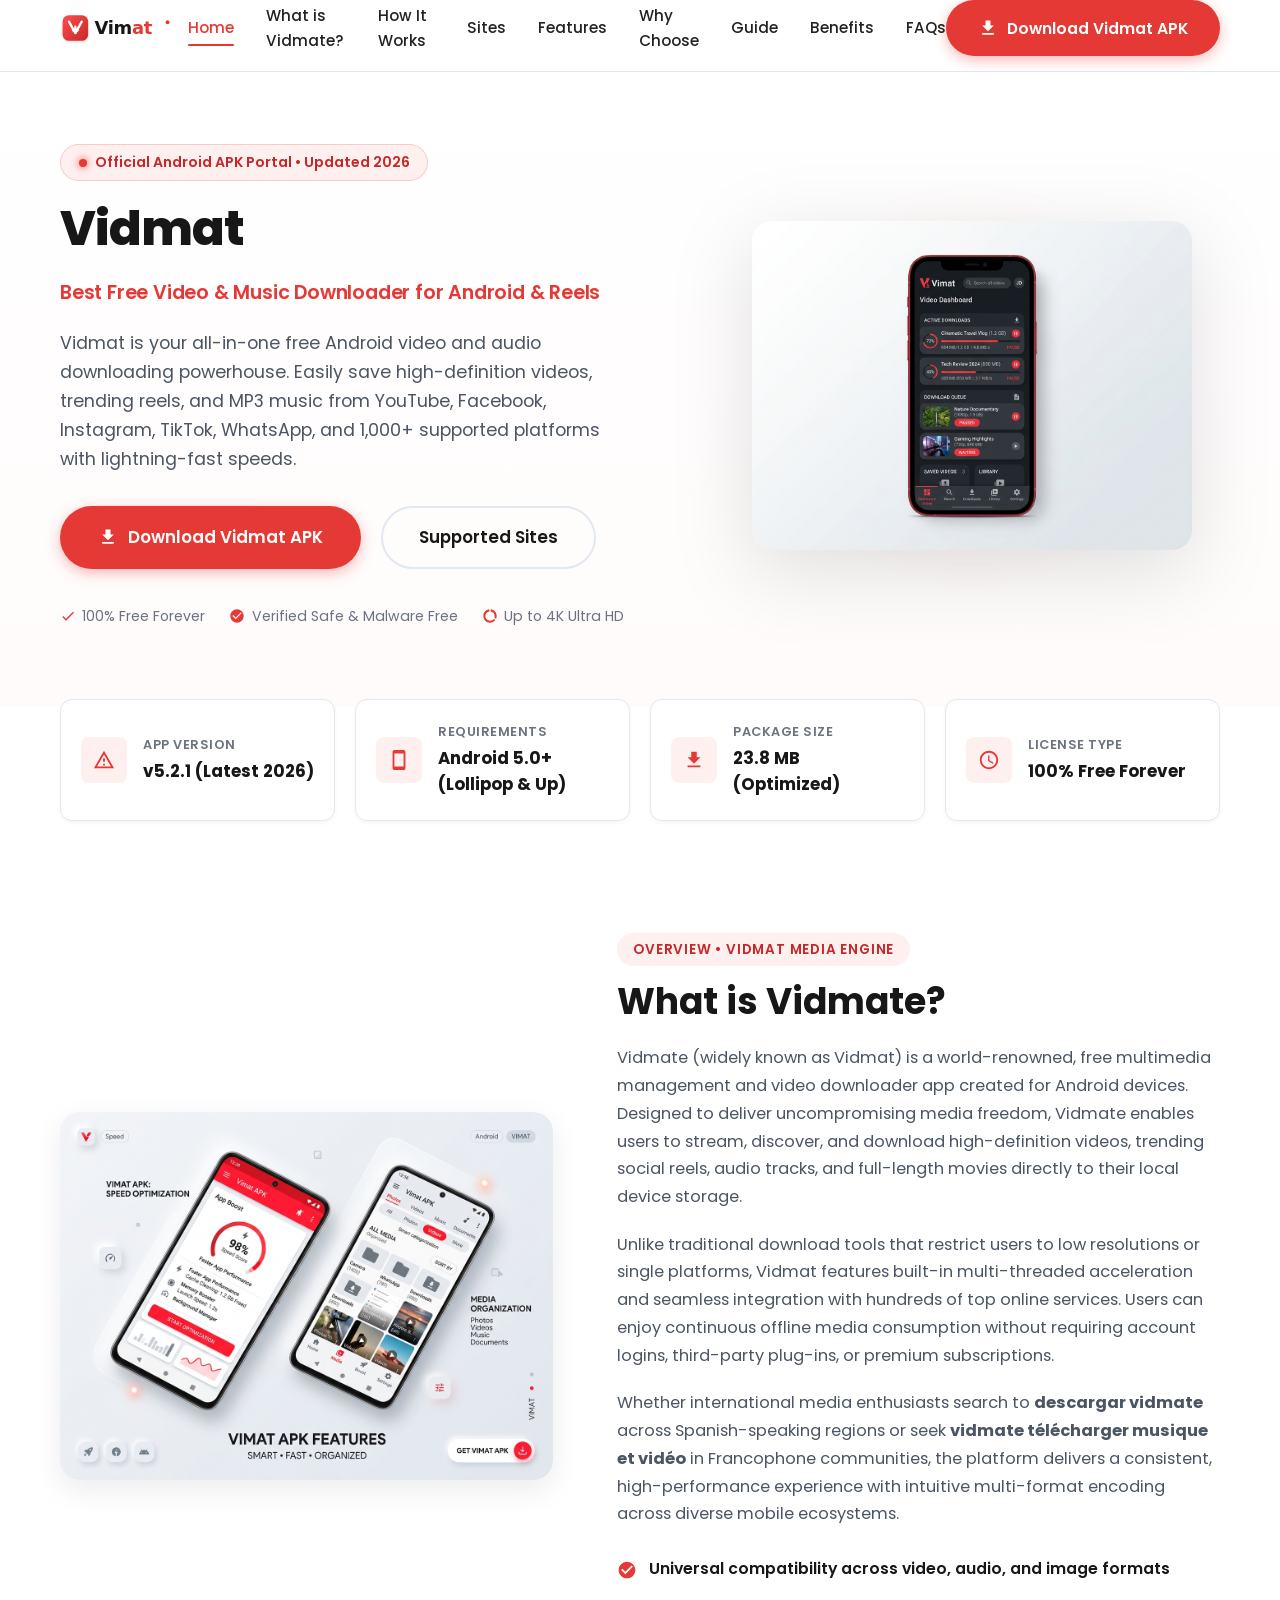
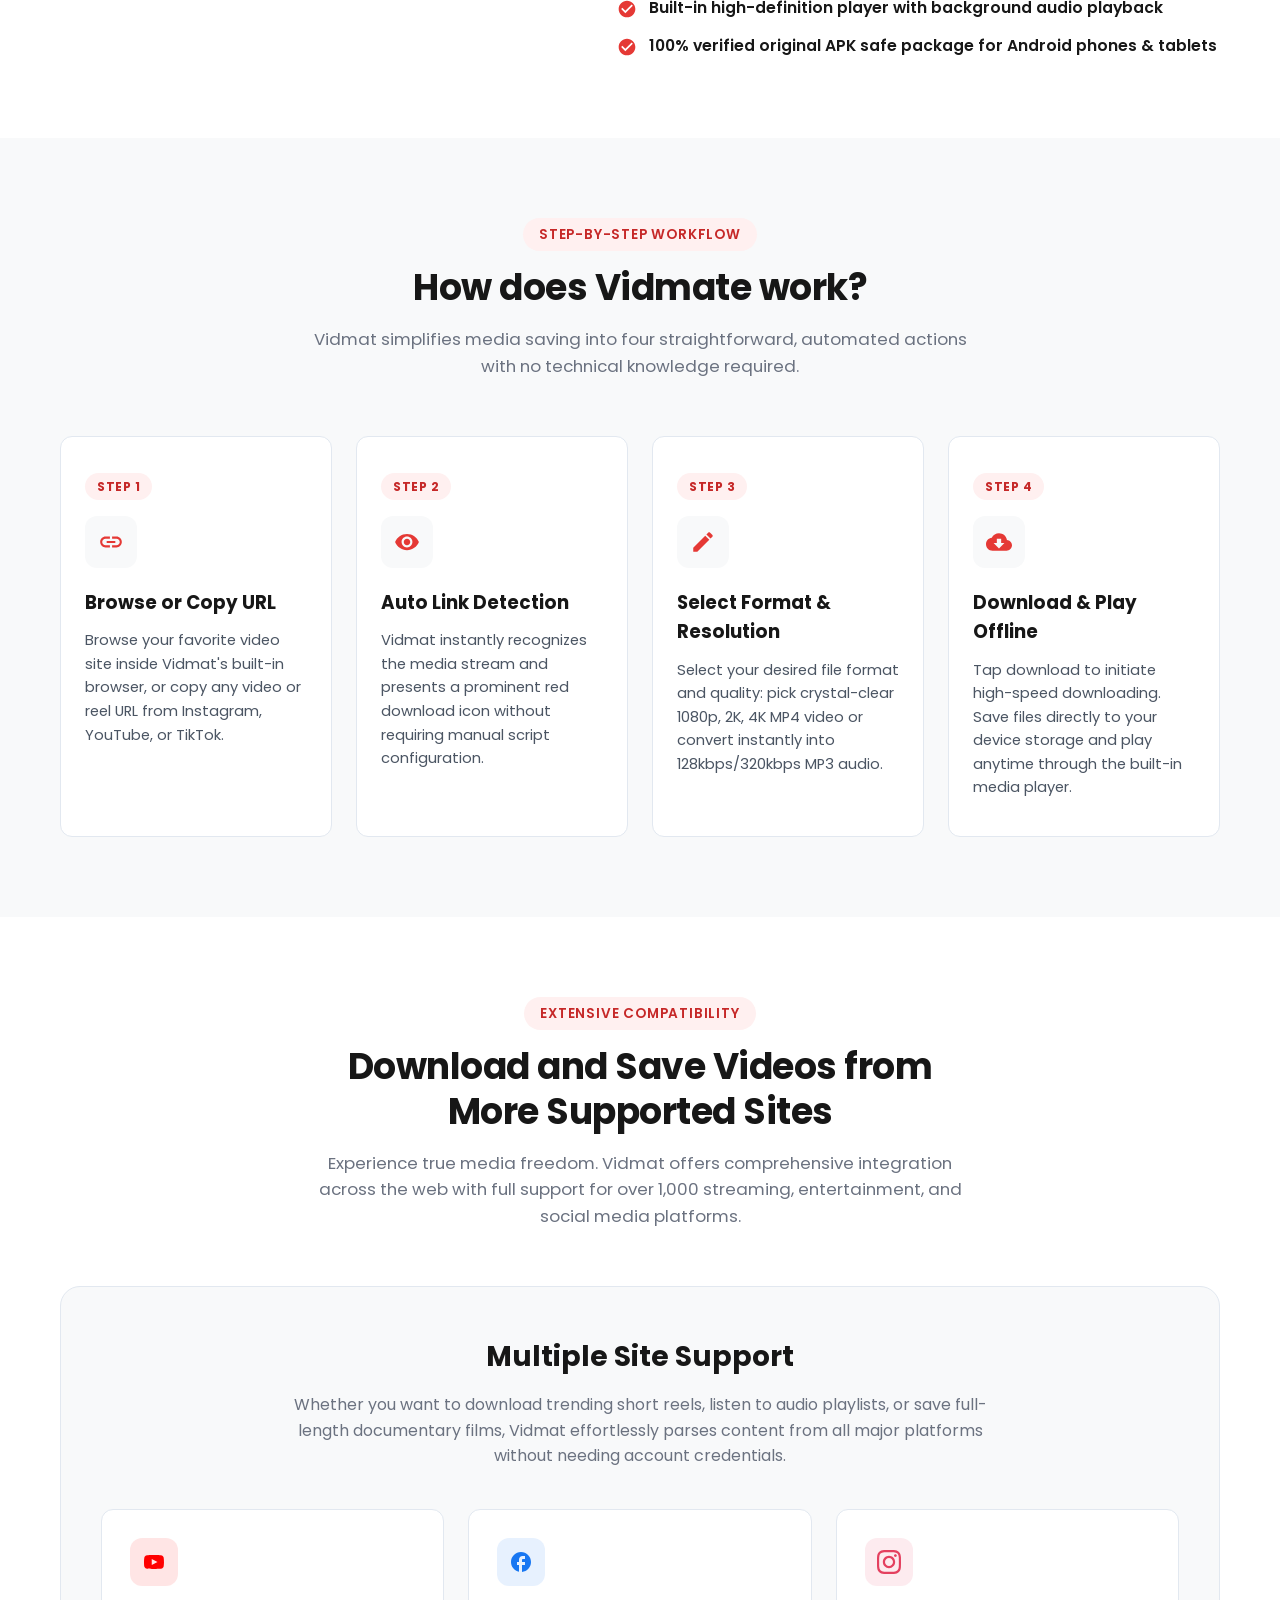
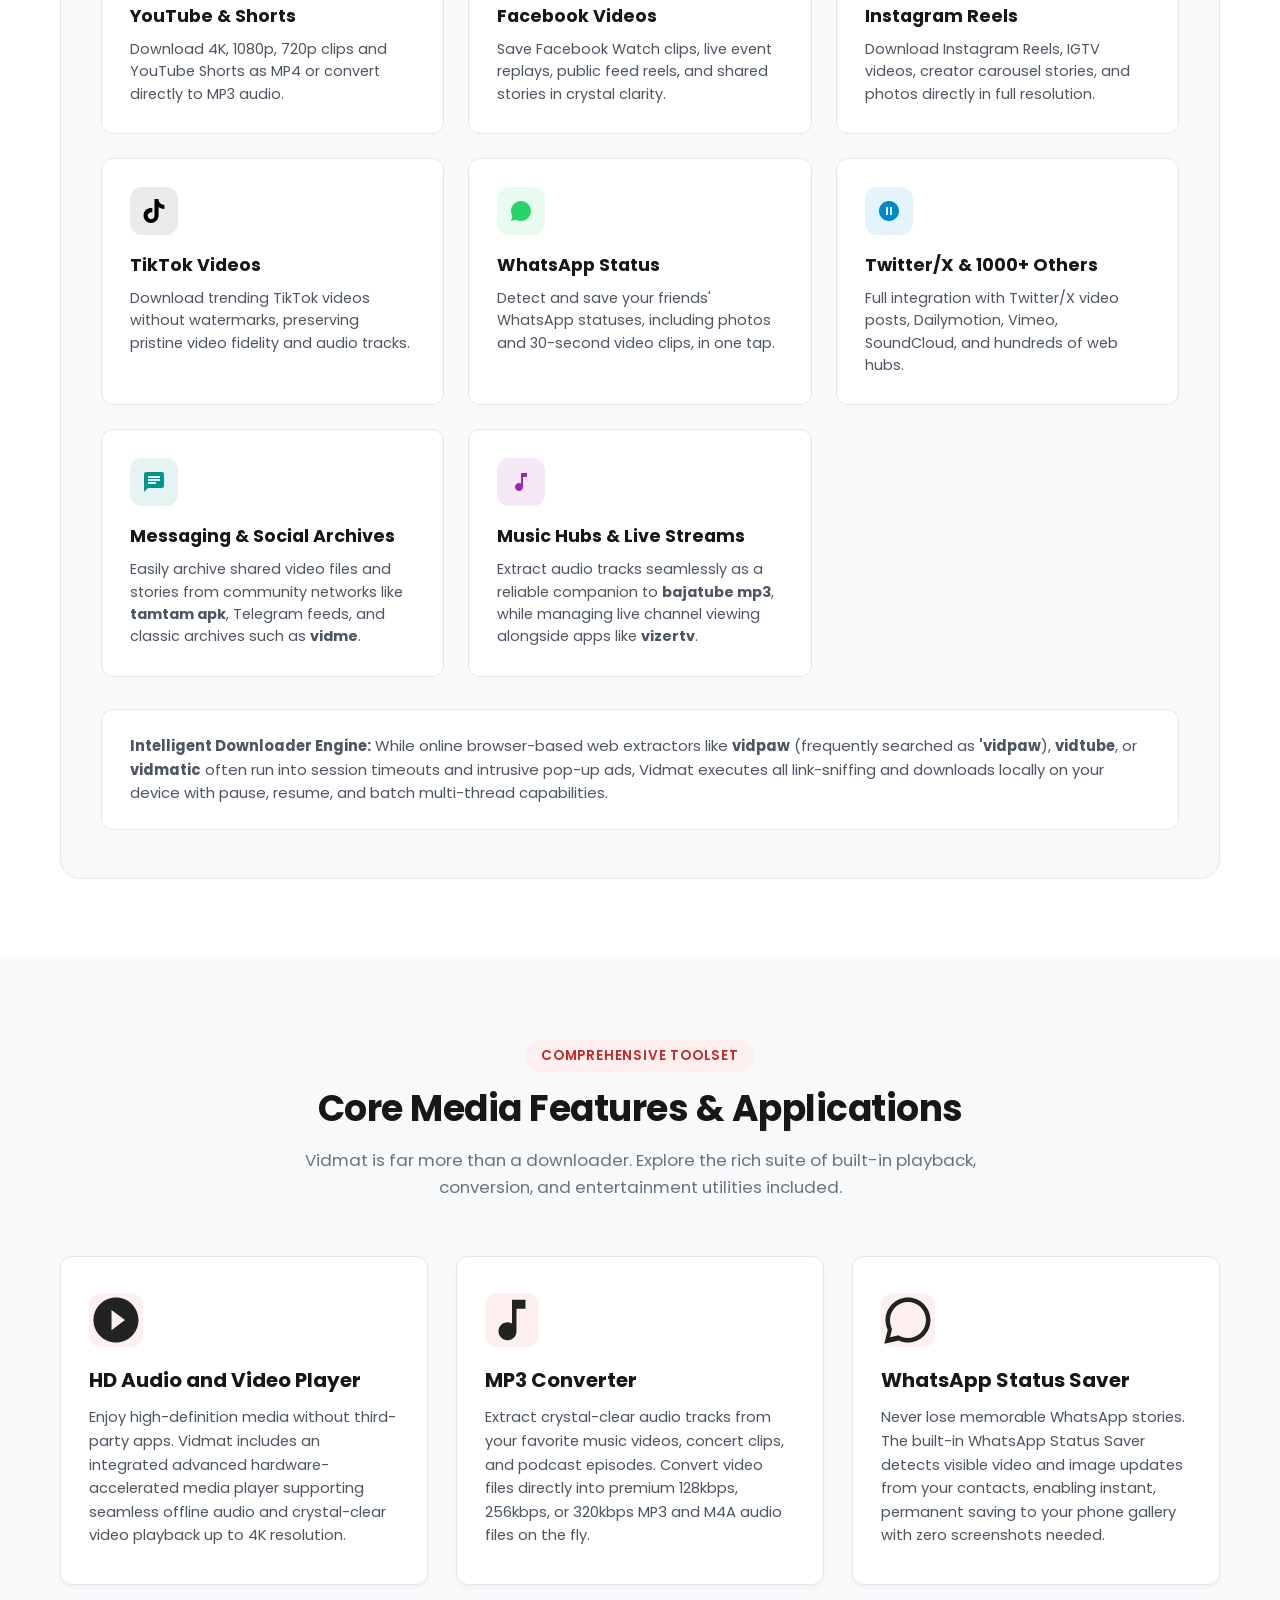
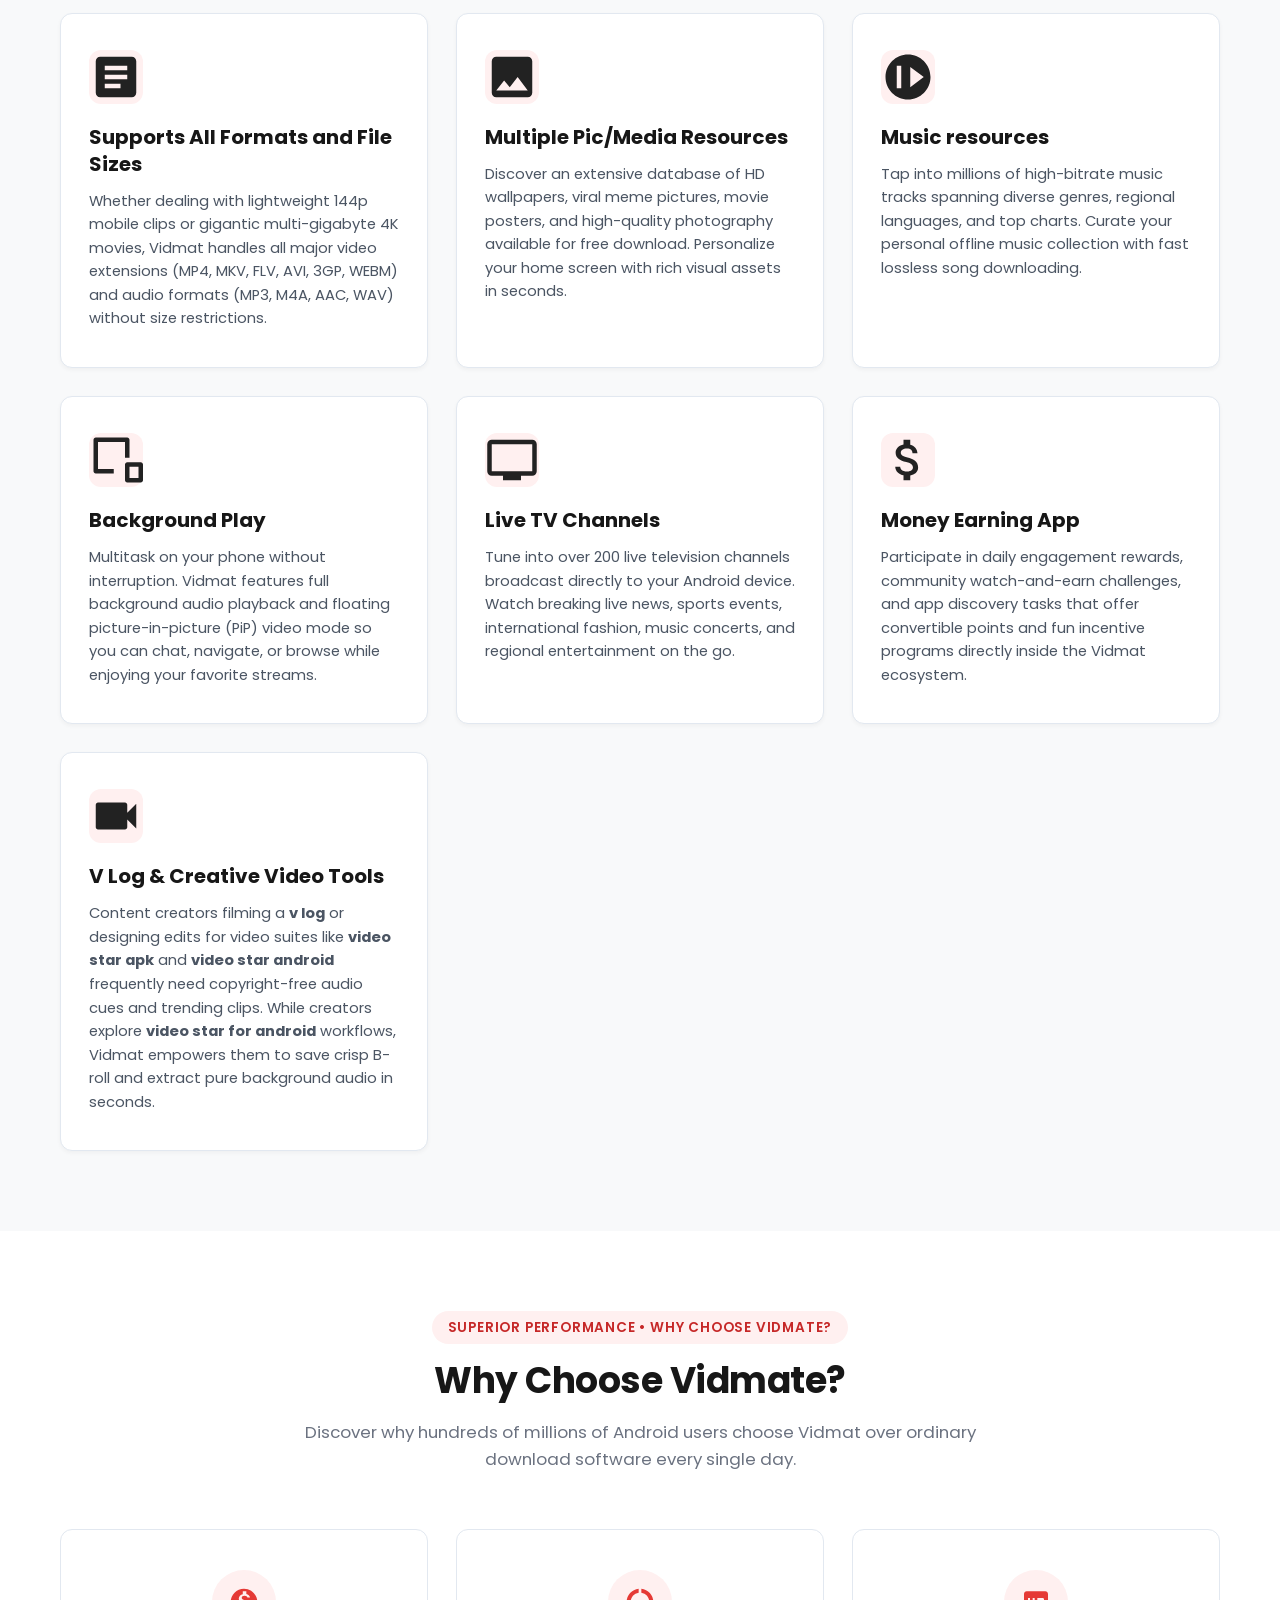
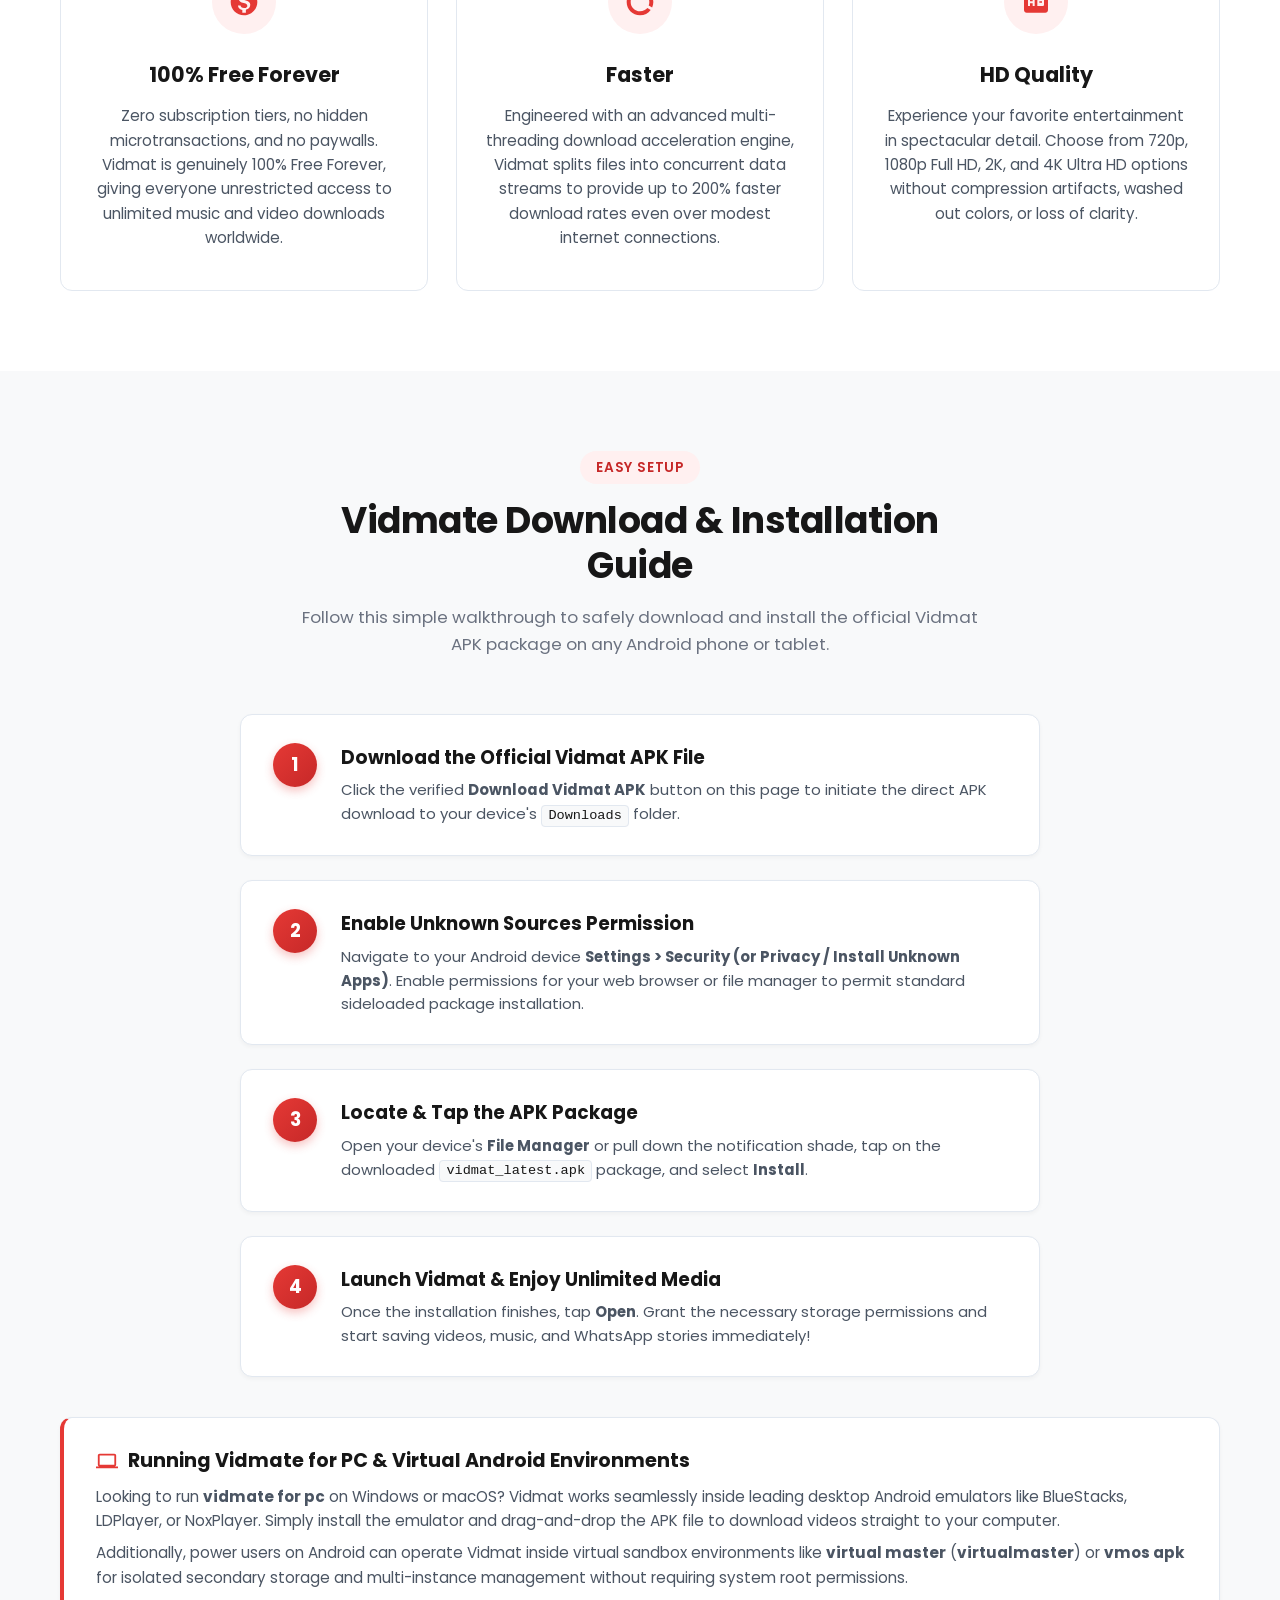
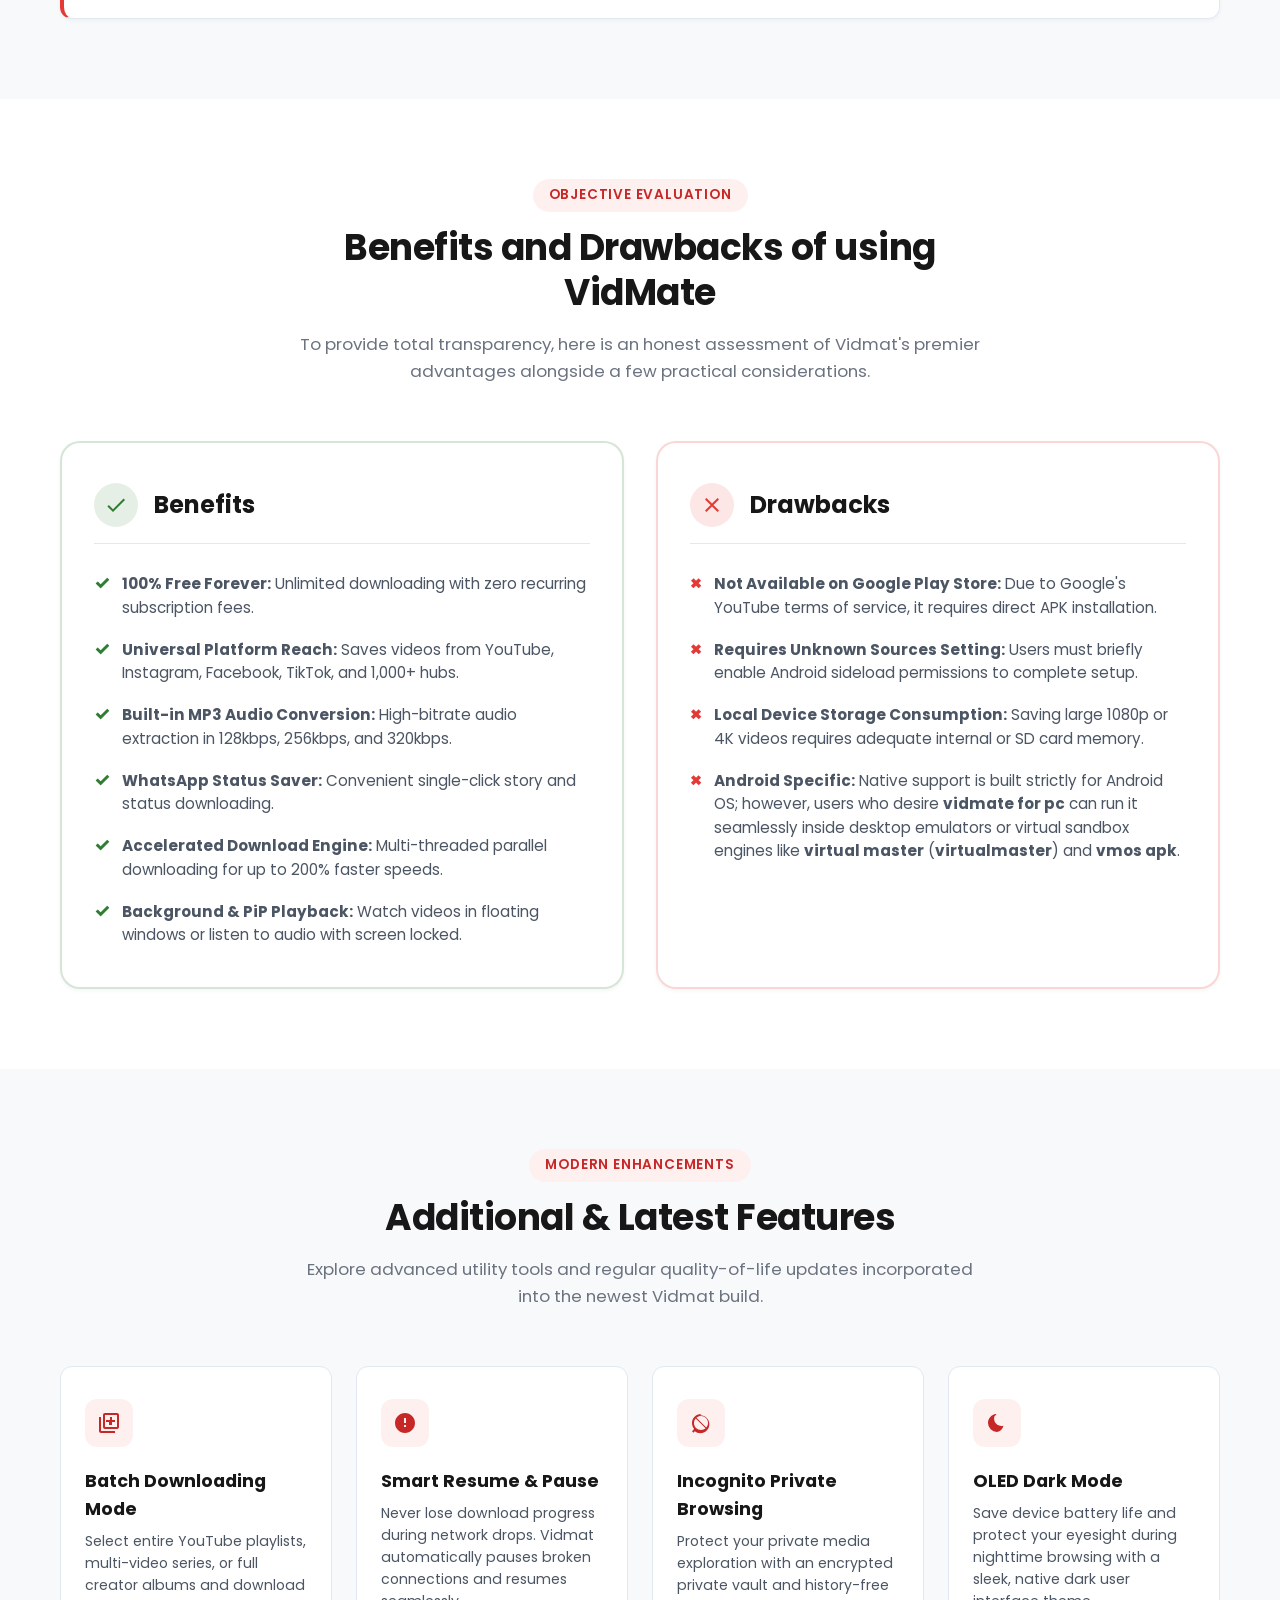
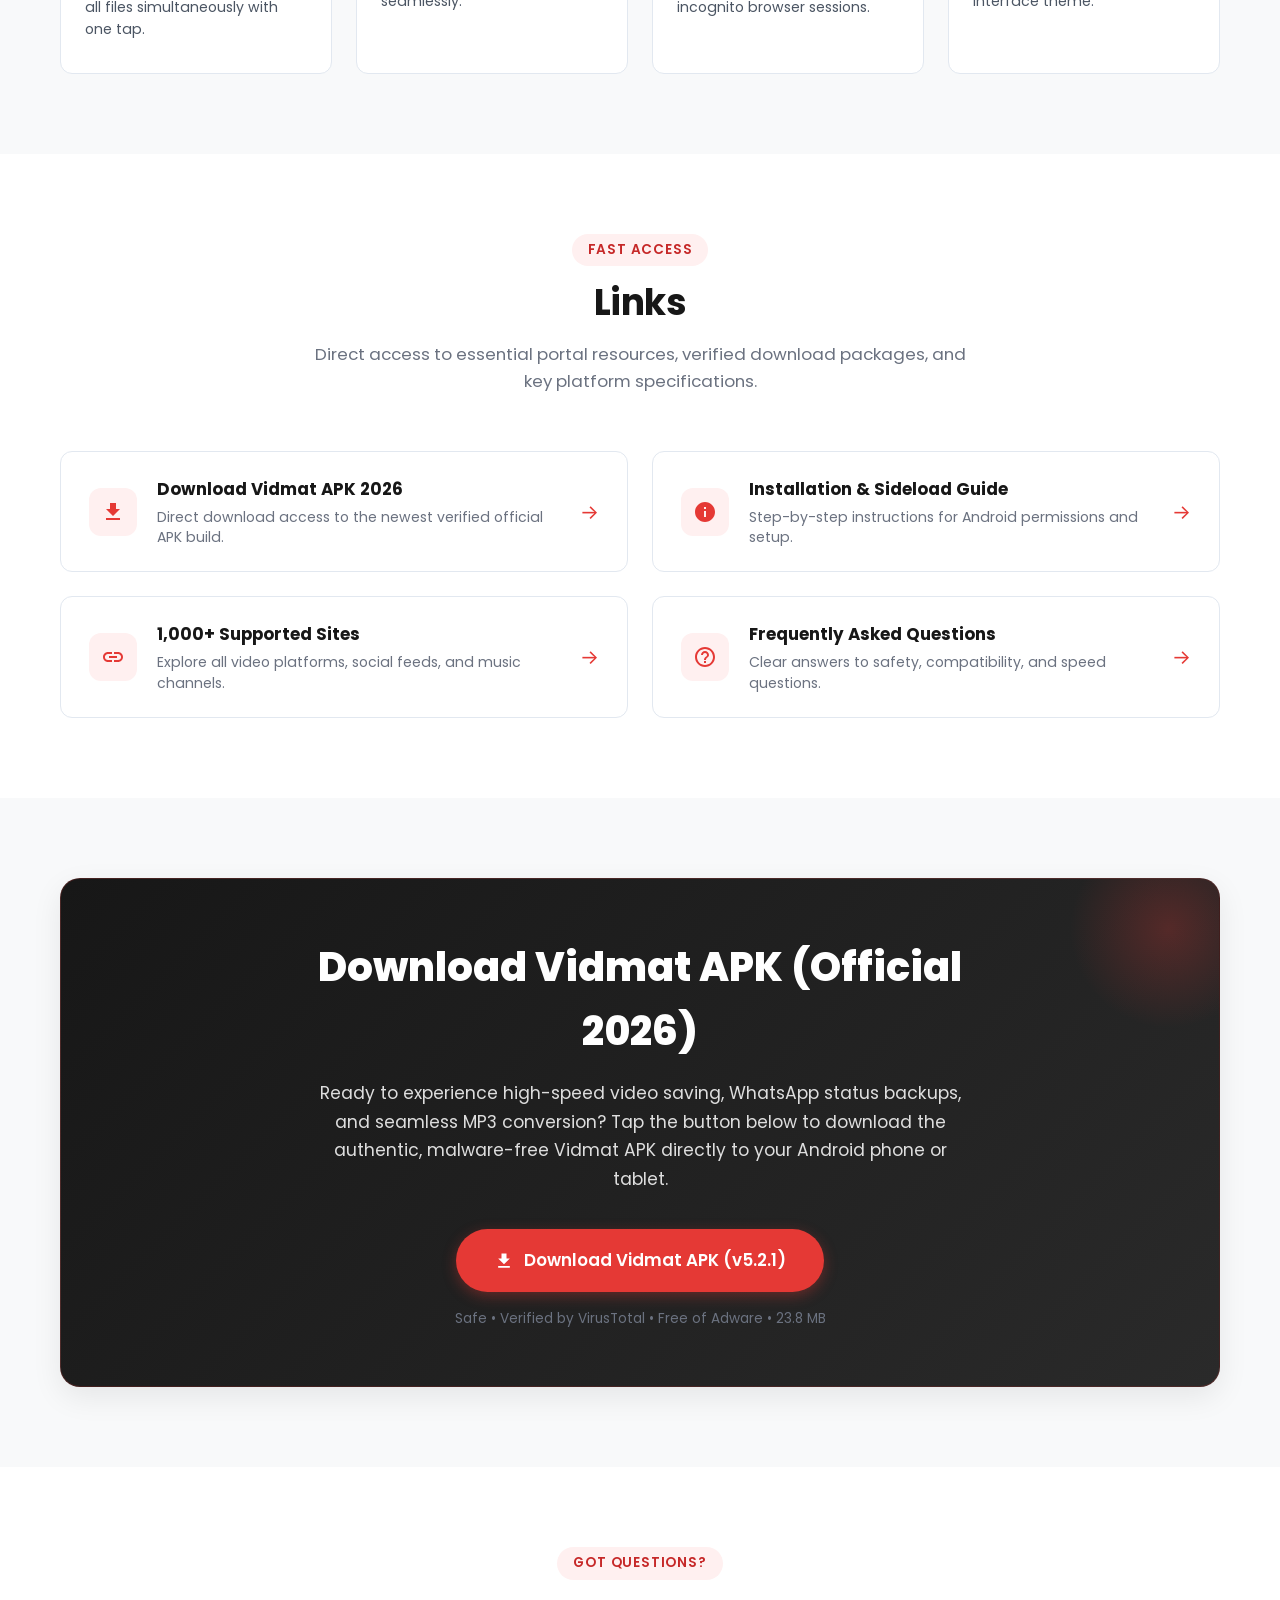
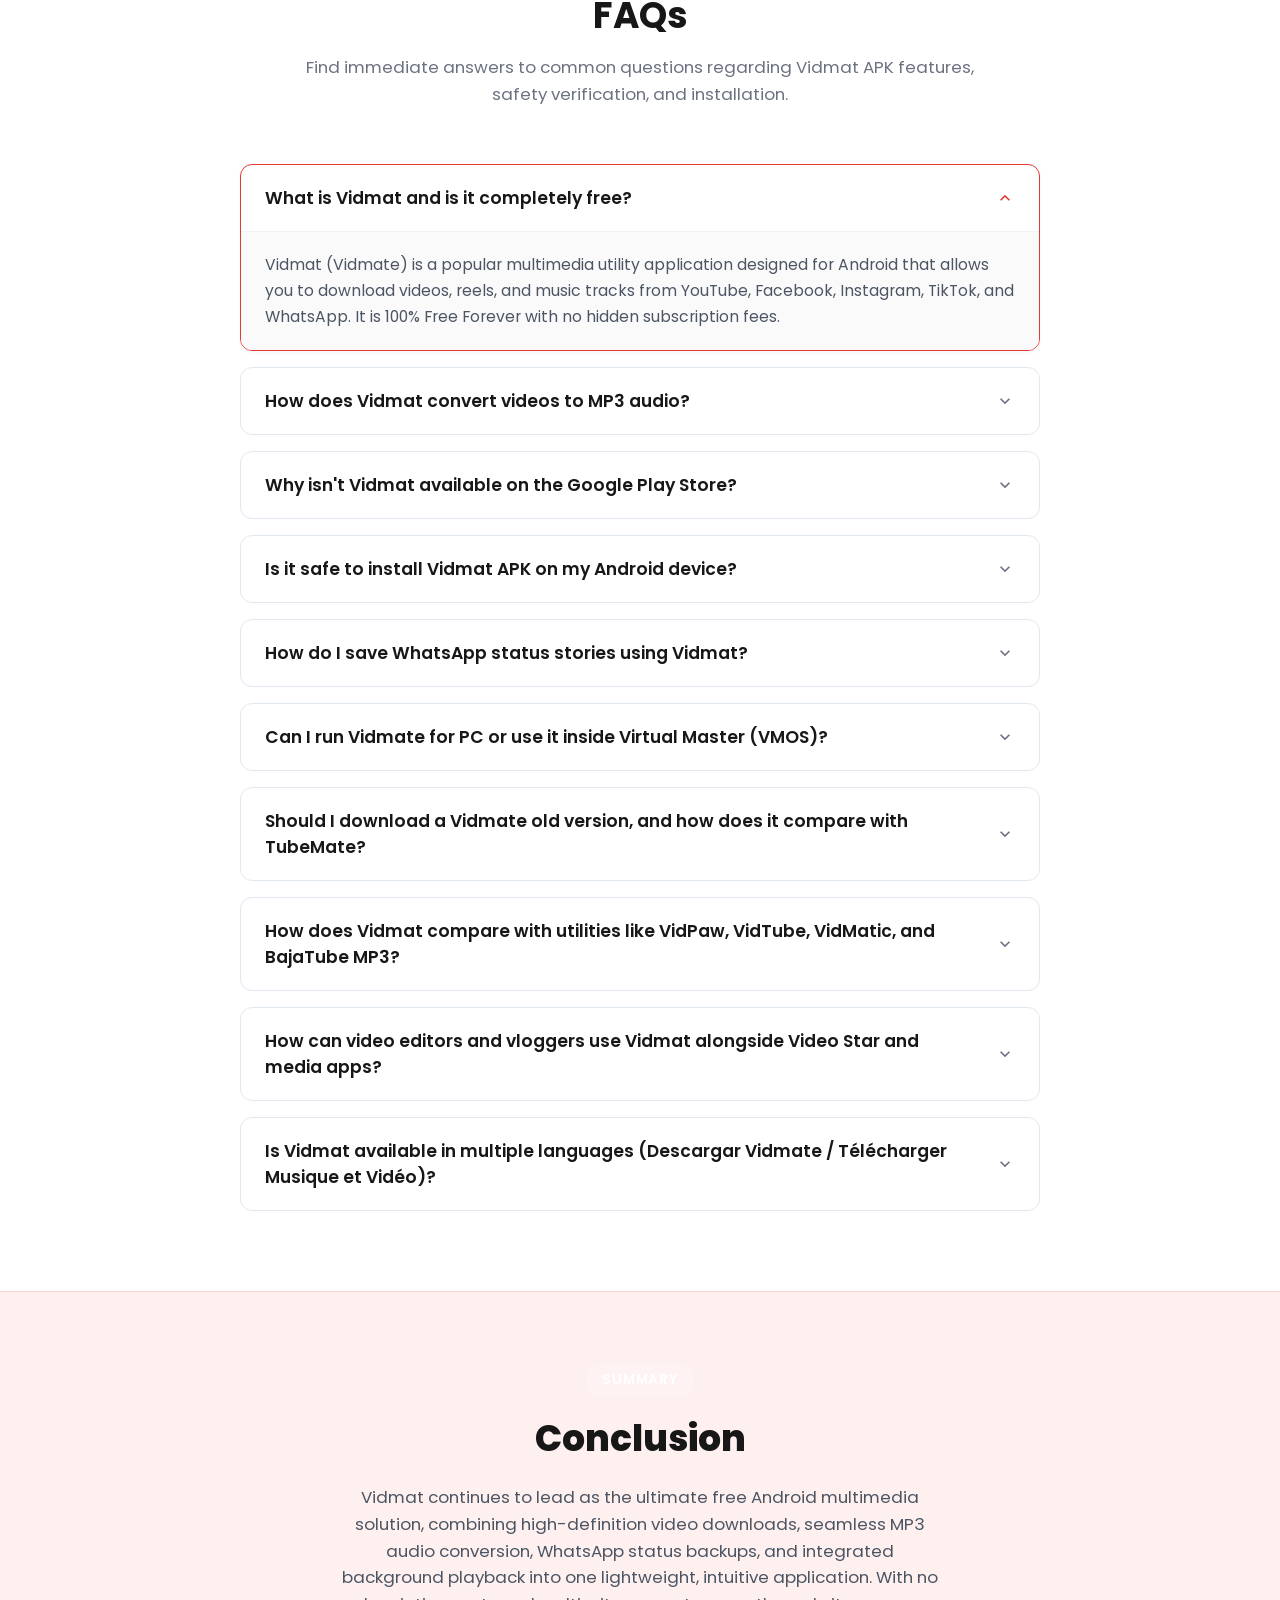
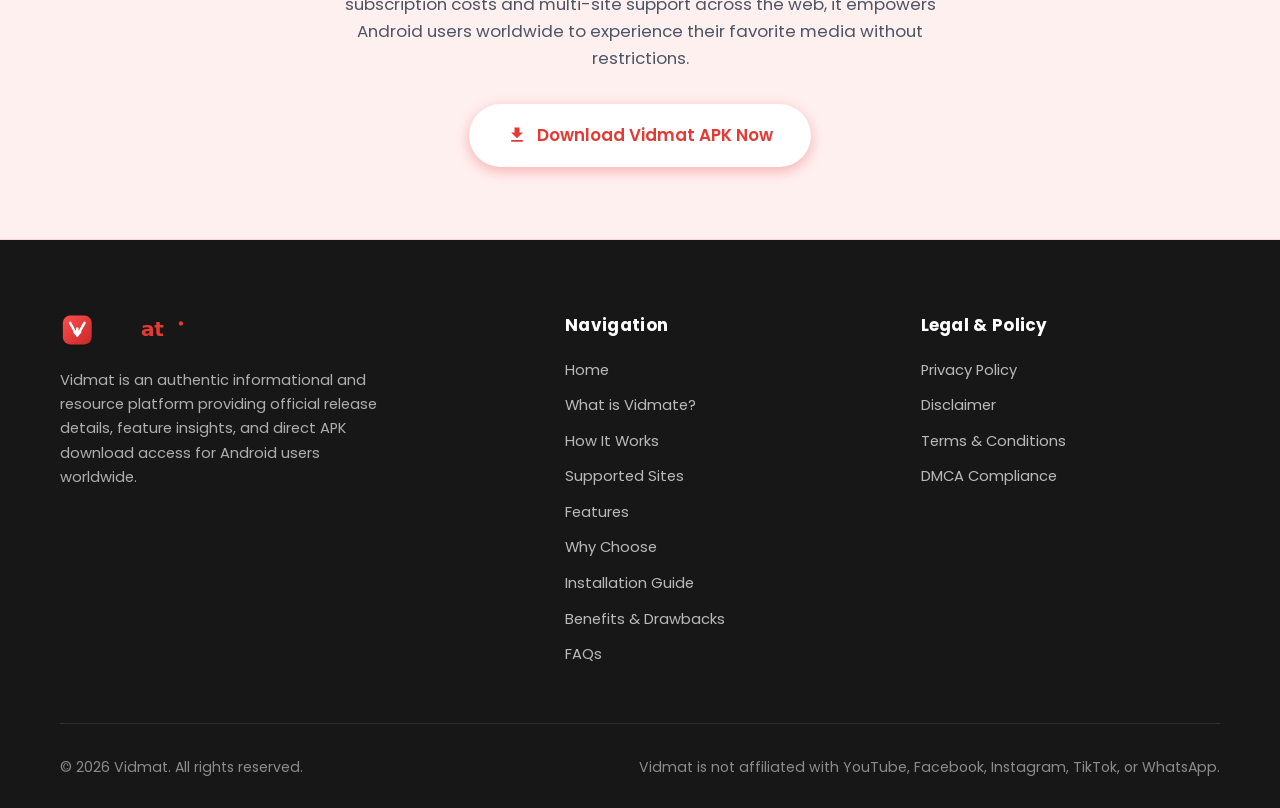
<file: index.html>
<!DOCTYPE html>
<html lang="en">

<head>
  <meta charset="UTF-8">
  <meta name="viewport" content="width=device-width, initial-scale=1.0">
  <meta http-equiv="X-UA-Compatible" content="ie=edge">

  <!-- Primary SEO Meta Tags -->
  <title>Vidmat APK Download - Free HD Video & Music Downloader App</title>
  <meta name="title" content="Vidmat APK Download - Free HD Video & Music Downloader App">
  <meta name="description"
    content="Vidmat provides fast HD video and music downloads for Android. Discover how to descargar Vidmat, run Vidmate for PC, convert to MP3, and explore the official safe APK!">
  <meta name="keywords"
    content="Vidmat, Vidmat APK, download Vidmat, Vidmate APK download, descargar vidmate, vidmate télécharger musique et vidéo, vidmate for pc, vidmate old version, virtualmaster, video star apk, vidpaw, bajatube mp3, free video downloader, MP3 converter">
  <meta name="robots" content="index, follow">
  <meta name="google-site-verification" content="gTkA-B6f3U-gZTK85P83LOPx6sU4QbuiREYMwpMC9Og">

  <!-- Canonical URL -->
  <link rel="canonical" href="https://vidmat-ipg4.vercel.app/">

  <!-- Favicon -->
  <link rel="icon" type="image/svg+xml" href="assets/icons/favicon.svg">
  <link rel="apple-touch-icon" href="assets/icons/favicon.svg">

  <!-- Open Graph / Facebook -->
  <meta property="og:type" content="website">
  <meta property="og:url" content="https://vidmat-ipg4.vercel.app/">
  <meta property="og:title" content="Vidmat APK Download - Free HD Video &amp; Music Downloader App">
  <meta property="og:description"
    content="Vidmat provides fast HD video and music download services for Android devices worldwide from top media platforms. Download the safe official APK file today!">
  <meta property="og:image" content="assets/images/hero-mockup.jpg">

  <!-- Twitter -->
  <meta property="twitter:card" content="summary_large_image">
  <meta property="twitter:url" content="https://vidmat-ipg4.vercel.app/">
  <meta property="twitter:title" content="Vidmat APK Download - Free HD Video &amp; Music Downloader App">
  <meta property="twitter:description"
    content="Vidmat provides fast HD video and music download services for Android devices worldwide from top media platforms. Download the safe official APK file today!">
  <meta property="twitter:image" content="assets/images/hero-mockup.jpg">

  <!-- Google Fonts -->
  <link rel="preconnect" href="https://fonts.googleapis.com">
  <link rel="preconnect" href="https://fonts.gstatic.com" crossorigin>
  <link
    href="https://fonts.googleapis.com/css2?family=Inter:wght@400;500;600;700&family=Poppins:wght@500;600;700;800&display=swap"
    rel="stylesheet">

  <!-- Main Stylesheet -->
  <link rel="stylesheet" href="css/style.css">
</head>

<body>

  <!-- =========================================================================
       HEADER / STICKY NAVBAR
       ========================================================================= -->
  <header class="header" id="header">
    <div class="container">
      <nav class="navbar" aria-label="Main Navigation">
        <!-- Logo -->
        <a href="#hero" class="nav-brand" aria-label="Vidmat Home Page">
          <img src="assets/logo/vimat-logo.svg" alt="Vidmat Logo" class="logo-img" width="160" height="40">
        </a>

        <!-- Desktop Links -->
        <ul class="nav-menu">
          <li><a href="#hero" class="nav-link active">Home</a></li>
          <li><a href="#about" class="nav-link">What is Vidmate?</a></li>
          <li><a href="#workflow" class="nav-link">How It Works</a></li>
          <li><a href="#supported-sites" class="nav-link">Sites</a></li>
          <li><a href="#features" class="nav-link">Features</a></li>
          <li><a href="#why-choose" class="nav-link">Why Choose</a></li>
          <li><a href="#guide" class="nav-link">Guide</a></li>
          <li><a href="#pros-cons" class="nav-link">Benefits</a></li>
          <li><a href="#faq" class="nav-link">FAQs</a></li>
        </ul>

        <!-- Right Side CTA -->
        <div class="nav-cta">
          <a href="#download" class="btn btn-primary">
            <svg class="btn-icon" viewBox="0 0 24 24" fill="currentColor">
              <path d="M19 9h-4V3H9v6H5l7 7 7-7zM5 18v2h14v-2H5z" />
            </svg>
            Download Vidmat APK
          </a>
        </div>

        <!-- Mobile Hamburger Button -->
        <button class="hamburger" aria-label="Toggle navigation menu" aria-expanded="false" aria-controls="nav-menu">
          <span class="hamburger-icon">
            <span class="hamburger-line"></span>
            <span class="hamburger-line"></span>
            <span class="hamburger-line"></span>
          </span>
        </button>
      </nav>
    </div>
  </header>

  <main>
    <!-- =========================================================================
         1. HERO SECTION
         ========================================================================= -->
    <section class="hero" id="hero">
      <div class="container">
        <div class="hero-grid">
          <!-- Hero Left Content -->
          <div class="hero-content">
            <div class="hero-badge">
              <span class="hero-badge-icon"></span>
              Official Android APK Portal &bull; Updated 2026
            </div>

            <!-- H1 HEADING AS PROVIDED -->
            <h1 class="hero-title">Vidmat</h1>
            <p class="hero-tagline">Best Free Video &amp; Music Downloader for Android &amp; Reels</p>

            <p class="hero-description">
              Vidmat is your all-in-one free Android video and audio downloading powerhouse. Easily save high-definition
              videos, trending reels, and MP3 music from YouTube, Facebook, Instagram, TikTok, WhatsApp, and 1,000+
              supported platforms with lightning-fast speeds.
            </p>

            <div class="hero-actions">
              <a href="#download" class="btn btn-primary btn-lg">
                <svg class="btn-icon" viewBox="0 0 24 24" fill="currentColor">
                  <path d="M19 9h-4V3H9v6H5l7 7 7-7zM5 18v2h14v-2H5z" />
                </svg>
                Download Vidmat APK
              </a>
              <a href="#supported-sites" class="btn btn-secondary btn-lg">
                Supported Sites
              </a>
            </div>

            <div class="hero-meta">
              <div class="hero-meta-item">
                <svg class="hero-meta-icon" viewBox="0 0 24 24">
                  <path d="M9 16.17L4.83 12l-1.42 1.41L9 19 21 7l-1.41-1.41z" />
                </svg>
                <span>100% Free Forever</span>
              </div>
              <div class="hero-meta-item">
                <svg class="hero-meta-icon" viewBox="0 0 24 24">
                  <path
                    d="M12 2C6.48 2 2 6.48 2 12s4.48 10 10 10 10-4.48 10-10S17.52 2 12 2zm-2 15l-5-5 1.41-1.41L10 14.17l7.59-7.59L19 8l-9 9z" />
                </svg>
                <span>Verified Safe &amp; Malware Free</span>
              </div>
              <div class="hero-meta-item">
                <svg class="hero-meta-icon" viewBox="0 0 24 24">
                  <path
                    d="M13 2.05v3.03c3.39.49 6 3.39 6 6.92 0 .9-.18 1.75-.48 2.54l2.6 1.53c.56-1.24.88-2.62.88-4.07 0-5.18-3.95-9.45-9-9.95zM12 19c-3.87 0-7-3.13-7-7 0-3.53 2.61-6.43 6-6.92V2.05c-5.05.5-9 4.76-9 9.95 0 5.52 4.47 10 9.99 10 3.31 0 6.24-1.61 8.01-4.09l-2.45-1.45C16.32 17.81 14.3 19 12 19z" />
                </svg>
                <span>Up to 4K Ultra HD</span>
              </div>
            </div>
          </div>

          <!-- Hero Right Visual -->
          <div class="hero-visual">
            <div class="hero-bg-shape"></div>
            <div class="hero-image-wrapper">
              <img src="assets/images/hero-mockup.jpg" alt="Vidmat APK interface for Android devices" class="hero-image"
                width="440" height="330" loading="eager">
            </div>
          </div>
        </div>
      </div>
    </section>

    <!-- =========================================================================
         2. QUICK APP INFORMATION BAR
         ========================================================================= -->
    <section class="quick-info-section" id="quick-info">
      <div class="container">
        <div class="quick-info-grid">
          <!-- Card 1: Version -->
          <div class="info-card">
            <div class="info-icon-wrapper">
              <svg class="info-icon" viewBox="0 0 24 24">
                <path d="M12 2L1 21h22L12 2zm0 3.99L19.53 19H4.47L12 5.99zM11 16h2v2h-2zm0-6h2v4h-2z" />
              </svg>
            </div>
            <div class="info-details">
              <span class="info-label">App Version</span>
              <span class="info-value">v5.2.1 (Latest 2026)</span>
            </div>
          </div>

          <!-- Card 2: Android Support -->
          <div class="info-card">
            <div class="info-icon-wrapper">
              <svg class="info-icon" viewBox="0 0 24 24">
                <path
                  d="M17 1.01L7 1c-1.1 0-2 .9-2 2v18c0 1.1.9 2 2 2h10c1.1 0 2-.9 2-2V3c0-1.1-.9-1.99-2-1.99zM17 19H7V5h10v14z" />
              </svg>
            </div>
            <div class="info-details">
              <span class="info-label">Requirements</span>
              <span class="info-value">Android 5.0+ (Lollipop &amp; Up)</span>
            </div>
          </div>

          <!-- Card 3: App Size -->
          <div class="info-card">
            <div class="info-icon-wrapper">
              <svg class="info-icon" viewBox="0 0 24 24">
                <path d="M19 9h-4V3H9v6H5l7 7 7-7zM5 18v2h14v-2H5z" />
              </svg>
            </div>
            <div class="info-details">
              <span class="info-label">Package Size</span>
              <span class="info-value">23.8 MB (Optimized)</span>
            </div>
          </div>

          <!-- Card 4: Price & License -->
          <div class="info-card">
            <div class="info-icon-wrapper">
              <svg class="info-icon" viewBox="0 0 24 24">
                <path
                  d="M11.99 2C6.47 2 2 6.48 2 12s4.47 10 9.99 10C17.52 22 22 17.52 22 12S17.52 2 11.99 2zM12 20c-4.42 0-8-3.58-8-8s3.58-8 8-8 8 3.58 8 8-3.58 8-8 8zm.5-13H11v6l5.25 3.15.75-1.23-4.5-2.67z" />
              </svg>
            </div>
            <div class="info-details">
              <span class="info-label">License Type</span>
              <span class="info-value">100% Free Forever</span>
            </div>
          </div>
        </div>
      </div>
    </section>

    <!-- =========================================================================
         3. WHAT IS VIDMATE?
         ========================================================================= -->
    <section class="section" id="about">
      <div class="container">
        <div class="about-grid">
          <!-- Left Visual -->
          <div class="about-visual">
            <img src="assets/images/about-preview.jpg" alt="What is Vidmate Android app interface preview"
              class="about-image" width="500" height="375" loading="lazy">
          </div>

          <!-- Right Content -->
          <div class="about-content">
            <span class="section-tag">Overview &bull; Vidmat Media Engine</span>
            <h2>What is Vidmate?</h2>

            <p>
              Vidmate (widely known as Vidmat) is a world-renowned, free multimedia management and video downloader app
              created for Android devices. Designed to deliver uncompromising media freedom, Vidmate enables users to
              stream, discover, and download high-definition videos, trending social reels, audio tracks, and
              full-length movies directly to their local device storage.
            </p>

            <p>
              Unlike traditional download tools that restrict users to low resolutions or single platforms, Vidmat
              features built-in multi-threaded acceleration and seamless integration with hundreds of top online
              services. Users can enjoy continuous offline media consumption without requiring account logins,
              third-party plug-ins, or premium subscriptions.
            </p>

            <p>
              Whether international media enthusiasts search to <strong>descargar vidmate</strong> across Spanish-speaking regions or seek <strong>vidmate télécharger musique et vidéo</strong> in Francophone communities, the platform delivers a consistent, high-performance experience with intuitive multi-format encoding across diverse mobile ecosystems.
            </p>

            <div class="about-bullets">
              <div class="bullet-item">
                <svg class="bullet-icon" viewBox="0 0 24 24">
                  <path
                    d="M12 2C6.48 2 2 6.48 2 12s4.48 10 10 10 10-4.48 10-10S17.52 2 12 2zm-2 15l-5-5 1.41-1.41L10 14.17l7.59-7.59L19 8l-9 9z" />
                </svg>
                <span class="bullet-text">Universal compatibility across video, audio, and image formats</span>
              </div>
              <div class="bullet-item">
                <svg class="bullet-icon" viewBox="0 0 24 24">
                  <path
                    d="M12 2C6.48 2 2 6.48 2 12s4.48 10 10 10 10-4.48 10-10S17.52 2 12 2zm-2 15l-5-5 1.41-1.41L10 14.17l7.59-7.59L19 8l-9 9z" />
                </svg>
                <span class="bullet-text">Built-in high-definition player with background audio playback</span>
              </div>
              <div class="bullet-item">
                <svg class="bullet-icon" viewBox="0 0 24 24">
                  <path
                    d="M12 2C6.48 2 2 6.48 2 12s4.48 10 10 10 10-4.48 10-10S17.52 2 12 2zm-2 15l-5-5 1.41-1.41L10 14.17l7.59-7.59L19 8l-9 9z" />
                </svg>
                <span class="bullet-text">100% verified original APK safe package for Android phones &amp;
                  tablets</span>
              </div>
            </div>
          </div>
        </div>
      </div>
    </section>

    <!-- =========================================================================
         4. HOW DOES VIDMATE WORK?
         ========================================================================= -->
    <section class="section section-light" id="workflow">
      <div class="container">
        <div class="section-header">
          <span class="section-tag">Step-by-Step Workflow</span>
          <h2 class="section-title">How does Vidmate work?</h2>
          <p class="section-subtitle">
            Vidmat simplifies media saving into four straightforward, automated actions with no technical knowledge
            required.
          </p>
        </div>

        <div class="workflow-steps-grid">
          <!-- Step 1 -->
          <div class="workflow-card">
            <div class="workflow-step-badge">Step 1</div>
            <div class="workflow-icon-box">
              <svg viewBox="0 0 24 24" fill="currentColor">
                <path
                  d="M3.9 12c0-1.71 1.39-3.1 3.1-3.1h4V7H7c-2.76 0-5 2.24-5 5s2.24 5 5 5h4v-1.9H7c-1.71 0-3.1-1.39-3.1-3.1zM8 13h8v-2H8v2zm9-6h-4v1.9h4c1.71 0 3.1 1.39 3.1 3.1s-1.39 3.1-3.1 3.1h-4V17h4c2.76 0 5-2.24 5-5s-2.24-5-5-5z" />
              </svg>
            </div>
            <h3 class="workflow-title">Browse or Copy URL</h3>
            <p class="workflow-desc">
              Browse your favorite video site inside Vidmat's built-in browser, or copy any video or reel URL from
              Instagram, YouTube, or TikTok.
            </p>
          </div>

          <!-- Step 2 -->
          <div class="workflow-card">
            <div class="workflow-step-badge">Step 2</div>
            <div class="workflow-icon-box">
              <svg viewBox="0 0 24 24" fill="currentColor">
                <path
                  d="M12 4.5C7 4.5 2.73 7.61 1 12c1.73 4.39 6 7.5 11 7.5s9.27-3.11 11-7.5c-1.73-4.39-6-7.5-11-7.5zM12 17c-2.76 0-5-2.24-5-5s2.24-5 5-5 5 2.24 5 5-2.24 5-5 5zm0-8c-1.66 0-3 1.34-3 3s1.34 3 3 3 3-1.34 3-3-1.34-3-3-3z" />
              </svg>
            </div>
            <h3 class="workflow-title">Auto Link Detection</h3>
            <p class="workflow-desc">
              Vidmat instantly recognizes the media stream and presents a prominent red download icon without requiring
              manual script configuration.
            </p>
          </div>

          <!-- Step 3 -->
          <div class="workflow-card">
            <div class="workflow-step-badge">Step 3</div>
            <div class="workflow-icon-box">
              <svg viewBox="0 0 24 24" fill="currentColor">
                <path
                  d="M3 17.25V21h3.75L17.81 9.94l-3.75-3.75L3 17.25zM20.71 7.04c.39-.39.39-1.02 0-1.41l-2.34-2.34c-.39-.39-1.02-.39-1.41 0l-1.83 1.83 3.75 3.75 1.83-1.83z" />
              </svg>
            </div>
            <h3 class="workflow-title">Select Format &amp; Resolution</h3>
            <p class="workflow-desc">
              Select your desired file format and quality: pick crystal-clear 1080p, 2K, 4K MP4 video or convert
              instantly into 128kbps/320kbps MP3 audio.
            </p>
          </div>

          <!-- Step 4 -->
          <div class="workflow-card">
            <div class="workflow-step-badge">Step 4</div>
            <div class="workflow-icon-box">
              <svg viewBox="0 0 24 24" fill="currentColor">
                <path
                  d="M19.35 10.04C18.67 6.59 15.64 4 12 4 9.11 4 6.6 5.64 5.35 8.04 2.34 8.36 0 10.91 0 14c0 3.31 2.69 6 6 6h13c2.76 0 5-2.24 5-5 0-2.64-2.05-4.78-4.65-4.96zM17 13l-5 5-5-5h3V9h4v4h3z" />
              </svg>
            </div>
            <h3 class="workflow-title">Download &amp; Play Offline</h3>
            <p class="workflow-desc">
              Tap download to initiate high-speed downloading. Save files directly to your device storage and play
              anytime through the built-in media player.
            </p>
          </div>
        </div>
      </div>
    </section>

    <!-- =========================================================================
         5. SUPPORTED SITES & MULTIPLE SITE SUPPORT
         ========================================================================= -->
    <section class="section" id="supported-sites">
      <div class="container">
        <div class="section-header">
          <span class="section-tag">Extensive Compatibility</span>
          <h2 class="section-title">Download and Save Videos from More Supported Sites</h2>
          <p class="section-subtitle">
            Experience true media freedom. Vidmat offers comprehensive integration across the web with full support for
            over 1,000 streaming, entertainment, and social media platforms.
          </p>
        </div>

        <div class="multi-support-highlight">
          <div class="multi-support-header">
            <h2>Multiple Site Support</h2>
            <p>
              Whether you want to download trending short reels, listen to audio playlists, or save full-length
              documentary films, Vidmat effortlessly parses content from all major platforms without needing account
              credentials.
            </p>
          </div>

          <div class="sites-grid">
            <!-- Platform 1 -->
            <div class="site-card">
              <div class="site-icon-box yt-badge">
                <svg viewBox="0 0 24 24" fill="currentColor">
                  <path
                    d="M21.58 7.19c-.23-.86-.91-1.54-1.77-1.77C18.25 5 12 5 12 5s-6.25 0-7.81.42c-.86.23-1.54.91-1.77 1.77C2 8.75 2 12 2 12s0 3.25.42 4.81c.23.86.91 1.54 1.77 1.77C5.75 19 12 19 12 19s6.25 0 7.81-.42c.86-.23 1.54-.91 1.77-1.77C22 15.25 22 12 22 12s0-3.25-.42-4.81zM9.75 15.02V8.98L15.5 12l-5.75 3.02z" />
                </svg>
              </div>
              <h3 class="site-name">YouTube &amp; Shorts</h3>
              <p class="site-detail">Download 4K, 1080p, 720p clips and YouTube Shorts as MP4 or convert directly to MP3
                audio.</p>
            </div>

            <!-- Platform 2 -->
            <div class="site-card">
              <div class="site-icon-box fb-badge">
                <svg viewBox="0 0 24 24" fill="currentColor">
                  <path
                    d="M22 12c0-5.52-4.48-10-10-10S2 6.48 2 12c0 4.84 3.44 8.87 8 9.8V15H8v-3h2V9.5C10 7.57 11.57 6 13.5 6H16v3h-2c-.55 0-1 .45-1 1v2h3v3h-3v6.95C18.05 21.45 22 17.19 22 12z" />
                </svg>
              </div>
              <h3 class="site-name">Facebook Videos</h3>
              <p class="site-detail">Save Facebook Watch clips, live event replays, public feed reels, and shared
                stories in crystal clarity.</p>
            </div>

            <!-- Platform 3 -->
            <div class="site-card">
              <div class="site-icon-box ig-badge">
                <svg viewBox="0 0 24 24" fill="currentColor">
                  <path
                    d="M12 2.163c3.204 0 3.584.012 4.85.07 3.252.148 4.771 1.691 4.919 4.919.058 1.265.069 1.645.069 4.849 0 3.205-.012 3.584-.069 4.849-.149 3.225-1.664 4.771-4.919 4.919-1.266.058-1.644.07-4.85.07-3.204 0-3.584-.012-4.849-.07-3.26-.149-4.771-1.699-4.919-4.92-.058-1.265-.07-1.644-.07-4.849 0-3.204.013-3.583.07-4.849.149-3.227 1.664-4.771 4.919-4.919 1.266-.057 1.645-.069 4.849-.069zm0-2.163c-3.259 0-3.667.014-4.947.072-4.358.2-6.78 2.618-6.98 6.98-.059 1.281-.073 1.689-.073 4.948 0 3.259.014 3.668.072 4.948.2 4.358 2.618 6.78 6.98 6.98 1.281.058 1.689.072 4.948.072 3.259 0 3.668-.014 4.948-.072 4.354-.2 6.782-2.618 6.979-6.98.059-1.28.073-1.689.073-4.948 0-3.259-.014-3.667-.072-4.947-.196-4.354-2.617-6.78-6.979-6.98-1.281-.059-1.69-.073-4.949-.073zm0 5.838c-3.403 0-6.162 2.759-6.162 6.162s2.759 6.163 6.162 6.163 6.162-2.759 6.162-6.163c0-3.403-2.759-6.162-6.162-6.162zm0 10.162c-2.209 0-4-1.79-4-4 0-2.209 1.791-4 4-4s4 1.791 4 4c0 2.21-1.791 4-4 4zm6.406-11.845c-.796 0-1.441.645-1.441 1.44s.645 1.44 1.441 1.44c.795 0 1.439-.645 1.439-1.44s-.644-1.44-1.439-1.44z" />
                </svg>
              </div>
              <h3 class="site-name">Instagram Reels</h3>
              <p class="site-detail">Download Instagram Reels, IGTV videos, creator carousel stories, and photos
                directly in full resolution.</p>
            </div>

            <!-- Platform 4 -->
            <div class="site-card">
              <div class="site-icon-box tt-badge">
                <svg viewBox="0 0 24 24" fill="currentColor">
                  <path
                    d="M12.525.02c1.31-.02 2.61-.01 3.91-.02.08 1.53.63 3.09 1.75 4.17 1.12 1.11 2.7 1.62 4.24 1.79v4.03c-1.44-.05-2.89-.35-4.2-.97-.57-.26-1.1-.59-1.62-.93-.01 2.92.01 5.84-.02 8.75-.08 1.4-.54 2.79-1.35 3.94-1.31 1.92-3.58 3.17-5.91 3.21-1.43.08-2.86-.31-4.08-1.03-2.02-1.19-3.44-3.37-3.65-5.71-.02-.5-.03-1-.01-1.49.18-1.9 1.12-3.72 2.58-4.96 1.66-1.44 3.98-2.13 6.15-1.72.02 1.48-.04 2.96-.04 4.44-.99-.32-2.15-.23-3.02.37-.63.41-1.11 1.04-1.36 1.75-.21.51-.24 1.07-.14 1.61.24 1.64 1.82 3.02 3.5 2.87 1.12-.01 2.19-.66 2.77-1.61.19-.33.4-.67.41-1.06.1-1.79.06-3.57.07-5.36.01-4.03-.01-8.05.02-12.07z" />
                </svg>
              </div>
              <h3 class="site-name">TikTok Videos</h3>
              <p class="site-detail">Download trending TikTok videos without watermarks, preserving pristine video
                fidelity and audio tracks.</p>
            </div>

            <!-- Platform 5 -->
            <div class="site-card">
              <div class="site-icon-box wa-badge">
                <svg viewBox="0 0 24 24" fill="currentColor">
                  <path
                    d="M16.75 13.96c.25.13.41.2.46.3.06.11.04.61-.21 1.18-.2.56-1.24 1.1-1.7 1.12-.46.02-.47.36-2.96-.73-2.49-1.09-3.99-3.75-4.11-3.92-.12-.17-.99-1.38-.99-2.63 0-1.25.61-1.88.85-2.14.24-.26.54-.33.72-.33.19 0 .36 0 .53.02.17.01.41-.07.64.48.23.56.78 1.9.85 2.04.07.14.12.31.02.51-.1.2-.15.33-.3.51-.15.18-.32.4-.46.54-.15.15-.31.32-.13.63.17.31.78 1.29 1.68 2.09 1.15 1.03 2.12 1.35 2.43 1.5.31.15.49.13.67-.08.18-.21.78-.91.99-1.22.21-.31.42-.26.7-.16zM12 2a10 10 0 0 1 10 10c0 5.52-4.48 10-10 10-1.77 0-3.44-.46-4.9-1.26L2 22l1.3-4.96A9.97 9.97 0 0 1 2 12C2 6.48 6.48 2 12 2z" />
                </svg>
              </div>
              <h3 class="site-name">WhatsApp Status</h3>
              <p class="site-detail">Detect and save your friends' WhatsApp statuses, including photos and 30-second
                video clips, in one tap.</p>
            </div>

            <!-- Platform 6 -->
            <div class="site-card">
              <div class="site-icon-box dm-badge">
                <svg viewBox="0 0 24 24" fill="currentColor">
                  <path
                    d="M12 2C6.48 2 2 6.48 2 12s4.48 10 10 10 10-4.48 10-10S17.52 2 12 2zm-1 14H9V8h2v8zm4 0h-2V8h2v8z" />
                </svg>
              </div>
              <h3 class="site-name">Twitter/X &amp; 1000+ Others</h3>
              <p class="site-detail">Full integration with Twitter/X video posts, Dailymotion, Vimeo, SoundCloud, and
                hundreds of web hubs.</p>
            </div>

            <!-- Platform 7 -->
            <div class="site-card">
              <div class="site-icon-box" style="background-color: rgba(0, 150, 136, 0.1); color: #009688;">
                <svg viewBox="0 0 24 24" fill="currentColor">
                  <path d="M20 2H4c-1.1 0-1.99.9-1.99 2L2 22l4-4h14c1.1 0 2-.9 2-2V4c0-1.1-.9-2-2-2zM6 9h12v2H6V9zm8 5H6v-2h8v2zm4-6H6V6h12v2z"/>
                </svg>
              </div>
              <h3 class="site-name">Messaging &amp; Social Archives</h3>
              <p class="site-detail">Easily archive shared video files and stories from community networks like <strong>tamtam apk</strong>, Telegram feeds, and classic archives such as <strong>vidme</strong>.</p>
            </div>

            <!-- Platform 8 -->
            <div class="site-card">
              <div class="site-icon-box" style="background-color: rgba(156, 39, 176, 0.1); color: #9c27b0;">
                <svg viewBox="0 0 24 24" fill="currentColor">
                  <path d="M12 3v10.55c-.59-.34-1.27-.55-2-.55-2.21 0-4 1.79-4 4s1.79 4 4 4 4-1.79 4-4V7h4V3h-6z"/>
                </svg>
              </div>
              <h3 class="site-name">Music Hubs &amp; Live Streams</h3>
              <p class="site-detail">Extract audio tracks seamlessly as a reliable companion to <strong>bajatube mp3</strong>, while managing live channel viewing alongside apps like <strong>vizertv</strong>.</p>
            </div>
          </div>

          <div class="multi-support-ecosystem" style="margin-top: 2rem; padding: 1.5rem 1.75rem; background: var(--white); border-radius: var(--radius-md); border: 1px solid var(--border);">
            <p style="font-size: 0.93rem; color: var(--light-text); line-height: 1.6; margin: 0;">
              <strong>Intelligent Downloader Engine:</strong> While online browser-based web extractors like <strong>vidpaw</strong> (frequently searched as <strong>'vidpaw</strong>), <strong>vidtube</strong>, or <strong>vidmatic</strong> often run into session timeouts and intrusive pop-up ads, Vidmat executes all link-sniffing and downloads locally on your device with pause, resume, and batch multi-thread capabilities.
            </p>
          </div>
        </div>
      </div>
    </section>

    <!-- =========================================================================
         6. CORE MEDIA TOOLS & SPECIALIZED CAPABILITIES
         ========================================================================= -->
    <section class="section section-light" id="features">
      <div class="container">
        <div class="section-header">
          <span class="section-tag">Comprehensive Toolset</span>
          <h2 class="section-title">Core Media Features &amp; Applications</h2>
          <p class="section-subtitle">
            Vidmat is far more than a downloader. Explore the rich suite of built-in playback, conversion, and
            entertainment utilities included.
          </p>
        </div>

        <div class="core-features-grid">
          <!-- Feature 1: HD Audio and Video Player -->
          <div class="feature-card">
            <div class="feature-icon-box">
              <svg viewBox="0 0 24 24" fill="currentColor">
                <path d="M12 2C6.48 2 2 6.48 2 12s4.48 10 10 10 10-4.48 10-10S17.52 2 12 2zm-2 14.5v-9l6 4.5-6 4.5z" />
              </svg>
            </div>
            <h2>HD Audio and Video Player</h2>
            <p>
              Enjoy high-definition media without third-party apps. Vidmat includes an integrated advanced
              hardware-accelerated media player supporting seamless offline audio and crystal-clear video playback up to
              4K resolution.
            </p>
          </div>

          <!-- Feature 2: MP3 Converter -->
          <div class="feature-card">
            <div class="feature-icon-box">
              <svg viewBox="0 0 24 24" fill="currentColor">
                <path d="M12 3v10.55c-.59-.34-1.27-.55-2-.55-2.21 0-4 1.79-4 4s1.79 4 4 4 4-1.79 4-4V7h4V3h-6z" />
              </svg>
            </div>
            <h2>MP3 Converter</h2>
            <p>
              Extract crystal-clear audio tracks from your favorite music videos, concert clips, and podcast episodes.
              Convert video files directly into premium 128kbps, 256kbps, or 320kbps MP3 and M4A audio files on the fly.
            </p>
          </div>

          <!-- Feature 3: WhatsApp Status Saver -->
          <div class="feature-card">
            <div class="feature-icon-box">
              <svg viewBox="0 0 24 24" fill="currentColor">
                <path
                  d="M12 2C6.48 2 2 6.48 2 12c0 1.54.36 2.98.97 4.29L1.5 22.5l6.41-1.43C9.17 21.66 10.55 22 12 22c5.52 0 10-4.48 10-10S17.52 2 12 2zm0 18c-1.4 0-2.73-.36-3.88-1l-.28-.17-3.8.85.87-3.7-.18-.29C4.34 14.57 4 13.32 4 12c0-4.41 3.59-8 8-8s8 3.59 8 8-3.59 8-8 8z" />
              </svg>
            </div>
            <h2>WhatsApp Status Saver</h2>
            <p>
              Never lose memorable WhatsApp stories. The built-in WhatsApp Status Saver detects visible video and image
              updates from your contacts, enabling instant, permanent saving to your phone gallery with zero screenshots
              needed.
            </p>
          </div>

          <!-- Feature 4: Supports All Formats and File Sizes -->
          <div class="feature-card">
            <div class="feature-icon-box">
              <svg viewBox="0 0 24 24" fill="currentColor">
                <path
                  d="M19 3H5c-1.1 0-2 .9-2 2v14c0 1.1.9 2 2 2h14c1.1 0 2-.9 2-2V5c0-1.1-.9-2-2-2zm-5 14H7v-2h7v2zm3-4H7v-2h10v2zm0-4H7V7h10v2z" />
              </svg>
            </div>
            <h2>Supports All Formats and File Sizes</h2>
            <p>
              Whether dealing with lightweight 144p mobile clips or gigantic multi-gigabyte 4K movies, Vidmat handles
              all major video extensions (MP4, MKV, FLV, AVI, 3GP, WEBM) and audio formats (MP3, M4A, AAC, WAV) without
              size restrictions.
            </p>
          </div>

          <!-- Feature 5: Multiple Pic/Media Resources -->
          <div class="feature-card">
            <div class="feature-icon-box">
              <svg viewBox="0 0 24 24" fill="currentColor">
                <path
                  d="M21 19V5c0-1.1-.9-2-2-2H5c-1.1 0-2 .9-2 2v14c0 1.1.9 2 2 2h14c1.1 0 2-.9 2-2zM8.5 13.5l2.5 3.01L14.5 12l4.5 6H5l3.5-4.5z" />
              </svg>
            </div>
            <h2>Multiple Pic/Media Resources</h2>
            <p>
              Discover an extensive database of HD wallpapers, viral meme pictures, movie posters, and high-quality
              photography available for free download. Personalize your home screen with rich visual assets in seconds.
            </p>
          </div>

          <!-- Feature 6: Music resources -->
          <div class="feature-card">
            <div class="feature-icon-box">
              <svg viewBox="0 0 24 24" fill="currentColor">
                <path
                  d="M12 2C6.48 2 2 6.48 2 12s4.48 10 10 10 10-4.48 10-10S17.52 2 12 2zm1 14.5v-9l6 4.5-6 4.5zM7 7h2v10H7V7z" />
              </svg>
            </div>
            <h2>Music resources</h2>
            <p>
              Tap into millions of high-bitrate music tracks spanning diverse genres, regional languages, and top
              charts. Curate your personal offline music collection with fast lossless song downloading.
            </p>
          </div>

          <!-- Feature 7: Background Play -->
          <div class="feature-card">
            <div class="feature-icon-box">
              <svg viewBox="0 0 24 24" fill="currentColor">
                <path
                  d="M19 11h-1V3c0-.55-.45-1-1-1H3c-.55 0-1 .45-1 1v14c0 .55.45 1 1 1h8v-2H4V4h12v7zm4 2h-6c-.55 0-1 .45-1 1v7c0 .55.45 1 1 1h6c.55 0 1-.45 1-1v-7c0-.55-.45-1-1-1zm-1 7h-4v-5h4v5z" />
              </svg>
            </div>
            <h2>Background Play</h2>
            <p>
              Multitask on your phone without interruption. Vidmat features full background audio playback and floating
              picture-in-picture (PiP) video mode so you can chat, navigate, or browse while enjoying your favorite
              streams.
            </p>
          </div>

          <!-- Feature 8: Live TV Channels -->
          <div class="feature-card">
            <div class="feature-icon-box">
              <svg viewBox="0 0 24 24" fill="currentColor">
                <path
                  d="M21 3H3c-1.1 0-2 .9-2 2v12c0 1.1.9 2 2 2h5v2h8v-2h5c1.1 0 1.99-.9 1.99-2L23 5c0-1.1-.9-2-2-2zm0 14H3V5h18v12z" />
              </svg>
            </div>
            <h2>Live TV Channels</h2>
            <p>
              Tune into over 200 live television channels broadcast directly to your Android device. Watch breaking live
              news, sports events, international fashion, music concerts, and regional entertainment on the go.
            </p>
          </div>

          <!-- Feature 9: Money Earning App -->
          <div class="feature-card">
            <div class="feature-icon-box">
              <svg viewBox="0 0 24 24" fill="currentColor">
                <path
                  d="M11.8 10.9c-2.27-.59-3-1.2-3-2.15 0-1.09 1.01-1.85 2.7-1.85 1.78 0 2.44.85 2.5 2.1h2.21c-.07-1.72-1.12-3.3-3.21-3.81V3h-3v2.16c-1.94.42-3.5 1.68-3.5 3.61 0 2.31 1.91 3.46 4.7 4.13 2.5.6 3 1.48 3 2.41 0 .69-.49 1.79-2.7 1.79-2.06 0-2.87-.92-2.98-2.1h-2.2c.12 2.19 1.76 3.42 3.68 3.83V21h3v-2.15c1.95-.37 3.5-1.5 3.5-3.55 0-2.84-2.43-3.81-4.7-4.4z" />
              </svg>
            </div>
            <h2>Money Earning App</h2>
            <p>
              Participate in daily engagement rewards, community watch-and-earn challenges, and app discovery tasks that
              offer convertible points and fun incentive programs directly inside the Vidmat ecosystem.
            </p>
          </div>

          <!-- Feature 10: V Log & Mobile Video Editing Assets -->
          <div class="feature-card">
            <div class="feature-icon-box">
              <svg viewBox="0 0 24 24" fill="currentColor">
                <path d="M17 10.5V7c0-.55-.45-1-1-1H4c-.55 0-1 .45-1 1v10c0 .55.45 1 1 1h12c.55 0 1-.45 1-1v-3.5l4 4v-11l-4 4z"/>
              </svg>
            </div>
            <h2>V Log &amp; Creative Video Tools</h2>
            <p>
              Content creators filming a <strong>v log</strong> or designing edits for video suites like <strong>video star apk</strong> and <strong>video star android</strong> frequently need copyright-free audio cues and trending clips. While creators explore <strong>video star for android</strong> workflows, Vidmat empowers them to save crisp B-roll and extract pure background audio in seconds.
            </p>
          </div>
        </div>
      </div>
    </section>

    <!-- =========================================================================
         7. WHY CHOOSE VIDMAT?
         ========================================================================= -->
    <section class="section" id="why-choose">
      <div class="container">
        <div class="section-header">
          <span class="section-tag">Superior Performance &bull; Why Choose VidMate?</span>
          <h2 class="section-title">Why Choose Vidmate?</h2>
          <p class="section-subtitle">
            Discover why hundreds of millions of Android users choose Vidmat over ordinary download software every
            single day.
          </p>
        </div>

        <div class="why-choose-cards-grid">
          <!-- Card 1: 100% Free Forever -->
          <div class="why-choose-card">
            <div class="why-choose-icon">
              <svg viewBox="0 0 24 24" fill="currentColor">
                <path
                  d="M12 2C6.48 2 2 6.48 2 12s4.48 10 10 10 10-4.48 10-10S17.52 2 12 2zm1.41 16.09V20h-2.67v-1.93c-1.71-.36-3.16-1.46-3.27-3.4h1.96c.1 1.05.82 1.87 2.65 1.87 1.96 0 2.4-.98 2.4-1.59 0-.83-.44-1.61-2.67-2.14-2.48-.6-3.74-1.47-3.74-3.32 0-1.77 1.34-3.03 3.01-3.39V4h2.67v1.94c1.38.3 2.52 1.13 2.76 2.67h-1.99c-.18-.75-.75-1.34-2.11-1.34-1.38 0-2.12.7-2.12 1.48 0 .84.58 1.36 2.52 1.85 2.68.67 3.89 1.58 3.89 3.55 0 1.9-1.39 3.2-3.03 3.54z" />
              </svg>
            </div>
            <h3>100% Free Forever</h3>
            <p>
              Zero subscription tiers, no hidden microtransactions, and no paywalls. Vidmat is genuinely 100% Free
              Forever, giving everyone unrestricted access to unlimited music and video downloads worldwide.
            </p>
          </div>

          <!-- Card 2: Faster -->
          <div class="why-choose-card">
            <div class="why-choose-icon">
              <svg viewBox="0 0 24 24" fill="currentColor">
                <path
                  d="M13 2.05v3.03c3.39.49 6 3.39 6 6.92 0 .9-.18 1.75-.48 2.54l2.6 1.53c.56-1.24.88-2.62.88-4.07 0-5.18-3.95-9.45-9-9.95zM12 19c-3.87 0-7-3.13-7-7 0-3.53 2.61-6.43 6-6.92V2.05c-5.05.5-9 4.76-9 9.95 0 5.52 4.47 10 9.99 10 3.31 0 6.24-1.61 8.01-4.09l-2.45-1.45C16.32 17.81 14.3 19 12 19z" />
              </svg>
            </div>
            <h3>Faster</h3>
            <p>
              Engineered with an advanced multi-threading download acceleration engine, Vidmat splits files into
              concurrent data streams to provide up to 200% faster download rates even over modest internet connections.
            </p>
          </div>

          <!-- Card 3: HD Quality -->
          <div class="why-choose-card">
            <div class="why-choose-icon">
              <svg viewBox="0 0 24 24" fill="currentColor">
                <path
                  d="M19 4H5c-1.11 0-2 .9-2 2v12c0 1.1.89 2 2 2h14c1.1 0 2-.9 2-2V6c0-1.1-.9-2-2-2zm-8 11H9.5v-2h-2v2H6V9h1.5v2.5h2V9H11v6zm7-1c0 .55-.45 1-1 1h-4V9h4c.55 0 1 .45 1 1v4zm-1.5-2.5h-2v1h2v-1z" />
              </svg>
            </div>
            <h3>HD Quality</h3>
            <p>
              Experience your favorite entertainment in spectacular detail. Choose from 720p, 1080p Full HD, 2K, and 4K
              Ultra HD options without compression artifacts, washed out colors, or loss of clarity.
            </p>
          </div>
        </div>
      </div>
    </section>

    <!-- =========================================================================
         8. VIDMATE DOWNLOAD & INSTALLATION GUIDE
         ========================================================================= -->
    <section class="section section-light" id="guide">
      <div class="container">
        <div class="section-header">
          <span class="section-tag">Easy Setup</span>
          <h2 class="section-title">Vidmate Download & Installation Guide</h2>
          <p class="section-subtitle">
            Follow this simple walkthrough to safely download and install the official Vidmat APK package on any Android
            phone or tablet.
          </p>
        </div>

        <div class="install-steps-container">
          <div class="install-step">
            <div class="step-num-circle">1</div>
            <div class="step-content-box">
              <h3>Download the Official Vidmat APK File</h3>
              <p>
                Click the verified <strong>Download Vidmat APK</strong> button on this page to initiate the direct APK
                download to your device's <code>Downloads</code> folder.
              </p>
            </div>
          </div>

          <div class="install-step">
            <div class="step-num-circle">2</div>
            <div class="step-content-box">
              <h3>Enable Unknown Sources Permission</h3>
              <p>
                Navigate to your Android device <strong>Settings &gt; Security (or Privacy / Install Unknown
                  Apps)</strong>. Enable permissions for your web browser or file manager to permit standard sideloaded
                package installation.
              </p>
            </div>
          </div>

          <div class="install-step">
            <div class="step-num-circle">3</div>
            <div class="step-content-box">
              <h3>Locate &amp; Tap the APK Package</h3>
              <p>
                Open your device's <strong>File Manager</strong> or pull down the notification shade, tap on the
                downloaded <code>vidmat_latest.apk</code> package, and select <strong>Install</strong>.
              </p>
            </div>
          </div>

          <div class="install-step">
            <div class="step-num-circle">4</div>
            <div class="step-content-box">
              <h3>Launch Vidmat &amp; Enjoy Unlimited Media</h3>
              <p>
                Once the installation finishes, tap <strong>Open</strong>. Grant the necessary storage permissions and
                start saving videos, music, and WhatsApp stories immediately!
              </p>
            </div>
          </div>
        </div>

        <!-- Guide Sub-Card: PC & Virtual Machine Environments -->
        <div class="guide-pc-box" style="margin-top: 2.5rem; background: var(--white); border: 1px solid var(--border); border-left: 4px solid var(--primary); padding: 1.75rem 2rem; border-radius: var(--radius-md); box-shadow: var(--shadow-sm);">
          <h3 style="font-size: 1.2rem; font-weight: 700; color: var(--dark); margin-bottom: 0.5rem; display: flex; align-items: center; gap: 0.6rem;">
            <svg viewBox="0 0 24 24" style="width: 22px; height: 22px; fill: var(--primary);"><path d="M20 18c1.1 0 1.99-.9 1.99-2L22 6c0-1.1-.9-2-2-2H4c-1.1 0-2 .9-2 2v10c0 1.1.9 2 2 2H0v2h24v-2h-4zM4 6h16v10H4V6z"/></svg>
            Running Vidmate for PC &amp; Virtual Android Environments
          </h3>
          <p style="font-size: 0.95rem; color: var(--light-text); line-height: 1.6; margin-bottom: 0.5rem;">
            Looking to run <strong>vidmate for pc</strong> on Windows or macOS? Vidmat works seamlessly inside leading desktop Android emulators like BlueStacks, LDPlayer, or NoxPlayer. Simply install the emulator and drag-and-drop the APK file to download videos straight to your computer.
          </p>
          <p style="font-size: 0.95rem; color: var(--light-text); line-height: 1.6; margin: 0;">
            Additionally, power users on Android can operate Vidmat inside virtual sandbox environments like <strong>virtual master</strong> (<strong>virtualmaster</strong>) or <strong>vmos apk</strong> for isolated secondary storage and multi-instance management without requiring system root permissions.
          </p>
        </div>
      </div>
    </section>

    <!-- =========================================================================
         9. BENEFITS AND DRAWBACKS OF USING VIDMATE
         ========================================================================= -->
    <section class="section" id="pros-cons">
      <div class="container">
        <div class="section-header">
          <span class="section-tag">Objective Evaluation</span>
          <h2 class="section-title">Benefits and Drawbacks of using VidMate</h2>
          <p class="section-subtitle">
            To provide total transparency, here is an honest assessment of Vidmat's premier advantages alongside a few
            practical considerations.
          </p>
        </div>

        <div class="pros-cons-grid">
          <!-- Benefits Card -->
          <div class="pro-con-box pro-box">
            <div class="pro-con-header">
              <div class="pro-con-icon-box pro-icon">
                <svg viewBox="0 0 24 24" fill="currentColor">
                  <path d="M9 16.17L4.83 12l-1.42 1.41L9 19 21 7l-1.41-1.41z" />
                </svg>
              </div>
              <h3>Benefits</h3>
            </div>
            <ul class="pro-con-list">
              <li>
                <span class="check-mark">&check;</span>
                <div><strong>100% Free Forever:</strong> Unlimited downloading with zero recurring subscription fees.
                </div>
              </li>
              <li>
                <span class="check-mark">&check;</span>
                <div><strong>Universal Platform Reach:</strong> Saves videos from YouTube, Instagram, Facebook, TikTok,
                  and 1,000+ hubs.</div>
              </li>
              <li>
                <span class="check-mark">&check;</span>
                <div><strong>Built-in MP3 Audio Conversion:</strong> High-bitrate audio extraction in 128kbps, 256kbps,
                  and 320kbps.</div>
              </li>
              <li>
                <span class="check-mark">&check;</span>
                <div><strong>WhatsApp Status Saver:</strong> Convenient single-click story and status downloading.</div>
              </li>
              <li>
                <span class="check-mark">&check;</span>
                <div><strong>Accelerated Download Engine:</strong> Multi-threaded parallel downloading for up to 200%
                  faster speeds.</div>
              </li>
              <li>
                <span class="check-mark">&check;</span>
                <div><strong>Background &amp; PiP Playback:</strong> Watch videos in floating windows or listen to audio
                  with screen locked.</div>
              </li>
            </ul>
          </div>

          <!-- Drawbacks Card -->
          <div class="pro-con-box con-box">
            <div class="pro-con-header">
              <div class="pro-con-icon-box con-icon">
                <svg viewBox="0 0 24 24" fill="currentColor">
                  <path
                    d="M19 6.41L17.59 5 12 10.59 6.41 5 5 6.41 10.59 12 5 17.59 6.41 19 12 13.41 17.59 19 19 17.59 13.41 12z" />
                </svg>
              </div>
              <h3>Drawbacks</h3>
            </div>
            <ul class="pro-con-list">
              <li>
                <span class="cross-mark">&times;</span>
                <div><strong>Not Available on Google Play Store:</strong> Due to Google's YouTube terms of service, it
                  requires direct APK installation.</div>
              </li>
              <li>
                <span class="cross-mark">&times;</span>
                <div><strong>Requires Unknown Sources Setting:</strong> Users must briefly enable Android sideload
                  permissions to complete setup.</div>
              </li>
              <li>
                <span class="cross-mark">&times;</span>
                <div><strong>Local Device Storage Consumption:</strong> Saving large 1080p or 4K videos requires
                  adequate internal or SD card memory.</div>
              </li>
              <li>
                <span class="cross-mark">&times;</span>
                <div><strong>Android Specific:</strong> Native support is built strictly for Android OS; however, users who desire <strong>vidmate for pc</strong> can run it seamlessly inside desktop emulators or virtual sandbox engines like <strong>virtual master</strong> (<strong>virtualmaster</strong>) and <strong>vmos apk</strong>.</div>
              </li>
            </ul>
          </div>
        </div>
      </div>
    </section>

    <!-- =========================================================================
         10. ADDITIONAL & LATEST FEATURES
         ========================================================================= -->
    <section class="section section-light" id="additional-features">
      <div class="container">
        <div class="section-header">
          <span class="section-tag">Modern Enhancements</span>
          <h2 class="section-title">Additional & Latest Features</h2>
          <p class="section-subtitle">
            Explore advanced utility tools and regular quality-of-life updates incorporated into the newest Vidmat
            build.
          </p>
        </div>

        <div class="additional-features-grid">
          <div class="add-feature-card">
            <div class="add-feature-icon">
              <svg viewBox="0 0 24 24" fill="currentColor">
                <path
                  d="M4 6H2v14c0 1.1.9 2 2 2h14v-2H4V6zm16-4H8c-1.1 0-2 .9-2 2v12c0 1.1.9 2 2 2h12c1.1 0 2-.9 2-2V4c0-1.1-.9-2-2-2zm0 14H8V4h12v12zm-7-2h2v-3h3V9h-3V6h-2v3H9v2h3v3z" />
              </svg>
            </div>
            <h3>Batch Downloading Mode</h3>
            <p>Select entire YouTube playlists, multi-video series, or full creator albums and download all files
              simultaneously with one tap.</p>
          </div>

          <div class="add-feature-card">
            <div class="add-feature-icon">
              <svg viewBox="0 0 24 24" fill="currentColor">
                <path
                  d="M12 2C6.48 2 2 6.48 2 12s4.48 10 10 10 10-4.48 10-10S17.52 2 12 2zm1 14h-2v-2h2v2zm0-4h-2V7h2v5z" />
              </svg>
            </div>
            <h3>Smart Resume &amp; Pause</h3>
            <p>Never lose download progress during network drops. Vidmat automatically pauses broken connections and
              resumes seamlessly.</p>
          </div>

          <div class="add-feature-card">
            <div class="add-feature-icon">
              <svg viewBox="0 0 24 24" fill="currentColor">
                <path
                  d="M12 3c-4.97 0-9 4.03-9 9 0 2.12.74 4.07 1.97 5.61L4.35 18.9 3 20.24l1.41 1.41 1.34-1.35c1.54 1.23 3.49 1.97 5.61 1.97 4.97 0 9-4.03 9-9 0-4.97-4.03-9-9-9zm0 16c-3.87 0-7-3.13-7-7 0-1.74.64-3.33 1.71-4.56l9.85 9.85C15.33 18.36 13.74 19 12 19zm5.29-2.44L7.44 6.71C8.67 5.64 10.26 5 12 5c3.87 0 7 3.13 7 7 0 1.74-.64 3.33-1.71 4.56z" />
              </svg>
            </div>
            <h3>Incognito Private Browsing</h3>
            <p>Protect your private media exploration with an encrypted private vault and history-free incognito browser
              sessions.</p>
          </div>

          <div class="add-feature-card">
            <div class="add-feature-icon">
              <svg viewBox="0 0 24 24" fill="currentColor">
                <path
                  d="M9.37 5.51A7.35 7.35 0 0 0 9.1 7.5c0 4.08 3.32 7.4 7.4 7.4.68 0 1.35-.09 1.99-.27A9.03 9.03 0 0 1 12 21a9 9 0 0 1-9-9c0-4.63 3.5-8.44 8.08-8.97l.29.48z" />
              </svg>
            </div>
            <h3>OLED Dark Mode</h3>
            <p>Save device battery life and protect your eyesight during nighttime browsing with a sleek, native dark
              user interface theme.</p>
          </div>
        </div>
      </div>
    </section>

    <!-- =========================================================================
         11. LINKS (RESOURCE & DIRECT NAVIGATION)
         ========================================================================= -->
    <section class="section" id="quick-links">
      <div class="container">
        <div class="section-header">
          <span class="section-tag">Fast Access</span>
          <h2 class="section-title">Links</h2>
          <p class="section-subtitle">
            Direct access to essential portal resources, verified download packages, and key platform specifications.
          </p>
        </div>

        <div class="resource-links-grid">
          <a href="#download" class="resource-link-card">
            <div class="res-link-icon">
              <svg viewBox="0 0 24 24" fill="currentColor">
                <path d="M19 9h-4V3H9v6H5l7 7 7-7zM5 18v2h14v-2H5z" />
              </svg>
            </div>
            <div class="res-link-text">
              <h4>Download Vidmat APK 2026</h4>
              <p>Direct download access to the newest verified official APK build.</p>
            </div>
            <span class="res-link-arrow">&rarr;</span>
          </a>

          <a href="#guide" class="resource-link-card">
            <div class="res-link-icon">
              <svg viewBox="0 0 24 24" fill="currentColor">
                <path
                  d="M12 2C6.48 2 2 6.48 2 12s4.48 10 10 10 10-4.48 10-10S17.52 2 12 2zm1 15h-2v-6h2v6zm0-8h-2V7h2v2z" />
              </svg>
            </div>
            <div class="res-link-text">
              <h4>Installation &amp; Sideload Guide</h4>
              <p>Step-by-step instructions for Android permissions and setup.</p>
            </div>
            <span class="res-link-arrow">&rarr;</span>
          </a>

          <a href="#supported-sites" class="resource-link-card">
            <div class="res-link-icon">
              <svg viewBox="0 0 24 24" fill="currentColor">
                <path
                  d="M3.9 12c0-1.71 1.39-3.1 3.1-3.1h4V7H7c-2.76 0-5 2.24-5 5s2.24 5 5 5h4v-1.9H7c-1.71 0-3.1-1.39-3.1-3.1zM8 13h8v-2H8v2zm9-6h-4v1.9h4c1.71 0 3.1 1.39 3.1 3.1s-1.39 3.1-3.1 3.1h-4V17h4c2.76 0 5-2.24 5-5s-2.24-5-5-5z" />
              </svg>
            </div>
            <div class="res-link-text">
              <h4>1,000+ Supported Sites</h4>
              <p>Explore all video platforms, social feeds, and music channels.</p>
            </div>
            <span class="res-link-arrow">&rarr;</span>
          </a>

          <a href="#faq" class="resource-link-card">
            <div class="res-link-icon">
              <svg viewBox="0 0 24 24" fill="currentColor">
                <path
                  d="M11 18h2v-2h-2v2zm1-16C6.48 2 2 6.48 2 12s4.48 10 10 10 10-4.48 10-10S17.52 2 12 2zm0 18c-4.41 0-8-3.59-8-8s3.59-8 8-8 8 3.59 8 8-3.59 8-8 8zm0-14c-2.21 0-4 1.79-4 4h2c0-1.1.9-2 2-2s2 .9 2 2c0 2-3 1.75-3 5h2c0-2.25 3-2.5 3-5 0-2.21-1.79-4-4-4z" />
              </svg>
            </div>
            <div class="res-link-text">
              <h4>Frequently Asked Questions</h4>
              <p>Clear answers to safety, compatibility, and speed questions.</p>
            </div>
            <span class="res-link-arrow">&rarr;</span>
          </a>
        </div>
      </div>
    </section>

    <!-- =========================================================================
         12. DOWNLOAD BOX (ACTION TRIGGER)
         ========================================================================= -->
    <section class="section section-light" id="download">
      <div class="container">
        <div class="download-box">
          <div class="download-content">
            <h2 class="download-title">Download Vidmat APK (Official 2026)</h2>
            <p class="download-text">
              Ready to experience high-speed video saving, WhatsApp status backups, and seamless MP3 conversion? Tap the
              button below to download the authentic, malware-free Vidmat APK directly to your Android phone or tablet.
            </p>
            <a href="https://vidmat-ipg4.vercel.app/" class="btn btn-primary btn-lg" download>
              <svg class="btn-icon" viewBox="0 0 24 24" fill="currentColor">
                <path d="M19 9h-4V3H9v6H5l7 7 7-7zM5 18v2h14v-2H5z" />
              </svg>
              Download Vidmat APK (v5.2.1)
            </a>
            <p class="download-footnote">Safe &bull; Verified by VirusTotal &bull; Free of Adware &bull; 23.8 MB</p>
          </div>
        </div>
      </div>
    </section>

    <!-- =========================================================================
         13. FREQUENTLY ASKED QUESTIONS (FAQS)
         ========================================================================= -->
    <section class="section" id="faq">
      <div class="container">
        <div class="section-header">
          <span class="section-tag">Got Questions?</span>
          <h2 class="section-title">FAQs</h2>
          <p class="section-subtitle">
            Find immediate answers to common questions regarding Vidmat APK features, safety verification, and
            installation.
          </p>
        </div>

        <div class="faq-container">
          <!-- FAQ 1 -->
          <div class="faq-item active">
            <button class="faq-button" aria-expanded="true" aria-controls="faq-ans-1">
              <span>What is Vidmat and is it completely free?</span>
              <svg class="faq-arrow" viewBox="0 0 24 24">
                <path d="M7.41 8.59L12 13.17l4.59-4.58L18 10l-6 6-6-6z" />
              </svg>
            </button>
            <div class="faq-content" id="faq-ans-1">
              <div class="faq-body">
                Vidmat (Vidmate) is a popular multimedia utility application designed for Android that allows you to
                download videos, reels, and music tracks from YouTube, Facebook, Instagram, TikTok, and WhatsApp. It is
                100% Free Forever with no hidden subscription fees.
              </div>
            </div>
          </div>

          <!-- FAQ 2 -->
          <div class="faq-item">
            <button class="faq-button" aria-expanded="false" aria-controls="faq-ans-2">
              <span>How does Vidmat convert videos to MP3 audio?</span>
              <svg class="faq-arrow" viewBox="0 0 24 24">
                <path d="M7.41 8.59L12 13.17l4.59-4.58L18 10l-6 6-6-6z" />
              </svg>
            </button>
            <div class="faq-content" id="faq-ans-2">
              <div class="faq-body">
                When you paste any video link or browse a video inside Vidmat, the app provides download choices for
                both video and audio. Simply select the MP3 or M4A option, choose your preferred bitrate (such as
                128kbps or 320kbps), and Vidmat converts and saves the track directly to your music library.
              </div>
            </div>
          </div>

          <!-- FAQ 3 -->
          <div class="faq-item">
            <button class="faq-button" aria-expanded="false" aria-controls="faq-ans-3">
              <span>Why isn't Vidmat available on the Google Play Store?</span>
              <svg class="faq-arrow" viewBox="0 0 24 24">
                <path d="M7.41 8.59L12 13.17l4.59-4.58L18 10l-6 6-6-6z" />
              </svg>
            </button>
            <div class="faq-content" id="faq-ans-3">
              <div class="faq-body">
                Google Play Store policies strictly prohibit any application that facilitates downloading videos from
                YouTube due to commercial terms of service. Vidmat is excluded purely due to this platform policy, not
                for security reasons. You can safely download and install the official APK package from our verified
                portal.
              </div>
            </div>
          </div>

          <!-- FAQ 4 -->
          <div class="faq-item">
            <button class="faq-button" aria-expanded="false" aria-controls="faq-ans-4">
              <span>Is it safe to install Vidmat APK on my Android device?</span>
              <svg class="faq-arrow" viewBox="0 0 24 24">
                <path d="M7.41 8.59L12 13.17l4.59-4.58L18 10l-6 6-6-6z" />
              </svg>
            </button>
            <div class="faq-content" id="faq-ans-4">
              <div class="faq-body">
                Yes. The official Vidmat APK hosted on this website is thoroughly verified through top anti-malware
                services, including VirusTotal, CM Security, and Lookout. It contains no viruses, adware, or trojans.
                Always ensure you download from our authentic portal to avoid unauthorized modifications.
              </div>
            </div>
          </div>

          <!-- FAQ 5 -->
          <div class="faq-item">
            <button class="faq-button" aria-expanded="false" aria-controls="faq-ans-5">
              <span>How do I save WhatsApp status stories using Vidmat?</span>
              <svg class="faq-arrow" viewBox="0 0 24 24">
                <path d="M7.41 8.59L12 13.17l4.59-4.58L18 10l-6 6-6-6z" />
              </svg>
            </button>
            <div class="faq-content" id="faq-ans-5">
              <div class="faq-body">
                First, view the status story in your official WhatsApp application. Then open Vidmat and navigate to the
                WhatsApp Status Saver tool in the menu. All recently viewed photo and video statuses will automatically
                appear ready for one-tap saving to your phone storage.
              </div>
            </div>
          </div>

          <!-- FAQ 6 -->
          <div class="faq-item">
            <button class="faq-button" aria-expanded="false" aria-controls="faq-ans-6">
              <span>Can I run Vidmate for PC or use it inside Virtual Master (VMOS)?</span>
              <svg class="faq-arrow" viewBox="0 0 24 24">
                <path d="M7.41 8.59L12 13.17l4.59-4.58L18 10l-6 6-6-6z" />
              </svg>
            </button>
            <div class="faq-content" id="faq-ans-6">
              <div class="faq-body">
                Yes. To set up <strong>vidmate for pc</strong> on Windows or Mac, simply install an Android emulator such as BlueStacks, NoxPlayer, or LDPlayer, and sideload the Vidmat APK into the virtual engine. Additionally, mobile power users can run Vidmat inside Android-on-Android sandboxes like <strong>virtual master</strong> (also known as <strong>virtualmaster</strong>) or <strong>vmos apk</strong> to safely isolate downloads and manage multiple accounts simultaneously.
              </div>
            </div>
          </div>

          <!-- FAQ 7 -->
          <div class="faq-item">
            <button class="faq-button" aria-expanded="false" aria-controls="faq-ans-7">
              <span>Should I download a Vidmate old version, and how does it compare with TubeMate?</span>
              <svg class="faq-arrow" viewBox="0 0 24 24">
                <path d="M7.41 8.59L12 13.17l4.59-4.58L18 10l-6 6-6-6z" />
              </svg>
            </button>
            <div class="faq-content" id="faq-ans-7">
              <div class="faq-body">
                While some users seek a <strong>vidmate old version</strong> for ultra-lightweight performance on legacy devices running Android 4.4, we strongly recommend our latest 2026 build for improved security protocols, current YouTube parsing fixes, and multi-threaded speed. In side-by-side comparisons with legacy tools like <strong>tubemate v3.4.17.1522</strong>, Vidmat offers superior multi-site resolution support (up to 4K), direct background audio playback, and an integrated status saver.
              </div>
            </div>
          </div>

          <!-- FAQ 8 -->
          <div class="faq-item">
            <button class="faq-button" aria-expanded="false" aria-controls="faq-ans-8">
              <span>How does Vidmat compare with utilities like VidPaw, VidTube, VidMatic, and BajaTube MP3?</span>
              <svg class="faq-arrow" viewBox="0 0 24 24">
                <path d="M7.41 8.59L12 13.17l4.59-4.58L18 10l-6 6-6-6z" />
              </svg>
            </button>
            <div class="faq-content" id="faq-ans-8">
              <div class="faq-body">
                Unlike online web converters like <strong>vidpaw</strong> (commonly searched as <strong>'vidpaw</strong>), <strong>vidtube</strong>, or <strong>vidmatic</strong> that often suffer from slow server queues, intrusive ads, or broken links, Vidmat runs locally as a native client. Similarly, while users searching for <strong>bajatube mp3</strong> need a separate tool for audio conversion and older platforms like <strong>vidme</strong> are inactive, Vidmat delivers all-in-one 320kbps MP3 extraction, batch queues, and direct gallery exports.
              </div>
            </div>
          </div>

          <!-- FAQ 9 -->
          <div class="faq-item">
            <button class="faq-button" aria-expanded="false" aria-controls="faq-ans-9">
              <span>How can video editors and vloggers use Vidmat alongside Video Star and media apps?</span>
              <svg class="faq-arrow" viewBox="0 0 24 24">
                <path d="M7.41 8.59L12 13.17l4.59-4.58L18 10l-6 6-6-6z" />
              </svg>
            </button>
            <div class="faq-content" id="faq-ans-9">
              <div class="faq-body">
                Content creators filming a <strong>v log</strong> or producing mobile edits frequently search for <strong>video star apk</strong> and <strong>video star android</strong> workflows to craft transitions and effects. Many creators use Vidmat to download copyright-free background music and audio clips needed for <strong>video star for android</strong> editing suites. Furthermore, Vidmat simplifies backing up media shared via messaging apps like <strong>tamtam apk</strong> or tracking live broadcasts alongside streaming utilities like <strong>vizertv</strong>.
              </div>
            </div>
          </div>

          <!-- FAQ 10 -->
          <div class="faq-item">
            <button class="faq-button" aria-expanded="false" aria-controls="faq-ans-10">
              <span>Is Vidmat available in multiple languages (Descargar Vidmate / Télécharger Musique et Vidéo)?</span>
              <svg class="faq-arrow" viewBox="0 0 24 24">
                <path d="M7.41 8.59L12 13.17l4.59-4.58L18 10l-6 6-6-6z" />
              </svg>
            </button>
            <div class="faq-content" id="faq-ans-10">
              <div class="faq-body">
                Yes. Whether you are looking to <strong>descargar vidmate</strong> in Spanish or searching for <strong>vidmate télécharger musique et vidéo</strong> in French, our official APK package automatically detects your device's system language and provides a fully localized interface with support for over 20 global languages.
              </div>
            </div>
          </div>
        </div>
      </div>
    </section>

    <!-- =========================================================================
         14. CONCLUSION
         ========================================================================= -->
    <section class="final-cta" id="conclusion">
      <div class="container">
        <div class="final-cta-content">
          <span class="section-tag" style="background: rgba(255,255,255,0.15); color: #fff;">Summary</span>
          <h2 class="final-cta-title">Conclusion</h2>
          <p class="final-cta-subtitle">
            Vidmat continues to lead as the ultimate free Android multimedia solution, combining high-definition video
            downloads, seamless MP3 audio conversion, WhatsApp status backups, and integrated background playback into
            one lightweight, intuitive application. With no subscription costs and multi-site support across the web, it
            empowers Android users worldwide to experience their favorite media without restrictions.
          </p>
          <a href="#download" class="btn btn-primary btn-lg" style="background: #ffffff; color: var(--primary);">
            <svg class="btn-icon" viewBox="0 0 24 24" fill="currentColor">
              <path d="M19 9h-4V3H9v6H5l7 7 7-7zM5 18v2h14v-2H5z" />
            </svg>
            Download Vidmat APK Now
          </a>
        </div>
      </div>
    </section>
  </main>

  <!-- =========================================================================
       FOOTER
       ========================================================================= -->
  <footer class="footer">
    <div class="container">
      <div class="footer-grid">
        <!-- Column 1: Brand -->
        <div class="footer-brand">
          <a href="#hero" aria-label="Vidmat Home Page">
            <img src="assets/logo/vimat-logo.svg" alt="Vidmat Logo" class="footer-logo" width="160" height="40">
          </a>
          <p class="footer-desc">
            Vidmat is an authentic informational and resource platform providing official release details, feature
            insights, and direct APK download access for Android users worldwide.
          </p>
        </div>

        <!-- Column 2: Navigation Links -->
        <div class="footer-col">
          <h4 class="footer-heading">Navigation</h4>
          <ul class="footer-links">
            <li><a href="#hero" class="footer-link">Home</a></li>
            <li><a href="#about" class="footer-link">What is Vidmate?</a></li>
            <li><a href="#workflow" class="footer-link">How It Works</a></li>
            <li><a href="#supported-sites" class="footer-link">Supported Sites</a></li>
            <li><a href="#features" class="footer-link">Features</a></li>
            <li><a href="#why-choose" class="footer-link">Why Choose</a></li>
            <li><a href="#guide" class="footer-link">Installation Guide</a></li>
            <li><a href="#pros-cons" class="footer-link">Benefits &amp; Drawbacks</a></li>
            <li><a href="#faq" class="footer-link">FAQs</a></li>
          </ul>
        </div>

        <!-- Column 3: Legal & Policies -->
        <div class="footer-col">
          <h4 class="footer-heading">Legal &amp; Policy</h4>
          <ul class="footer-links">
            <li><a href="#hero" class="footer-link">Privacy Policy</a></li>
            <li><a href="#hero" class="footer-link">Disclaimer</a></li>
            <li><a href="#hero" class="footer-link">Terms &amp; Conditions</a></li>
            <li><a href="#guide" class="footer-link">DMCA Compliance</a></li>
          </ul>
        </div>
      </div>

      <!-- Footer Bottom -->
      <div class="footer-bottom">
        <p>&copy; 2026 Vidmat. All rights reserved.</p>
        <p>Vidmat is not affiliated with YouTube, Facebook, Instagram, TikTok, or WhatsApp.</p>
      </div>
    </div>
  </footer>

  <!-- Main JavaScript File -->
  <script src="js/script.js"></script>
</body>

</html>
</file>
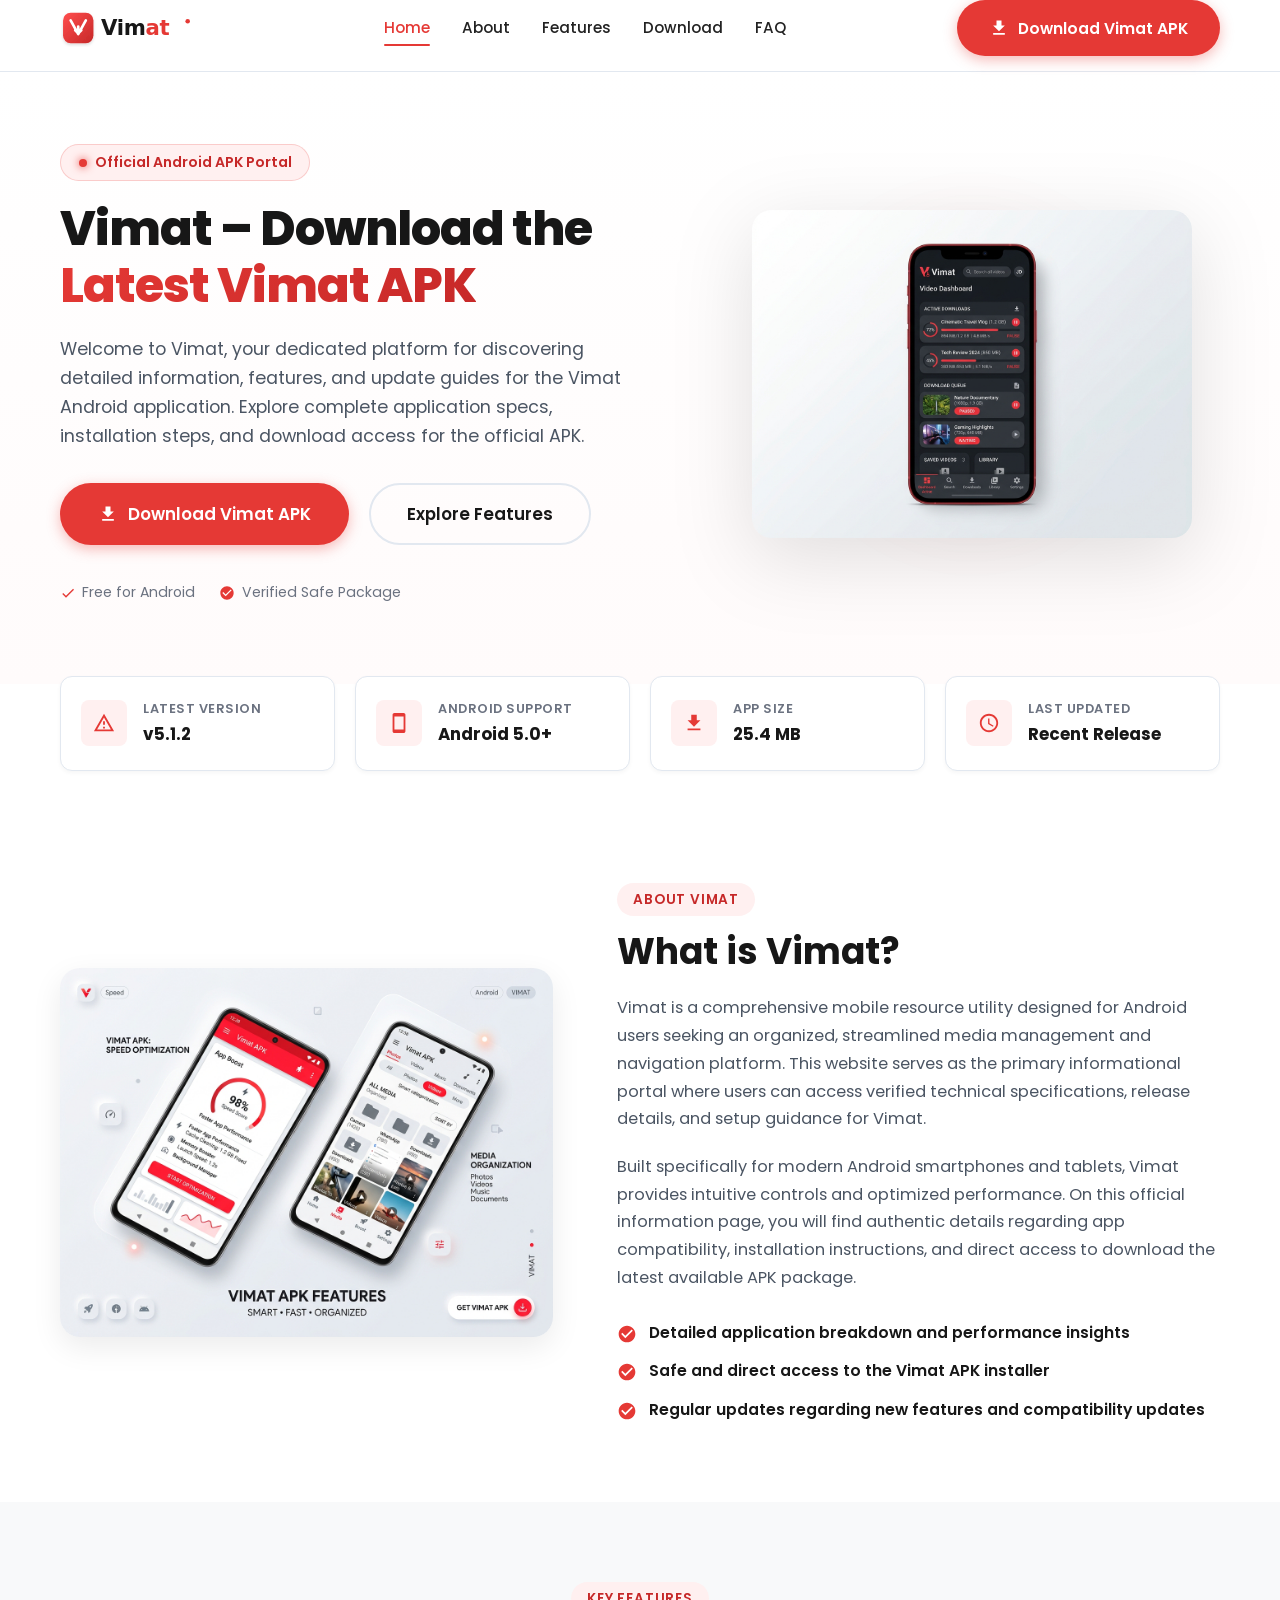
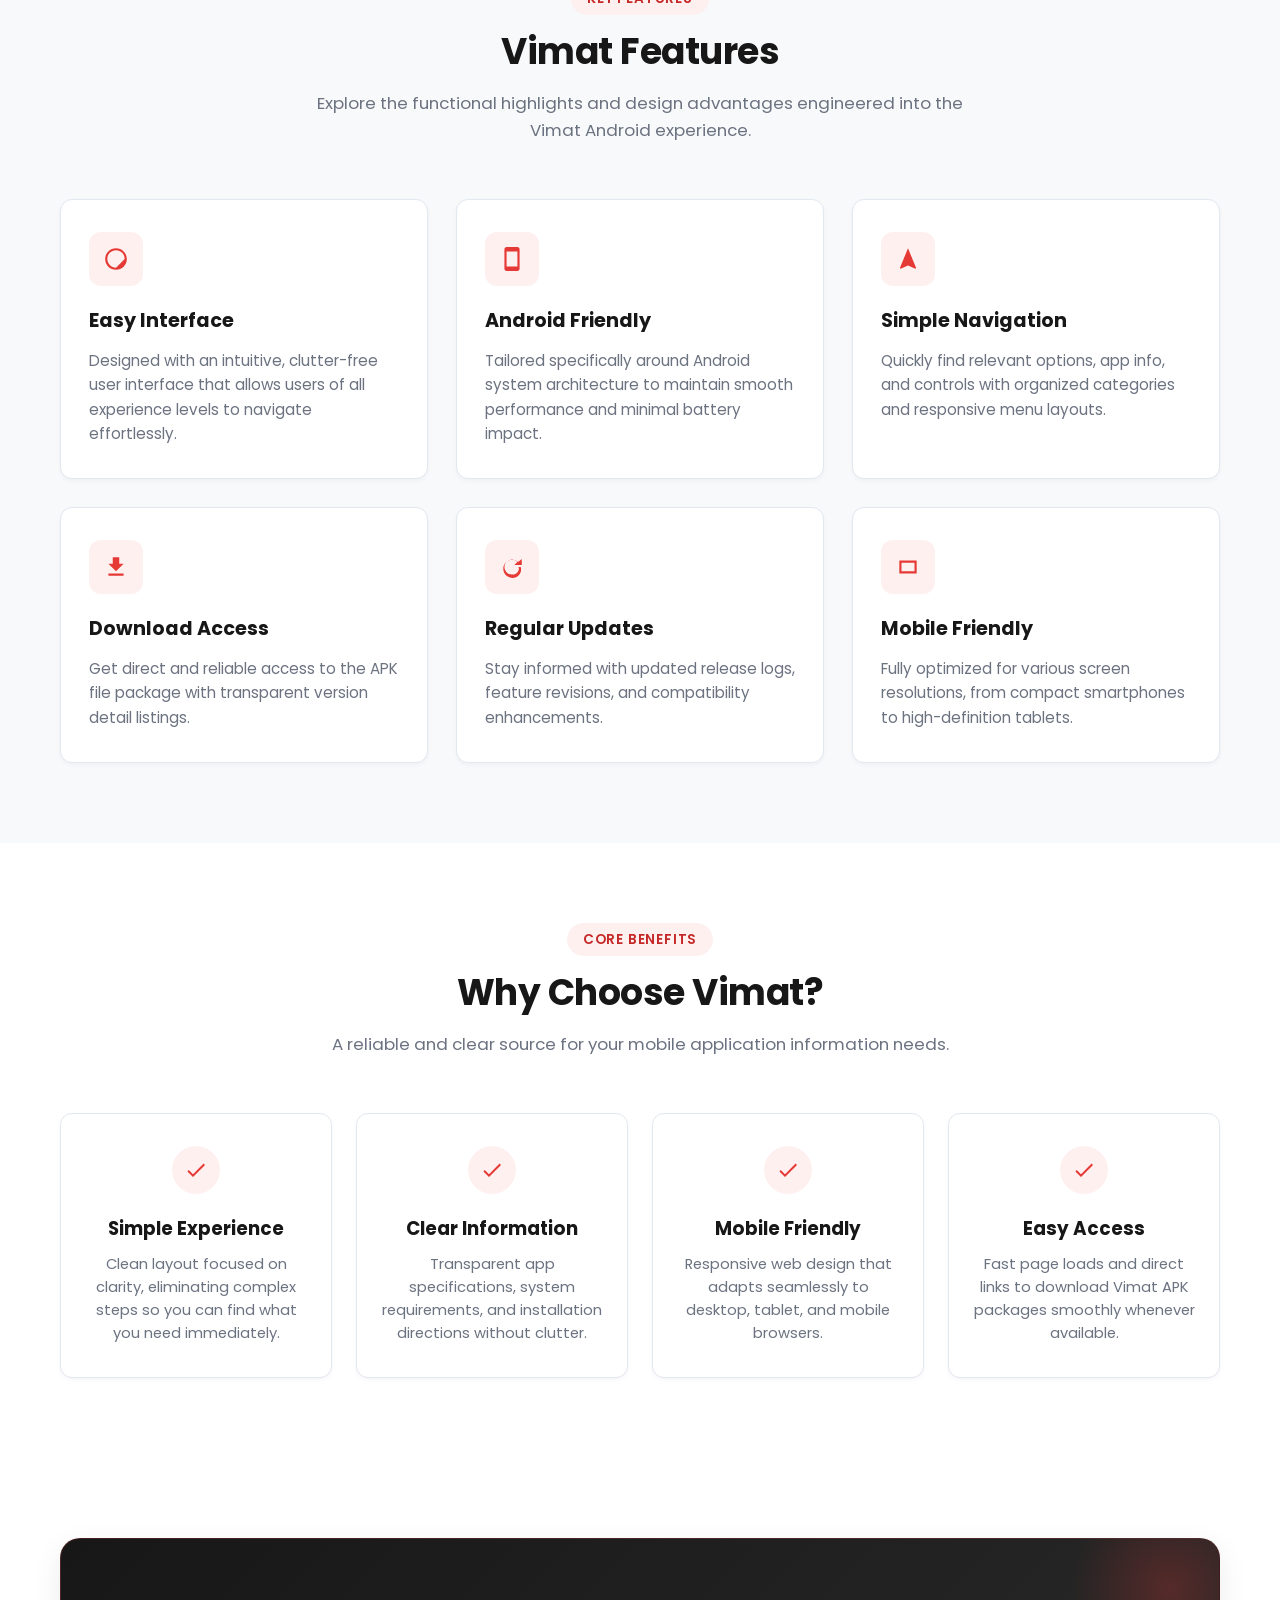
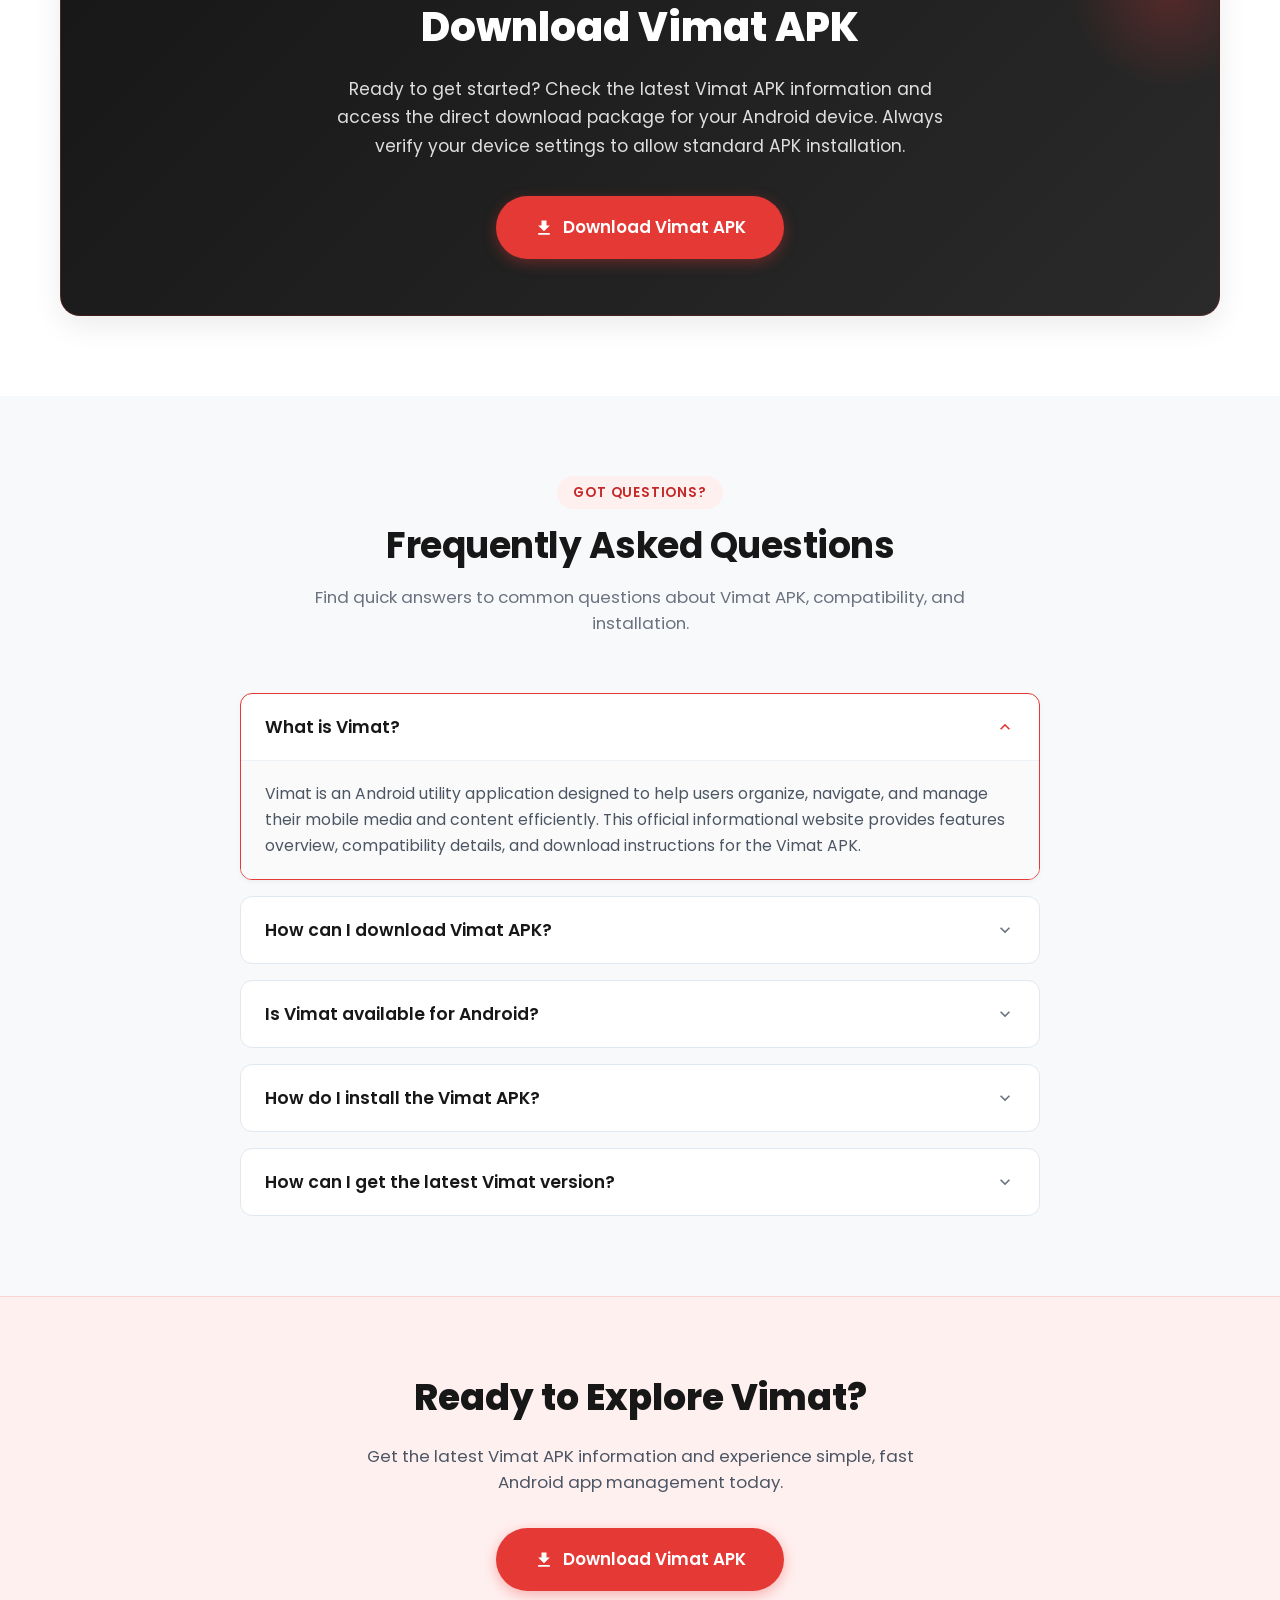
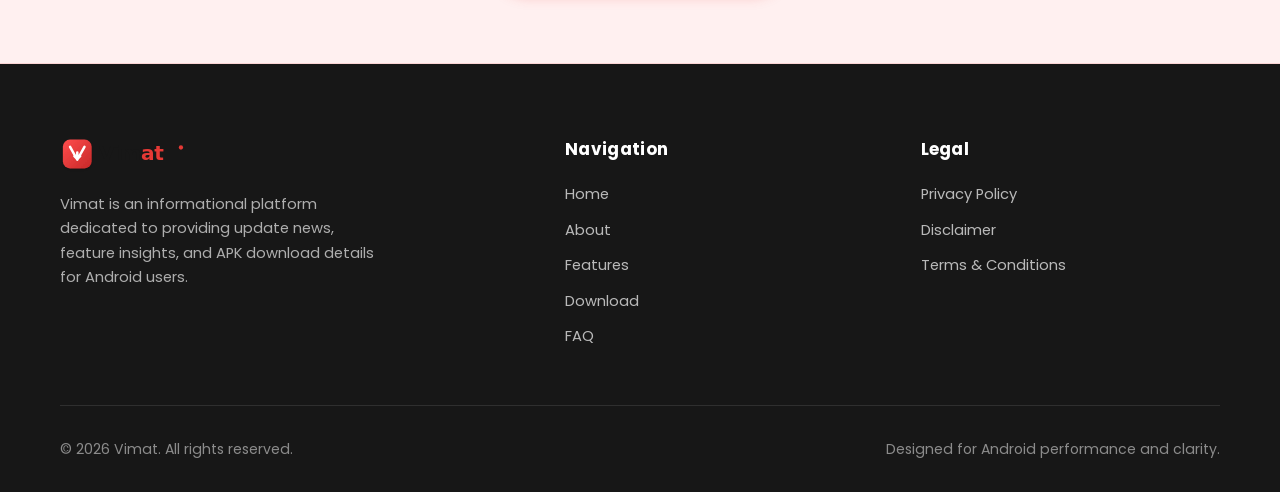
<file: Vimat/index.html>
<!DOCTYPE html>
<html lang="en">
<head>
  <meta charset="UTF-8">
  <meta name="viewport" content="width=device-width, initial-scale=1.0">
  <meta http-equiv="X-UA-Compatible" content="ie=edge">
  
  <!-- Primary SEO Meta Tags -->
  <title>Vimat – Download Latest Vimat APK</title>
  <meta name="title" content="Vimat – Download Latest Vimat APK">
  <meta name="description" content="Learn about Vimat, explore its features, check the latest APK information, and download Vimat for Android.">
  <meta name="keywords" content="Vimat, Vimat APK, download Vimat, Vimat Android app, Vimat latest version, APK download">
  <meta name="robots" content="index, follow">
  <meta name="google-site-verification" content="gTkA-B6f3U-gZTK85P83LOPx6sU4QbuiREYMwpMC9Og" />
  
  <!-- Canonical URL -->
  <link rel="canonical" href="https://vidmat-ipg4.vercel.app/">

  <!-- Favicon -->
  <link rel="icon" type="image/svg+xml" href="assets/icons/favicon.svg">
  <link rel="apple-touch-icon" href="assets/icons/favicon.svg">

  <!-- Open Graph / Facebook -->
  <meta property="og:type" content="website">
  <meta property="og:url" content="https://vidmat-ipg4.vercel.app/">
  <meta property="og:title" content="Vimat – Download Latest Vimat APK">
  <meta property="og:description" content="Learn about Vimat, explore its features, check the latest APK information, and download Vimat for Android.">
  <meta property="og:image" content="assets/images/hero-mockup.jpg">

  <!-- Twitter -->
  <meta property="twitter:card" content="summary_large_image">
  <meta property="twitter:url" content="https://vidmat-ipg4.vercel.app/">
  <meta property="twitter:title" content="Vimat – Download Latest Vimat APK">
  <meta property="twitter:description" content="Learn about Vimat, explore its features, check the latest APK information, and download Vimat for Android.">
  <meta property="twitter:image" content="assets/images/hero-mockup.jpg">

  <!-- Google Fonts -->
  <link rel="preconnect" href="https://fonts.googleapis.com">
  <link rel="preconnect" href="https://fonts.gstatic.com" crossorigin>
  <link href="https://fonts.googleapis.com/css2?family=Inter:wght@400;500;600;700&family=Poppins:wght@500;600;700;800&display=swap" rel="stylesheet">

  <!-- Main Stylesheet -->
  <link rel="stylesheet" href="css/style.css">
</head>
<body>

  <!-- =========================================================================
       HEADER / STICKY NAVBAR
       ========================================================================= -->
  <header class="header" id="header">
    <div class="container">
      <nav class="navbar" aria-label="Main Navigation">
        <!-- Logo -->
        <a href="#hero" class="nav-brand" aria-label="Vimat Home Page">
          <img src="assets/logo/vimat-logo.svg" alt="Vimat Logo" class="logo-img" width="160" height="40">
        </a>

        <!-- Desktop Links -->
        <ul class="nav-menu">
          <li><a href="#hero" class="nav-link active">Home</a></li>
          <li><a href="#about" class="nav-link">About</a></li>
          <li><a href="#features" class="nav-link">Features</a></li>
          <li><a href="#download" class="nav-link">Download</a></li>
          <li><a href="#faq" class="nav-link">FAQ</a></li>
        </ul>

        <!-- Right Side CTA -->
        <div class="nav-cta">
          <a href="#download" class="btn btn-primary">
            <svg class="btn-icon" viewBox="0 0 24 24">
              <path d="M19 9h-4V3H9v6H5l7 7 7-7zM5 18v2h14v-2H5z"/>
            </svg>
            Download Vimat APK
          </a>
        </div>

        <!-- Mobile Hamburger Button -->
        <button class="hamburger" aria-label="Toggle navigation menu" aria-expanded="false" aria-controls="nav-menu">
          <span class="hamburger-icon">
            <span class="hamburger-line"></span>
            <span class="hamburger-line"></span>
            <span class="hamburger-line"></span>
          </span>
        </button>
      </nav>
    </div>
  </header>

  <main>
    <!-- =========================================================================
         1. HERO SECTION
         ========================================================================= -->
    <section class="hero" id="hero">
      <div class="container">
        <div class="hero-grid">
          <!-- Hero Left Content -->
          <div class="hero-content">
            <div class="hero-badge">
              <span class="hero-badge-icon"></span>
              Official Android APK Portal
            </div>

            <h1 class="hero-title">
              Vimat – Download the <span>Latest Vimat APK</span>
            </h1>

            <p class="hero-description">
              Welcome to Vimat, your dedicated platform for discovering detailed information, features, and update guides for the Vimat Android application. Explore complete application specs, installation steps, and download access for the official APK.
            </p>

            <div class="hero-actions">
              <a href="#download" class="btn btn-primary btn-lg">
                <svg class="btn-icon" viewBox="0 0 24 24">
                  <path d="M19 9h-4V3H9v6H5l7 7 7-7zM5 18v2h14v-2H5z"/>
                </svg>
                Download Vimat APK
              </a>
              <a href="#features" class="btn btn-secondary btn-lg">
                Explore Features
              </a>
            </div>

            <div class="hero-meta">
              <div class="hero-meta-item">
                <svg class="hero-meta-icon" viewBox="0 0 24 24"><path d="M9 16.17L4.83 12l-1.42 1.41L9 19 21 7l-1.41-1.41z"/></svg>
                <span>Free for Android</span>
              </div>
              <div class="hero-meta-item">
                <svg class="hero-meta-icon" viewBox="0 0 24 24"><path d="M12 2C6.48 2 2 6.48 2 12s4.48 10 10 10 10-4.48 10-10S17.52 2 12 2zm-2 15l-5-5 1.41-1.41L10 14.17l7.59-7.59L19 8l-9 9z"/></svg>
                <span>Verified Safe Package</span>
              </div>
            </div>
          </div>

          <!-- Hero Right Visual -->
          <div class="hero-visual">
            <div class="hero-bg-shape"></div>
            <div class="hero-image-wrapper">
              <img src="assets/images/hero-mockup.jpg" 
                   alt="Vimat APK application interface" 
                   class="hero-image" 
                   width="440" 
                   height="330" 
                   loading="eager">
            </div>
          </div>
        </div>
      </div>
    </section>

    <!-- =========================================================================
         2. QUICK APP INFORMATION
         ========================================================================= -->
    <section class="quick-info-section" id="quick-info">
      <div class="container">
        <div class="quick-info-grid">
          <!-- Card 1: Version -->
          <div class="info-card">
            <div class="info-icon-wrapper">
              <svg class="info-icon" viewBox="0 0 24 24"><path d="M12 2L1 21h22L12 2zm0 3.99L19.53 19H4.47L12 5.99zM11 16h2v2h-2zm0-6h2v4h-2z"/></svg>
            </div>
            <div class="info-details">
              <span class="info-label">Latest Version</span>
              <span class="info-value">v5.1.2</span>
            </div>
          </div>

          <!-- Card 2: Android Support -->
          <div class="info-card">
            <div class="info-icon-wrapper">
              <svg class="info-icon" viewBox="0 0 24 24"><path d="M17 1.01L7 1c-1.1 0-2 .9-2 2v18c0 1.1.9 2 2 2h10c1.1 0 2-.9 2-2V3c0-1.1-.9-1.99-2-1.99zM17 19H7V5h10v14z"/></svg>
            </div>
            <div class="info-details">
              <span class="info-label">Android Support</span>
              <span class="info-value">Android 5.0+</span>
            </div>
          </div>

          <!-- Card 3: App Size -->
          <div class="info-card">
            <div class="info-icon-wrapper">
              <svg class="info-icon" viewBox="0 0 24 24"><path d="M19 9h-4V3H9v6H5l7 7 7-7zM5 18v2h14v-2H5z"/></svg>
            </div>
            <div class="info-details">
              <span class="info-label">App Size</span>
              <span class="info-value">25.4 MB</span>
            </div>
          </div>

          <!-- Card 4: Updated -->
          <div class="info-card">
            <div class="info-icon-wrapper">
              <svg class="info-icon" viewBox="0 0 24 24"><path d="M11.99 2C6.47 2 2 6.48 2 12s4.47 10 9.99 10C17.52 22 22 17.52 22 12S17.52 2 11.99 2zM12 20c-4.42 0-8-3.58-8-8s3.58-8 8-8 8 3.58 8 8-3.58 8-8 8zm.5-13H11v6l5.25 3.15.75-1.23-4.5-2.67z"/></svg>
            </div>
            <div class="info-details">
              <span class="info-label">Last Updated</span>
              <span class="info-value">Recent Release</span>
            </div>
          </div>
        </div>
      </div>
    </section>

    <!-- =========================================================================
         3. ABOUT VIMAT SECTION
         ========================================================================= -->
    <section class="section" id="about">
      <div class="container">
        <div class="about-grid">
          <!-- Left Visual -->
          <div class="about-visual">
            <img src="assets/images/about-preview.jpg" 
                 alt="Vimat Android app illustration" 
                 class="about-image" 
                 width="500" 
                 height="375" 
                 loading="lazy">
          </div>

          <!-- Right Content -->
          <div class="about-content">
            <span class="section-tag">About Vimat</span>
            <h2>What is Vimat?</h2>
            
            <p>
              Vimat is a comprehensive mobile resource utility designed for Android users seeking an organized, streamlined media management and navigation platform. This website serves as the primary informational portal where users can access verified technical specifications, release details, and setup guidance for Vimat.
            </p>
            
            <p>
              Built specifically for modern Android smartphones and tablets, Vimat provides intuitive controls and optimized performance. On this official information page, you will find authentic details regarding app compatibility, installation instructions, and direct access to download the latest available APK package.
            </p>

            <div class="about-bullets">
              <div class="bullet-item">
                <svg class="bullet-icon" viewBox="0 0 24 24"><path d="M12 2C6.48 2 2 6.48 2 12s4.48 10 10 10 10-4.48 10-10S17.52 2 12 2zm-2 15l-5-5 1.41-1.41L10 14.17l7.59-7.59L19 8l-9 9z"/></svg>
                <span class="bullet-text">Detailed application breakdown and performance insights</span>
              </div>
              <div class="bullet-item">
                <svg class="bullet-icon" viewBox="0 0 24 24"><path d="M12 2C6.48 2 2 6.48 2 12s4.48 10 10 10 10-4.48 10-10S17.52 2 12 2zm-2 15l-5-5 1.41-1.41L10 14.17l7.59-7.59L19 8l-9 9z"/></svg>
                <span class="bullet-text">Safe and direct access to the Vimat APK installer</span>
              </div>
              <div class="bullet-item">
                <svg class="bullet-icon" viewBox="0 0 24 24"><path d="M12 2C6.48 2 2 6.48 2 12s4.48 10 10 10 10-4.48 10-10S17.52 2 12 2zm-2 15l-5-5 1.41-1.41L10 14.17l7.59-7.59L19 8l-9 9z"/></svg>
                <span class="bullet-text">Regular updates regarding new features and compatibility updates</span>
              </div>
            </div>
          </div>
        </div>
      </div>
    </section>

    <!-- =========================================================================
         4. VIMAT FEATURES SECTION
         ========================================================================= -->
    <section class="section section-light" id="features">
      <div class="container">
        <div class="section-header">
          <span class="section-tag">Key Features</span>
          <h2 class="section-title">Vimat Features</h2>
          <p class="section-subtitle">
            Explore the functional highlights and design advantages engineered into the Vimat Android experience.
          </p>
        </div>

        <div class="features-grid">
          <!-- Feature 1 -->
          <div class="feature-card">
            <div class="feature-icon-box">
              <svg class="feature-icon" viewBox="0 0 24 24"><path d="M12 2C6.48 2 2 6.48 2 12s4.48 10 10 10 10-4.48 10-10S17.52 2 12 2zm0 18c-4.41 0-8-3.59-8-8s3.59-8 8-8 8 3.59 8 8-3.59 8-8zM11 7h2v6h-2zm0 8h2v2h-2z"/></svg>
            </div>
            <h3 class="feature-title">Easy Interface</h3>
            <p class="feature-desc">
              Designed with an intuitive, clutter-free user interface that allows users of all experience levels to navigate effortlessly.
            </p>
          </div>

          <!-- Feature 2 -->
          <div class="feature-card">
            <div class="feature-icon-box">
              <svg class="feature-icon" viewBox="0 0 24 24"><path d="M17 1.01L7 1c-1.1 0-2 .9-2 2v18c0 1.1.9 2 2 2h10c1.1 0 2-.9 2-2V3c0-1.1-.9-1.99-2-1.99zM17 19H7V5h10v14z"/></svg>
            </div>
            <h3 class="feature-title">Android Friendly</h3>
            <p class="feature-desc">
              Tailored specifically around Android system architecture to maintain smooth performance and minimal battery impact.
            </p>
          </div>

          <!-- Feature 3 -->
          <div class="feature-card">
            <div class="feature-icon-box">
              <svg class="feature-icon" viewBox="0 0 24 24"><path d="M12 2L4.5 20.29l.71.71L12 18l6.79 3 .71-.71z"/></svg>
            </div>
            <h3 class="feature-title">Simple Navigation</h3>
            <p class="feature-desc">
              Quickly find relevant options, app info, and controls with organized categories and responsive menu layouts.
            </p>
          </div>

          <!-- Feature 4 -->
          <div class="feature-card">
            <div class="feature-icon-box">
              <svg class="feature-icon" viewBox="0 0 24 24"><path d="M19 9h-4V3H9v6H5l7 7 7-7zM5 18v2h14v-2H5z"/></svg>
            </div>
            <h3 class="feature-title">Download Access</h3>
            <p class="feature-desc">
              Get direct and reliable access to the APK file package with transparent version detail listings.
            </p>
          </div>

          <!-- Feature 5 -->
          <div class="feature-card">
            <div class="feature-icon-box">
              <svg class="feature-icon" viewBox="0 0 24 24"><path d="M21 10.12h-6.78l2.74-2.82c-2.73-2.7-7.15-2.8-9.88-.1-2.73 2.71-2.73 7.08 0 9.79 2.73 2.71 7.15 2.71 9.88 0C18.32 15.6 18.66 13.72 18 12h2.06c.74 2.37.28 5.06-1.39 7.06-2.92 3.52-8.23 3.99-11.75 1.07-3.52-2.92-3.99-8.23-1.07-11.75 2.92-3.52 8.23-3.99 11.75-1.07L21 4.5v5.62z"/></svg>
            </div>
            <h3 class="feature-title">Regular Updates</h3>
            <p class="feature-desc">
              Stay informed with updated release logs, feature revisions, and compatibility enhancements.
            </p>
          </div>

          <!-- Feature 6 -->
          <div class="feature-card">
            <div class="feature-icon-box">
              <svg class="feature-icon" viewBox="0 0 24 24"><path d="M4 6h16v12H4zm2 2v8h12V8H6z"/></svg>
            </div>
            <h3 class="feature-title">Mobile Friendly</h3>
            <p class="feature-desc">
              Fully optimized for various screen resolutions, from compact smartphones to high-definition tablets.
            </p>
          </div>
        </div>
      </div>
    </section>

    <!-- =========================================================================
         5. WHY CHOOSE VIMAT
         ========================================================================= -->
    <section class="section" id="why-choose">
      <div class="container">
        <div class="section-header">
          <span class="section-tag">Core Benefits</span>
          <h2 class="section-title">Why Choose Vimat?</h2>
          <p class="section-subtitle">
            A reliable and clear source for your mobile application information needs.
          </p>
        </div>

        <div class="why-grid">
          <!-- Benefit 1 -->
          <div class="why-card">
            <div class="why-badge">
              <svg class="why-check-icon" viewBox="0 0 24 24"><path d="M9 16.17L4.83 12l-1.42 1.41L9 19 21 7l-1.41-1.41z"/></svg>
            </div>
            <h3 class="why-title">Simple Experience</h3>
            <p class="why-desc">
              Clean layout focused on clarity, eliminating complex steps so you can find what you need immediately.
            </p>
          </div>

          <!-- Benefit 2 -->
          <div class="why-card">
            <div class="why-badge">
              <svg class="why-check-icon" viewBox="0 0 24 24"><path d="M9 16.17L4.83 12l-1.42 1.41L9 19 21 7l-1.41-1.41z"/></svg>
            </div>
            <h3 class="why-title">Clear Information</h3>
            <p class="why-desc">
              Transparent app specifications, system requirements, and installation directions without clutter.
            </p>
          </div>

          <!-- Benefit 3 -->
          <div class="why-card">
            <div class="why-badge">
              <svg class="why-check-icon" viewBox="0 0 24 24"><path d="M9 16.17L4.83 12l-1.42 1.41L9 19 21 7l-1.41-1.41z"/></svg>
            </div>
            <h3 class="why-title">Mobile Friendly</h3>
            <p class="why-desc">
              Responsive web design that adapts seamlessly to desktop, tablet, and mobile browsers.
            </p>
          </div>

          <!-- Benefit 4 -->
          <div class="why-card">
            <div class="why-badge">
              <svg class="why-check-icon" viewBox="0 0 24 24"><path d="M9 16.17L4.83 12l-1.42 1.41L9 19 21 7l-1.41-1.41z"/></svg>
            </div>
            <h3 class="why-title">Easy Access</h3>
            <p class="why-desc">
              Fast page loads and direct links to download Vimat APK packages smoothly whenever available.
            </p>
          </div>
        </div>
      </div>
    </section>

    <!-- =========================================================================
         6. DOWNLOAD VIMAT SECTION
         ========================================================================= -->
    <section class="section" id="download">
      <div class="container">
        <div class="download-box">
          <div class="download-content">
            <h2 class="download-title">Download Vimat APK</h2>
            <p class="download-text">
              Ready to get started? Check the latest Vimat APK information and access the direct download package for your Android device. Always verify your device settings to allow standard APK installation.
            </p>
            <a href="#download" class="btn btn-primary btn-lg">
              <svg class="btn-icon" viewBox="0 0 24 24">
                <path d="M19 9h-4V3H9v6H5l7 7 7-7zM5 18v2h14v-2H5z"/>
              </svg>
              Download Vimat APK
            </a>
          </div>
        </div>
      </div>
    </section>

    <!-- =========================================================================
         7. FAQ SECTION
         ========================================================================= -->
    <section class="section section-light" id="faq">
      <div class="container">
        <div class="section-header">
          <span class="section-tag">Got Questions?</span>
          <h2 class="section-title">Frequently Asked Questions</h2>
          <p class="section-subtitle">
            Find quick answers to common questions about Vimat APK, compatibility, and installation.
          </p>
        </div>

        <div class="faq-container">
          <!-- Question 1 -->
          <div class="faq-item active">
            <button class="faq-button" aria-expanded="true" aria-controls="faq-ans-1">
              <span>What is Vimat?</span>
              <svg class="faq-arrow" viewBox="0 0 24 24"><path d="M7.41 8.59L12 13.17l4.59-4.58L18 10l-6 6-6-6z"/></svg>
            </button>
            <div class="faq-content" id="faq-ans-1">
              <div class="faq-body">
                Vimat is an Android utility application designed to help users organize, navigate, and manage their mobile media and content efficiently. This official informational website provides features overview, compatibility details, and download instructions for the Vimat APK.
              </div>
            </div>
          </div>

          <!-- Question 2 -->
          <div class="faq-item">
            <button class="faq-button" aria-expanded="false" aria-controls="faq-ans-2">
              <span>How can I download Vimat APK?</span>
              <svg class="faq-arrow" viewBox="0 0 24 24"><path d="M7.41 8.59L12 13.17l4.59-4.58L18 10l-6 6-6-6z"/></svg>
            </button>
            <div class="faq-content" id="faq-ans-2">
              <div class="faq-body">
                You can download the Vimat APK directly from this website by clicking the "Download Vimat APK" button in the hero or download section. Make sure to download the file directly to your Android phone or transfer it from your computer.
              </div>
            </div>
          </div>

          <!-- Question 3 -->
          <div class="faq-item">
            <button class="faq-button" aria-expanded="false" aria-controls="faq-ans-3">
              <span>Is Vimat available for Android?</span>
              <svg class="faq-arrow" viewBox="0 0 24 24"><path d="M7.41 8.59L12 13.17l4.59-4.58L18 10l-6 6-6-6z"/></svg>
            </button>
            <div class="faq-content" id="faq-ans-3">
              <div class="faq-body">
                Yes, Vimat is specifically designed for Android mobile devices and tablets running Android 5.0 (Lollipop) and higher versions.
              </div>
            </div>
          </div>

          <!-- Question 4 -->
          <div class="faq-item">
            <button class="faq-button" aria-expanded="false" aria-controls="faq-ans-4">
              <span>How do I install the Vimat APK?</span>
              <svg class="faq-arrow" viewBox="0 0 24 24"><path d="M7.41 8.59L12 13.17l4.59-4.58L18 10l-6 6-6-6z"/></svg>
            </button>
            <div class="faq-content" id="faq-ans-4">
              <div class="faq-body">
                To install Vimat APK: First download the APK file. Open your Android device Settings > Security (or App Permissions), and enable "Install from Unknown Sources" or allow source permission for your browser/file manager. Tap the downloaded APK file to complete installation.
              </div>
            </div>
          </div>

          <!-- Question 5 -->
          <div class="faq-item">
            <button class="faq-button" aria-expanded="false" aria-controls="faq-ans-5">
              <span>How can I get the latest Vimat version?</span>
              <svg class="faq-arrow" viewBox="0 0 24 24"><path d="M7.41 8.59L12 13.17l4.59-4.58L18 10l-6 6-6-6z"/></svg>
            </button>
            <div class="faq-content" id="faq-ans-5">
              <div class="faq-body">
                You can obtain the latest Vimat version by visiting this website regularly. We maintain updated version information, update notes, and fresh APK download links as soon as new builds are verified.
              </div>
            </div>
          </div>
        </div>
      </div>
    </section>

    <!-- =========================================================================
         8. FINAL CTA
         ========================================================================= -->
    <section class="final-cta" id="final-cta">
      <div class="container">
        <div class="final-cta-content">
          <h2 class="final-cta-title">Ready to Explore Vimat?</h2>
          <p class="final-cta-subtitle">
            Get the latest Vimat APK information and experience simple, fast Android app management today.
          </p>
          <a href="#download" class="btn btn-primary btn-lg">
            <svg class="btn-icon" viewBox="0 0 24 24">
              <path d="M19 9h-4V3H9v6H5l7 7 7-7zM5 18v2h14v-2H5z"/>
            </svg>
            Download Vimat APK
          </a>
        </div>
      </div>
    </section>
  </main>

  <!-- =========================================================================
       FOOTER
       ========================================================================= -->
  <footer class="footer">
    <div class="container">
      <div class="footer-grid">
        <!-- Column 1: Brand -->
        <div class="footer-brand">
          <a href="#hero" aria-label="Vimat Home Page">
            <img src="assets/logo/vimat-logo.svg" alt="Vimat Logo" class="footer-logo" width="160" height="40">
          </a>
          <p class="footer-desc">
            Vimat is an informational platform dedicated to providing update news, feature insights, and APK download details for Android users.
          </p>
        </div>

        <!-- Column 2: Navigation Links -->
        <div class="footer-col">
          <h4 class="footer-heading">Navigation</h4>
          <ul class="footer-links">
            <li><a href="#hero" class="footer-link">Home</a></li>
            <li><a href="#about" class="footer-link">About</a></li>
            <li><a href="#features" class="footer-link">Features</a></li>
            <li><a href="#download" class="footer-link">Download</a></li>
            <li><a href="#faq" class="footer-link">FAQ</a></li>
          </ul>
        </div>

        <!-- Column 3: Legal Placeholders -->
        <div class="footer-col">
          <h4 class="footer-heading">Legal</h4>
          <ul class="footer-links">
            <li><a href="#privacy" class="footer-link">Privacy Policy</a></li>
            <li><a href="#disclaimer" class="footer-link">Disclaimer</a></li>
            <li><a href="#terms" class="footer-link">Terms & Conditions</a></li>
          </ul>
        </div>
      </div>

      <!-- Footer Bottom -->
      <div class="footer-bottom">
        <p>&copy; 2026 Vimat. All rights reserved.</p>
        <p>Designed for Android performance and clarity.</p>
      </div>
    </div>
  </footer>

  <!-- Main JavaScript File -->
  <script src="js/script.js"></script>
</body>
</html>
</file>
<file: css/style.css>
/* ==========================================================================
   VIMAT APK WEBSITE - PROFESSIONAL STYLESHEET
   Brand: Vimat
   Primary Color: #e53935 (Red)
   ========================================================================== */

/* --------------------------------------------------------------------------
   1. CSS Custom Properties / Root Tokens
   -------------------------------------------------------------------------- */
:root {
  --primary: #e53935;
  --primary-dark: #c62828;
  --primary-light: #fff0f0;
  --primary-glow: rgba(229, 57, 53, 0.15);
  
  --dark: #171717;
  --dark-surface: #222222;
  --dark-card: #2a2a2a;
  
  --text: #222222;
  --muted: #6b7280;
  --light-text: #4b5563;
  
  --white: #ffffff;
  --light: #f8f9fa;
  --light-border: #edf2f7;
  --border: #e2e8f0;
  
  --font-family: 'Poppins', 'Inter', system-ui, -apple-system, BlinkMacSystemFont, 'Segoe UI', Roboto, sans-serif;
  
  --shadow-sm: 0 2px 4px rgba(0, 0, 0, 0.04);
  --shadow-md: 0 4px 12px rgba(0, 0, 0, 0.06);
  --shadow-lg: 0 10px 30px rgba(0, 0, 0, 0.08);
  --shadow-hover: 0 14px 36px rgba(229, 57, 53, 0.12);
  
  --radius-sm: 8px;
  --radius-md: 12px;
  --radius-lg: 20px;
  --radius-full: 9999px;
  
  --transition-fast: 0.2s cubic-bezier(0.4, 0, 0.2, 1);
  --transition-normal: 0.3s cubic-bezier(0.4, 0, 0.2, 1);
  --header-height: 72px;
}

/* --------------------------------------------------------------------------
   2. Reset & General Styles
   -------------------------------------------------------------------------- */
*, *::before, *::after {
  box-sizing: border-box;
  margin: 0;
  padding: 0;
}

html {
  scroll-behavior: smooth;
  font-size: 16px;
  -webkit-text-size-adjust: 100%;
}

body {
  font-family: var(--font-family);
  color: var(--text);
  background-color: var(--white);
  line-height: 1.6;
  overflow-x: hidden;
  -webkit-font-smoothing: antialiased;
  -moz-osx-font-smoothing: grayscale;
}

img {
  max-width: 100%;
  height: auto;
  display: block;
}

a {
  color: inherit;
  text-decoration: none;
  transition: color var(--transition-fast);
}

ul, ol {
  list-style: none;
}

button, input {
  font-family: inherit;
  font-size: inherit;
}

/* Accessibility Focus States */
:focus-visible {
  outline: 3px solid var(--primary);
  outline-offset: 3px;
  border-radius: 4px;
}

/* Layout Container */
.container {
  width: 100%;
  max-width: 1200px;
  margin: 0 auto;
  padding: 0 1.25rem;
}

/* Section Spacing */
.section {
  padding: 5rem 0;
  position: relative;
}

.section-light {
  background-color: var(--light);
}

/* Section Headings */
.section-header {
  text-align: center;
  max-width: 680px;
  margin: 0 auto 3.5rem auto;
}

.section-tag {
  display: inline-block;
  padding: 0.35rem 1rem;
  background-color: var(--primary-light);
  color: var(--primary-dark);
  font-size: 0.85rem;
  font-weight: 600;
  text-transform: uppercase;
  letter-spacing: 0.8px;
  border-radius: var(--radius-full);
  margin-bottom: 0.85rem;
}

.section-title {
  font-size: 2.25rem;
  font-weight: 700;
  color: var(--dark);
  line-height: 1.25;
  margin-bottom: 1rem;
  letter-spacing: -0.5px;
}

.section-subtitle {
  font-size: 1.05rem;
  color: var(--muted);
  line-height: 1.6;
}

/* --------------------------------------------------------------------------
   3. Buttons & CTAs
   -------------------------------------------------------------------------- */
.btn {
  display: inline-flex;
  align-items: center;
  justify-content: center;
  gap: 0.6rem;
  padding: 0.85rem 1.85rem;
  font-size: 0.98rem;
  font-weight: 600;
  border-radius: var(--radius-full);
  border: 2px solid transparent;
  cursor: pointer;
  transition: all var(--transition-normal);
  text-decoration: none;
  white-space: nowrap;
}

.btn-primary {
  background-color: var(--primary);
  color: var(--white);
  box-shadow: 0 4px 14px rgba(229, 57, 53, 0.35);
}

.btn-primary:hover {
  background-color: var(--primary-dark);
  transform: translateY(-2px);
  box-shadow: 0 6px 20px rgba(229, 57, 53, 0.45);
}

.btn-secondary {
  background-color: transparent;
  color: var(--dark);
  border-color: var(--border);
}

.btn-secondary:hover {
  background-color: var(--light);
  border-color: var(--dark);
  color: var(--dark);
  transform: translateY(-2px);
}

.btn-icon {
  width: 1.25rem;
  height: 1.25rem;
  fill: currentColor;
}

.btn-lg {
  padding: 1rem 2.25rem;
  font-size: 1.05rem;
}

/* --------------------------------------------------------------------------
   4. Header & Sticky Navbar
   -------------------------------------------------------------------------- */
.header {
  position: sticky;
  top: 0;
  left: 0;
  width: 100%;
  height: var(--header-height);
  background-color: var(--white);
  z-index: 1000;
  border-bottom: 1px solid var(--border);
  transition: box-shadow var(--transition-normal), background-color var(--transition-normal);
}

.header.scrolled {
  box-shadow: var(--shadow-md);
  background-color: rgba(255, 255, 255, 0.98);
  backdrop-filter: blur(10px);
}

.navbar {
  display: flex;
  align-items: center;
  justify-content: space-between;
  height: 100%;
}

.nav-brand {
  display: flex;
  align-items: center;
}

.logo-img {
  height: 38px;
  width: auto;
}

.nav-menu {
  display: flex;
  align-items: center;
  gap: 2rem;
}

.nav-link {
  font-size: 0.95rem;
  font-weight: 500;
  color: var(--text);
  position: relative;
  padding: 0.5rem 0;
}

.nav-link::after {
  content: '';
  position: absolute;
  bottom: 0;
  left: 0;
  width: 0;
  height: 2px;
  background-color: var(--primary);
  transition: width var(--transition-fast);
  border-radius: 2px;
}

.nav-link:hover,
.nav-link.active {
  color: var(--primary);
}

.nav-link:hover::after,
.nav-link.active::after {
  width: 100%;
}

.nav-cta {
  display: flex;
  align-items: center;
}

.hamburger {
  display: none;
  background: none;
  border: none;
  cursor: pointer;
  padding: 0.5rem;
  color: var(--dark);
  z-index: 1001;
}

.hamburger-icon {
  width: 26px;
  height: 20px;
  position: relative;
  display: flex;
  flex-direction: column;
  justify-content: space-between;
}

.hamburger-line {
  display: block;
  width: 100%;
  height: 2.5px;
  background-color: var(--dark);
  border-radius: 2px;
  transition: transform var(--transition-fast), opacity var(--transition-fast);
}

/* Mobile Drawer Active State */
.hamburger.active .hamburger-line:nth-child(1) {
  transform: translateY(8.5px) rotate(45deg);
}

.hamburger.active .hamburger-line:nth-child(2) {
  opacity: 0;
}

.hamburger.active .hamburger-line:nth-child(3) {
  transform: translateY(-8.5px) rotate(-45deg);
}

/* --------------------------------------------------------------------------
   5. Hero Section
   -------------------------------------------------------------------------- */
.hero {
  padding: 4.5rem 0 5rem 0;
  background: linear-gradient(180deg, var(--white) 0%, #fffbfb 100%);
  overflow: hidden;
}

.hero-grid {
  display: grid;
  grid-template-columns: 1.1fr 0.9fr;
  gap: 3.5rem;
  align-items: center;
}

.hero-badge {
  display: inline-flex;
  align-items: center;
  gap: 0.5rem;
  padding: 0.4rem 1.1rem;
  background-color: var(--primary-light);
  border: 1px solid rgba(229, 57, 53, 0.2);
  border-radius: var(--radius-full);
  color: var(--primary-dark);
  font-size: 0.88rem;
  font-weight: 600;
  margin-bottom: 1.25rem;
}

.hero-badge-icon {
  width: 8px;
  height: 8px;
  background-color: var(--primary);
  border-radius: 50%;
  box-shadow: 0 0 8px var(--primary);
}

.hero-title {
  font-size: 3rem;
  font-weight: 800;
  color: var(--dark);
  line-height: 1.18;
  letter-spacing: -1px;
  margin-bottom: 1.25rem;
}

.hero-title span {
  color: var(--primary);
  background: linear-gradient(135deg, var(--primary) 0%, var(--primary-dark) 100%);
  -webkit-background-clip: text;
  -webkit-text-fill-color: transparent;
}

.hero-description {
  font-size: 1.1rem;
  color: var(--light-text);
  line-height: 1.65;
  margin-bottom: 2rem;
  max-width: 580px;
}

.hero-actions {
  display: flex;
  align-items: center;
  gap: 1.25rem;
  flex-wrap: wrap;
  margin-bottom: 2.25rem;
}

.hero-meta {
  display: flex;
  align-items: center;
  gap: 1.5rem;
  font-size: 0.88rem;
  color: var(--muted);
}

.hero-meta-item {
  display: flex;
  align-items: center;
  gap: 0.4rem;
}

.hero-meta-icon {
  width: 16px;
  height: 16px;
  fill: var(--primary);
}

.hero-visual {
  position: relative;
  display: flex;
  justify-content: center;
  align-items: center;
}

.hero-image-wrapper {
  position: relative;
  z-index: 2;
  width: 100%;
  max-width: 440px;
  filter: drop-shadow(0 20px 40px rgba(0, 0, 0, 0.12));
  transition: transform var(--transition-normal);
}

.hero-image-wrapper:hover {
  transform: translateY(-6px);
}

.hero-image {
  width: 100%;
  height: auto;
  border-radius: var(--radius-lg);
}

.hero-bg-shape {
  position: absolute;
  width: 380px;
  height: 380px;
  background: radial-gradient(circle, var(--primary-glow) 0%, rgba(255,255,255,0) 70%);
  z-index: 1;
  border-radius: 50%;
  filter: blur(20px);
}

/* --------------------------------------------------------------------------
   6. Quick App Information Cards
   -------------------------------------------------------------------------- */
.quick-info-section {
  padding: 2rem 0;
  margin-top: -2.5rem;
  position: relative;
  z-index: 10;
}

.quick-info-grid {
  display: grid;
  grid-template-columns: repeat(4, 1fr);
  gap: 1.25rem;
}

.info-card {
  background-color: var(--white);
  border: 1px solid var(--border);
  padding: 1.35rem 1.25rem;
  border-radius: var(--radius-md);
  box-shadow: var(--shadow-sm);
  display: flex;
  align-items: center;
  gap: 1rem;
  transition: all var(--transition-fast);
}

.info-card:hover {
  border-color: rgba(229, 57, 53, 0.3);
  box-shadow: var(--shadow-md);
  transform: translateY(-3px);
}

.info-icon-wrapper {
  width: 46px;
  height: 46px;
  border-radius: var(--radius-sm);
  background-color: var(--primary-light);
  display: flex;
  align-items: center;
  justify-content: center;
  flex-shrink: 0;
}

.info-icon {
  width: 22px;
  height: 22px;
  fill: var(--primary);
}

.info-details {
  display: flex;
  flex-direction: column;
}

.info-label {
  font-size: 0.8rem;
  text-transform: uppercase;
  letter-spacing: 0.5px;
  color: var(--muted);
  font-weight: 600;
  margin-bottom: 0.15rem;
}

.info-value {
  font-size: 1.05rem;
  font-weight: 700;
  color: var(--dark);
}

/* --------------------------------------------------------------------------
   7. About Vimat Section
   -------------------------------------------------------------------------- */
.about-grid {
  display: grid;
  grid-template-columns: 0.9fr 1.1fr;
  gap: 4rem;
  align-items: center;
}

.about-visual {
  position: relative;
  border-radius: var(--radius-lg);
  overflow: hidden;
  box-shadow: var(--shadow-lg);
}

.about-image {
  width: 100%;
  height: auto;
  display: block;
}

.about-content h2 {
  font-size: 2.25rem;
  font-weight: 700;
  color: var(--dark);
  line-height: 1.25;
  margin-bottom: 1.25rem;
}

.about-content p {
  color: var(--light-text);
  font-size: 1.02rem;
  line-height: 1.7;
  margin-bottom: 1.25rem;
}

.about-bullets {
  margin-top: 1.75rem;
  display: grid;
  gap: 0.85rem;
}

.bullet-item {
  display: flex;
  align-items: flex-start;
  gap: 0.75rem;
}

.bullet-icon {
  width: 20px;
  height: 20px;
  fill: var(--primary);
  flex-shrink: 0;
  margin-top: 0.25rem;
}

.bullet-text {
  font-weight: 600;
  color: var(--dark);
  font-size: 0.98rem;
}

/* --------------------------------------------------------------------------
   8. Features Section
   -------------------------------------------------------------------------- */
.features-grid {
  display: grid;
  grid-template-columns: repeat(3, 1fr);
  gap: 1.75rem;
}

.feature-card {
  background-color: var(--white);
  border: 1px solid var(--border);
  padding: 2rem 1.75rem;
  border-radius: var(--radius-md);
  box-shadow: var(--shadow-sm);
  transition: all var(--transition-normal);
}

.feature-card:hover {
  border-color: rgba(229, 57, 53, 0.4);
  box-shadow: var(--shadow-hover);
  transform: translateY(-5px);
}

.feature-icon-box {
  width: 54px;
  height: 54px;
  border-radius: var(--radius-md);
  background-color: var(--primary-light);
  display: flex;
  align-items: center;
  justify-content: center;
  margin-bottom: 1.25rem;
  transition: background-color var(--transition-fast);
}

.feature-card:hover .feature-icon-box {
  background-color: var(--primary);
}

.feature-icon {
  width: 26px;
  height: 26px;
  fill: var(--primary);
  transition: fill var(--transition-fast);
}

.feature-card:hover .feature-icon {
  fill: var(--white);
}

.feature-title {
  font-size: 1.2rem;
  font-weight: 700;
  color: var(--dark);
  margin-bottom: 0.75rem;
}

.feature-desc {
  font-size: 0.95rem;
  color: var(--muted);
  line-height: 1.6;
}

/* --------------------------------------------------------------------------
   9. Why Choose Vimat Section
   -------------------------------------------------------------------------- */
.why-grid {
  display: grid;
  grid-template-columns: repeat(4, 1fr);
  gap: 1.5rem;
}

.why-card {
  background-color: var(--white);
  border: 1px solid var(--border);
  padding: 2rem 1.5rem;
  border-radius: var(--radius-md);
  box-shadow: var(--shadow-sm);
  text-align: center;
  transition: all var(--transition-normal);
}

.why-card:hover {
  border-color: var(--primary);
  box-shadow: var(--shadow-md);
  transform: translateY(-4px);
}

.why-badge {
  width: 48px;
  height: 48px;
  border-radius: 50%;
  background-color: var(--primary-light);
  display: flex;
  align-items: center;
  justify-content: center;
  margin: 0 auto 1.25rem auto;
}

.why-check-icon {
  width: 24px;
  height: 24px;
  fill: var(--primary);
}

.why-title {
  font-size: 1.15rem;
  font-weight: 700;
  color: var(--dark);
  margin-bottom: 0.6rem;
}

.why-desc {
  font-size: 0.92rem;
  color: var(--muted);
  line-height: 1.55;
}

/* --------------------------------------------------------------------------
   10. Download Section CTA Container
   -------------------------------------------------------------------------- */
.download-box {
  background: linear-gradient(135deg, #171717 0%, #2a2a2a 100%);
  border-radius: var(--radius-lg);
  padding: 3.5rem 3rem;
  color: var(--white);
  text-align: center;
  position: relative;
  overflow: hidden;
  box-shadow: var(--shadow-lg);
  border: 1px solid rgba(229, 57, 53, 0.2);
}

.download-box::before {
  content: '';
  position: absolute;
  top: -50px;
  right: -50px;
  width: 200px;
  height: 200px;
  background: radial-gradient(circle, rgba(229, 57, 53, 0.25) 0%, rgba(0,0,0,0) 70%);
  border-radius: 50%;
}

.download-content {
  position: relative;
  z-index: 2;
  max-width: 650px;
  margin: 0 auto;
}

.download-title {
  font-size: 2.5rem;
  font-weight: 800;
  color: var(--white);
  margin-bottom: 1rem;
}

.download-text {
  font-size: 1.08rem;
  color: rgba(255, 255, 255, 0.85);
  line-height: 1.65;
  margin-bottom: 2.25rem;
}

/* --------------------------------------------------------------------------
   11. FAQ Accordion Section
   -------------------------------------------------------------------------- */
.faq-container {
  max-width: 800px;
  margin: 0 auto;
  display: grid;
  gap: 1rem;
}

.faq-item {
  background-color: var(--white);
  border: 1px solid var(--border);
  border-radius: var(--radius-md);
  overflow: hidden;
  transition: border-color var(--transition-fast), box-shadow var(--transition-fast);
}

.faq-item.active {
  border-color: var(--primary);
  box-shadow: var(--shadow-sm);
}

.faq-button {
  width: 100%;
  padding: 1.25rem 1.5rem;
  background: none;
  border: none;
  display: flex;
  align-items: center;
  justify-content: space-between;
  text-align: left;
  font-size: 1.08rem;
  font-weight: 600;
  color: var(--dark);
  cursor: pointer;
  gap: 1rem;
  transition: color var(--transition-fast);
}

.faq-button:hover {
  color: var(--primary);
}

.faq-arrow {
  width: 20px;
  height: 20px;
  fill: var(--muted);
  flex-shrink: 0;
  transition: transform var(--transition-normal), fill var(--transition-fast);
}

.faq-item.active .faq-arrow {
  transform: rotate(180deg);
  fill: var(--primary);
}

.faq-content {
  max-height: 0;
  overflow: hidden;
  transition: max-height 0.35s cubic-bezier(0.4, 0, 0.2, 1), padding 0.35s ease;
  background-color: #fafafa;
}

.faq-item.active .faq-content {
  max-height: 550px;
  border-top: 1px solid var(--light-border);
}

.faq-body {
  padding: 1.25rem 1.5rem;
  color: var(--light-text);
  font-size: 0.98rem;
  line-height: 1.65;
}

/* --------------------------------------------------------------------------
   12. Final CTA Section
   -------------------------------------------------------------------------- */
.final-cta {
  background-color: var(--primary-light);
  border-top: 1px solid rgba(229, 57, 53, 0.15);
  border-bottom: 1px solid rgba(229, 57, 53, 0.15);
  text-align: center;
  padding: 4.5rem 0;
}

.final-cta-content {
  max-width: 600px;
  margin: 0 auto;
}

.final-cta-title {
  font-size: 2.25rem;
  font-weight: 800;
  color: var(--dark);
  margin-bottom: 1rem;
}

.final-cta-subtitle {
  font-size: 1.05rem;
  color: var(--light-text);
  margin-bottom: 2rem;
}

/* --------------------------------------------------------------------------
   13. Footer
   -------------------------------------------------------------------------- */
.footer {
  background-color: var(--dark);
  color: rgba(255, 255, 255, 0.75);
  padding: 4.5rem 0 2rem 0;
  font-size: 0.92rem;
}

.footer-grid {
  display: grid;
  grid-template-columns: 1.5fr 1fr 1fr;
  gap: 3.5rem;
  margin-bottom: 3.5rem;
}

.footer-brand {
  display: flex;
  flex-direction: column;
  gap: 1.25rem;
}

.footer-logo {
  height: 36px;
  width: auto;
}

.footer-desc {
  line-height: 1.65;
  color: rgba(255, 255, 255, 0.65);
  max-width: 320px;
}

.footer-heading {
  font-size: 1.05rem;
  font-weight: 700;
  color: var(--white);
  margin-bottom: 1.25rem;
  letter-spacing: 0.3px;
}

.footer-links {
  display: flex;
  flex-direction: column;
  gap: 0.75rem;
}

.footer-link {
  color: rgba(255, 255, 255, 0.7);
  transition: color var(--transition-fast), transform var(--transition-fast);
  display: inline-block;
}

.footer-link:hover {
  color: var(--primary);
  transform: translateX(3px);
}

.footer-bottom {
  border-top: 1px solid rgba(255, 255, 255, 0.1);
  padding-top: 2rem;
  display: flex;
  align-items: center;
  justify-content: space-between;
  font-size: 0.88rem;
  color: rgba(255, 255, 255, 0.5);
}

/* --------------------------------------------------------------------------
   13b. Competitor Section Components & Additions
   -------------------------------------------------------------------------- */
.hero-tagline {
  font-size: 1.2rem;
  font-weight: 600;
  color: var(--primary);
  margin-bottom: 1.25rem;
  letter-spacing: -0.2px;
}

/* Workflow Steps */
.workflow-steps-grid {
  display: grid;
  grid-template-columns: repeat(4, 1fr);
  gap: 1.5rem;
}

.workflow-card {
  background-color: var(--white);
  padding: 2.25rem 1.5rem;
  border-radius: var(--radius-md);
  border: 1px solid var(--border);
  position: relative;
  transition: transform var(--transition-normal), box-shadow var(--transition-normal);
  display: flex;
  flex-direction: column;
}

.workflow-card:hover {
  transform: translateY(-5px);
  box-shadow: var(--shadow-lg);
  border-color: rgba(229, 57, 53, 0.25);
}

.workflow-step-badge {
  display: inline-block;
  align-self: flex-start;
  padding: 0.25rem 0.75rem;
  background-color: var(--primary-light);
  color: var(--primary-dark);
  font-size: 0.75rem;
  font-weight: 700;
  text-transform: uppercase;
  letter-spacing: 0.5px;
  border-radius: var(--radius-full);
  margin-bottom: 1rem;
}

.workflow-icon-box {
  width: 52px;
  height: 52px;
  border-radius: var(--radius-md);
  background-color: var(--light);
  color: var(--primary);
  display: flex;
  align-items: center;
  justify-content: center;
  margin-bottom: 1.25rem;
}

.workflow-icon-box svg {
  width: 26px;
  height: 26px;
}

.workflow-title {
  font-size: 1.15rem;
  font-weight: 700;
  color: var(--dark);
  margin-bottom: 0.75rem;
}

.workflow-desc {
  font-size: 0.92rem;
  color: var(--light-text);
  line-height: 1.6;
}

/* Multiple Site Support & Platforms Grid */
.multi-support-highlight {
  background-color: var(--light);
  border: 1px solid var(--border);
  border-radius: var(--radius-lg);
  padding: 3rem 2.5rem;
}

.multi-support-header {
  text-align: center;
  max-width: 700px;
  margin: 0 auto 2.5rem auto;
}

.multi-support-header h2 {
  font-size: 1.75rem;
  font-weight: 700;
  color: var(--dark);
  margin-bottom: 0.75rem;
}

.multi-support-header p {
  color: var(--muted);
  font-size: 1rem;
}

.sites-grid {
  display: grid;
  grid-template-columns: repeat(3, 1fr);
  gap: 1.5rem;
}

.site-card {
  background-color: var(--white);
  padding: 1.75rem;
  border-radius: var(--radius-md);
  border: 1px solid var(--border);
  transition: transform var(--transition-normal), box-shadow var(--transition-normal);
}

.site-card:hover {
  transform: translateY(-4px);
  box-shadow: var(--shadow-md);
}

.site-icon-box {
  width: 48px;
  height: 48px;
  border-radius: var(--radius-md);
  display: flex;
  align-items: center;
  justify-content: center;
  margin-bottom: 1rem;
}

.site-icon-box svg {
  width: 24px;
  height: 24px;
}

.yt-badge { background-color: rgba(255, 0, 0, 0.1); color: #ff0000; }
.fb-badge { background-color: rgba(24, 119, 242, 0.1); color: #1877f2; }
.ig-badge { background-color: rgba(228, 64, 95, 0.1); color: #e4405f; }
.tt-badge { background-color: rgba(0, 0, 0, 0.08); color: #000000; }
.wa-badge { background-color: rgba(37, 211, 102, 0.1); color: #25d366; }
.dm-badge { background-color: rgba(0, 136, 204, 0.1); color: #0088cc; }

.site-name {
  font-size: 1.1rem;
  font-weight: 700;
  color: var(--dark);
  margin-bottom: 0.5rem;
}

.site-detail {
  font-size: 0.9rem;
  color: var(--light-text);
  line-height: 1.55;
}

/* Core Media Features Grid */
.core-features-grid {
  display: grid;
  grid-template-columns: repeat(3, 1fr);
  gap: 1.75rem;
}

.core-features-grid .feature-card {
  background-color: var(--white);
  padding: 2.25rem 1.75rem;
  border-radius: var(--radius-md);
  border: 1px solid var(--border);
  transition: transform var(--transition-normal), box-shadow var(--transition-normal);
}

.core-features-grid .feature-card:hover {
  transform: translateY(-5px);
  box-shadow: var(--shadow-lg);
  border-color: rgba(229, 57, 53, 0.25);
}

.core-features-grid .feature-card h2 {
  font-size: 1.25rem;
  font-weight: 700;
  color: var(--dark);
  margin-bottom: 0.75rem;
  line-height: 1.35;
}

.core-features-grid .feature-card p {
  font-size: 0.92rem;
  color: var(--light-text);
  line-height: 1.6;
}

/* Why Choose Cards */
.why-choose-cards-grid {
  display: grid;
  grid-template-columns: repeat(3, 1fr);
  gap: 1.75rem;
}

.why-choose-card {
  background-color: var(--white);
  border: 1px solid var(--border);
  border-radius: var(--radius-md);
  padding: 2.5rem 1.75rem;
  text-align: center;
  transition: transform var(--transition-normal), box-shadow var(--transition-normal);
}

.why-choose-card:hover {
  transform: translateY(-5px);
  box-shadow: var(--shadow-lg);
  border-color: var(--primary);
}

.why-choose-icon {
  width: 64px;
  height: 64px;
  margin: 0 auto 1.5rem auto;
  border-radius: 50%;
  background-color: var(--primary-light);
  color: var(--primary);
  display: flex;
  align-items: center;
  justify-content: center;
}

.why-choose-icon svg {
  width: 32px;
  height: 32px;
}

.why-choose-card h3 {
  font-size: 1.3rem;
  font-weight: 700;
  color: var(--dark);
  margin-bottom: 0.85rem;
}

.why-choose-card p {
  font-size: 0.95rem;
  color: var(--light-text);
  line-height: 1.6;
}

/* Installation Timeline Steps */
.install-steps-container {
  max-width: 800px;
  margin: 0 auto;
  display: flex;
  flex-direction: column;
  gap: 1.5rem;
}

.install-step {
  display: flex;
  align-items: flex-start;
  gap: 1.5rem;
  background-color: var(--white);
  border: 1px solid var(--border);
  border-radius: var(--radius-md);
  padding: 1.75rem 2rem;
  box-shadow: var(--shadow-sm);
  transition: transform var(--transition-fast), border-color var(--transition-fast);
}

.install-step:hover {
  transform: translateX(5px);
  border-color: var(--primary);
}

.step-num-circle {
  width: 44px;
  height: 44px;
  min-width: 44px;
  border-radius: 50%;
  background: linear-gradient(135deg, var(--primary) 0%, var(--primary-dark) 100%);
  color: var(--white);
  font-size: 1.15rem;
  font-weight: 700;
  display: flex;
  align-items: center;
  justify-content: center;
  box-shadow: 0 4px 10px rgba(229, 57, 53, 0.3);
}

.step-content-box h3 {
  font-size: 1.15rem;
  font-weight: 700;
  color: var(--dark);
  margin-bottom: 0.4rem;
}

.step-content-box p {
  font-size: 0.93rem;
  color: var(--light-text);
  line-height: 1.6;
}

.step-content-box code {
  background-color: var(--light);
  padding: 0.15rem 0.4rem;
  border-radius: 4px;
  font-size: 0.85rem;
  border: 1px solid var(--border);
  color: var(--dark);
}

/* Benefits & Drawbacks Grid */
.pros-cons-grid {
  display: grid;
  grid-template-columns: repeat(2, 1fr);
  gap: 2rem;
}

.pro-con-box {
  background-color: var(--white);
  border-radius: var(--radius-lg);
  padding: 2.5rem 2rem;
  box-shadow: var(--shadow-sm);
}

.pro-box {
  border: 2px solid rgba(46, 125, 50, 0.2);
}

.con-box {
  border: 2px solid rgba(229, 57, 53, 0.2);
}

.pro-con-header {
  display: flex;
  align-items: center;
  gap: 1rem;
  margin-bottom: 1.75rem;
  padding-bottom: 1rem;
  border-bottom: 1px solid var(--border);
}

.pro-con-header h3 {
  font-size: 1.5rem;
  font-weight: 700;
  color: var(--dark);
}

.pro-con-icon-box {
  width: 44px;
  height: 44px;
  border-radius: 50%;
  display: flex;
  align-items: center;
  justify-content: center;
}

.pro-icon {
  background-color: rgba(46, 125, 50, 0.12);
  color: #2e7d32;
}

.con-icon {
  background-color: rgba(229, 57, 53, 0.12);
  color: #e53935;
}

.pro-con-icon-box svg {
  width: 24px;
  height: 24px;
}

.pro-con-list {
  display: flex;
  flex-direction: column;
  gap: 1.15rem;
}

.pro-con-list li {
  display: flex;
  align-items: flex-start;
  gap: 0.75rem;
  font-size: 0.95rem;
  line-height: 1.55;
  color: var(--light-text);
}

.check-mark {
  color: #2e7d32;
  font-weight: 800;
  font-size: 1.15rem;
  line-height: 1.2;
}

.cross-mark {
  color: #e53935;
  font-weight: 800;
  font-size: 1.25rem;
  line-height: 1.1;
}

/* Additional Features Grid */
.additional-features-grid {
  display: grid;
  grid-template-columns: repeat(4, 1fr);
  gap: 1.5rem;
}

.add-feature-card {
  background-color: var(--white);
  padding: 2rem 1.5rem;
  border-radius: var(--radius-md);
  border: 1px solid var(--border);
  transition: transform var(--transition-normal), box-shadow var(--transition-normal);
}

.add-feature-card:hover {
  transform: translateY(-4px);
  box-shadow: var(--shadow-md);
  border-color: rgba(229, 57, 53, 0.25);
}

.add-feature-icon {
  width: 48px;
  height: 48px;
  border-radius: var(--radius-md);
  background-color: var(--primary-light);
  color: var(--primary-dark);
  display: flex;
  align-items: center;
  justify-content: center;
  margin-bottom: 1.25rem;
}

.add-feature-icon svg {
  width: 24px;
  height: 24px;
}

.add-feature-card h3 {
  font-size: 1.1rem;
  font-weight: 700;
  color: var(--dark);
  margin-bottom: 0.5rem;
}

.add-feature-card p {
  font-size: 0.88rem;
  color: var(--light-text);
  line-height: 1.55;
}

/* Resource Link Cards */
.resource-links-grid {
  display: grid;
  grid-template-columns: repeat(2, 1fr);
  gap: 1.5rem;
}

.resource-link-card {
  display: flex;
  align-items: center;
  gap: 1.25rem;
  background-color: var(--white);
  border: 1px solid var(--border);
  border-radius: var(--radius-md);
  padding: 1.5rem 1.75rem;
  transition: transform var(--transition-normal), box-shadow var(--transition-normal), border-color var(--transition-normal);
}

.resource-link-card:hover {
  transform: translateY(-3px);
  box-shadow: var(--shadow-md);
  border-color: var(--primary);
}

.res-link-icon {
  width: 48px;
  height: 48px;
  min-width: 48px;
  border-radius: var(--radius-md);
  background-color: var(--primary-light);
  color: var(--primary);
  display: flex;
  align-items: center;
  justify-content: center;
}

.res-link-icon svg {
  width: 24px;
  height: 24px;
}

.res-link-text h4 {
  font-size: 1.05rem;
  font-weight: 700;
  color: var(--dark);
  margin-bottom: 0.25rem;
}

.res-link-text p {
  font-size: 0.88rem;
  color: var(--muted);
  line-height: 1.45;
}

.res-link-arrow {
  margin-left: auto;
  font-size: 1.25rem;
  color: var(--primary);
  transition: transform var(--transition-fast);
}

.resource-link-card:hover .res-link-arrow {
  transform: translateX(4px);
}

.download-footnote {
  margin-top: 1rem;
  font-size: 0.85rem;
  color: var(--muted);
}

/* --------------------------------------------------------------------------
   14. Responsive Breakpoints
   -------------------------------------------------------------------------- */
@media (max-width: 1024px) {
  .hero-title {
    font-size: 2.5rem;
  }

  .quick-info-grid {
    grid-template-columns: repeat(2, 1fr);
  }

  .features-grid {
    grid-template-columns: repeat(2, 1fr);
  }

  .why-grid {
    grid-template-columns: repeat(2, 1fr);
  }

  .workflow-steps-grid {
    grid-template-columns: repeat(2, 1fr);
  }

  .sites-grid {
    grid-template-columns: repeat(2, 1fr);
  }

  .core-features-grid {
    grid-template-columns: repeat(2, 1fr);
  }

  .additional-features-grid {
    grid-template-columns: repeat(2, 1fr);
  }

  .about-grid {
    grid-template-columns: 1fr;
    gap: 2.5rem;
  }

  .about-visual {
    max-width: 500px;
    margin: 0 auto;
  }
}

@media (max-width: 768px) {
  .header {
    height: 64px;
  }

  .hamburger {
    display: block;
  }

  .nav-menu {
    position: fixed;
    top: 64px;
    left: 0;
    width: 100%;
    background-color: var(--white);
    flex-direction: column;
    align-items: flex-start;
    padding: 1.5rem 1.5rem 2rem 1.5rem;
    gap: 1.25rem;
    box-shadow: 0 10px 20px rgba(0, 0, 0, 0.1);
    border-bottom: 1px solid var(--border);
    transform: translateY(-150%);
    opacity: 0;
    visibility: hidden;
    transition: transform 0.35s ease, opacity 0.35s ease, visibility 0.35s ease;
  }

  .nav-menu.open {
    transform: translateY(0);
    opacity: 1;
    visibility: visible;
  }

  .nav-link {
    width: 100%;
    font-size: 1.05rem;
  }

  .nav-cta {
    display: none;
  }

  .hero {
    padding: 2.5rem 0 3.5rem 0;
  }

  .hero-grid {
    grid-template-columns: 1fr;
    gap: 2.5rem;
    text-align: center;
  }

  .hero-description {
    margin-left: auto;
    margin-right: auto;
  }

  .hero-actions {
    justify-content: center;
  }

  .hero-meta {
    justify-content: center;
  }

  .section {
    padding: 3.5rem 0;
  }

  .section-title {
    font-size: 1.85rem;
  }

  .quick-info-grid {
    grid-template-columns: repeat(2, 1fr);
    gap: 0.85rem;
  }

  .info-card {
    padding: 1rem;
  }

  .workflow-steps-grid {
    grid-template-columns: 1fr;
  }

  .multi-support-highlight {
    padding: 2rem 1.25rem;
  }

  .sites-grid {
    grid-template-columns: 1fr;
  }

  .core-features-grid {
    grid-template-columns: 1fr;
  }

  .why-choose-cards-grid {
    grid-template-columns: 1fr;
  }

  .install-step {
    flex-direction: column;
    gap: 1rem;
    padding: 1.5rem;
  }

  .pros-cons-grid {
    grid-template-columns: 1fr;
  }

  .additional-features-grid {
    grid-template-columns: 1fr;
  }

  .resource-links-grid {
    grid-template-columns: 1fr;
  }

  .features-grid {
    grid-template-columns: 1fr;
  }

  .why-grid {
    grid-template-columns: 1fr;
  }

  .download-box {
    padding: 2.5rem 1.5rem;
  }

  .download-title {
    font-size: 1.85rem;
  }

  .footer-grid {
    grid-template-columns: 1fr;
    gap: 2.25rem;
  }

  .footer-bottom {
    flex-direction: column;
    gap: 1rem;
    text-align: center;
  }
}

@media (max-width: 425px) {
  .hero-title {
    font-size: 2rem;
  }

  .quick-info-grid {
    grid-template-columns: 1fr;
  }

  .btn {
    width: 100%;
  }

  .hero-actions {
    flex-direction: column;
    gap: 0.85rem;
  }
}
</file>
<file: Vimat/css/style.css>
/* ==========================================================================
   VIMAT APK WEBSITE - PROFESSIONAL STYLESHEET
   Brand: Vimat
   Primary Color: #e53935 (Red)
   ========================================================================== */

/* --------------------------------------------------------------------------
   1. CSS Custom Properties / Root Tokens
   -------------------------------------------------------------------------- */
:root {
  --primary: #e53935;
  --primary-dark: #c62828;
  --primary-light: #fff0f0;
  --primary-glow: rgba(229, 57, 53, 0.15);
  
  --dark: #171717;
  --dark-surface: #222222;
  --dark-card: #2a2a2a;
  
  --text: #222222;
  --muted: #6b7280;
  --light-text: #4b5563;
  
  --white: #ffffff;
  --light: #f8f9fa;
  --light-border: #edf2f7;
  --border: #e2e8f0;
  
  --font-family: 'Poppins', 'Inter', system-ui, -apple-system, BlinkMacSystemFont, 'Segoe UI', Roboto, sans-serif;
  
  --shadow-sm: 0 2px 4px rgba(0, 0, 0, 0.04);
  --shadow-md: 0 4px 12px rgba(0, 0, 0, 0.06);
  --shadow-lg: 0 10px 30px rgba(0, 0, 0, 0.08);
  --shadow-hover: 0 14px 36px rgba(229, 57, 53, 0.12);
  
  --radius-sm: 8px;
  --radius-md: 12px;
  --radius-lg: 20px;
  --radius-full: 9999px;
  
  --transition-fast: 0.2s cubic-bezier(0.4, 0, 0.2, 1);
  --transition-normal: 0.3s cubic-bezier(0.4, 0, 0.2, 1);
  --header-height: 72px;
}

/* --------------------------------------------------------------------------
   2. Reset & General Styles
   -------------------------------------------------------------------------- */
*, *::before, *::after {
  box-sizing: border-box;
  margin: 0;
  padding: 0;
}

html {
  scroll-behavior: smooth;
  font-size: 16px;
  -webkit-text-size-adjust: 100%;
}

body {
  font-family: var(--font-family);
  color: var(--text);
  background-color: var(--white);
  line-height: 1.6;
  overflow-x: hidden;
  -webkit-font-smoothing: antialiased;
  -moz-osx-font-smoothing: grayscale;
}

img {
  max-width: 100%;
  height: auto;
  display: block;
}

a {
  color: inherit;
  text-decoration: none;
  transition: color var(--transition-fast);
}

ul, ol {
  list-style: none;
}

button, input {
  font-family: inherit;
  font-size: inherit;
}

/* Accessibility Focus States */
:focus-visible {
  outline: 3px solid var(--primary);
  outline-offset: 3px;
  border-radius: 4px;
}

/* Layout Container */
.container {
  width: 100%;
  max-width: 1200px;
  margin: 0 auto;
  padding: 0 1.25rem;
}

/* Section Spacing */
.section {
  padding: 5rem 0;
  position: relative;
}

.section-light {
  background-color: var(--light);
}

/* Section Headings */
.section-header {
  text-align: center;
  max-width: 680px;
  margin: 0 auto 3.5rem auto;
}

.section-tag {
  display: inline-block;
  padding: 0.35rem 1rem;
  background-color: var(--primary-light);
  color: var(--primary-dark);
  font-size: 0.85rem;
  font-weight: 600;
  text-transform: uppercase;
  letter-spacing: 0.8px;
  border-radius: var(--radius-full);
  margin-bottom: 0.85rem;
}

.section-title {
  font-size: 2.25rem;
  font-weight: 700;
  color: var(--dark);
  line-height: 1.25;
  margin-bottom: 1rem;
  letter-spacing: -0.5px;
}

.section-subtitle {
  font-size: 1.05rem;
  color: var(--muted);
  line-height: 1.6;
}

/* --------------------------------------------------------------------------
   3. Buttons & CTAs
   -------------------------------------------------------------------------- */
.btn {
  display: inline-flex;
  align-items: center;
  justify-content: center;
  gap: 0.6rem;
  padding: 0.85rem 1.85rem;
  font-size: 0.98rem;
  font-weight: 600;
  border-radius: var(--radius-full);
  border: 2px solid transparent;
  cursor: pointer;
  transition: all var(--transition-normal);
  text-decoration: none;
  white-space: nowrap;
}

.btn-primary {
  background-color: var(--primary);
  color: var(--white);
  box-shadow: 0 4px 14px rgba(229, 57, 53, 0.35);
}

.btn-primary:hover {
  background-color: var(--primary-dark);
  transform: translateY(-2px);
  box-shadow: 0 6px 20px rgba(229, 57, 53, 0.45);
}

.btn-secondary {
  background-color: transparent;
  color: var(--dark);
  border-color: var(--border);
}

.btn-secondary:hover {
  background-color: var(--light);
  border-color: var(--dark);
  color: var(--dark);
  transform: translateY(-2px);
}

.btn-icon {
  width: 1.25rem;
  height: 1.25rem;
  fill: currentColor;
}

.btn-lg {
  padding: 1rem 2.25rem;
  font-size: 1.05rem;
}

/* --------------------------------------------------------------------------
   4. Header & Sticky Navbar
   -------------------------------------------------------------------------- */
.header {
  position: sticky;
  top: 0;
  left: 0;
  width: 100%;
  height: var(--header-height);
  background-color: var(--white);
  z-index: 1000;
  border-bottom: 1px solid var(--border);
  transition: box-shadow var(--transition-normal), background-color var(--transition-normal);
}

.header.scrolled {
  box-shadow: var(--shadow-md);
  background-color: rgba(255, 255, 255, 0.98);
  backdrop-filter: blur(10px);
}

.navbar {
  display: flex;
  align-items: center;
  justify-content: space-between;
  height: 100%;
}

.nav-brand {
  display: flex;
  align-items: center;
}

.logo-img {
  height: 38px;
  width: auto;
}

.nav-menu {
  display: flex;
  align-items: center;
  gap: 2rem;
}

.nav-link {
  font-size: 0.95rem;
  font-weight: 500;
  color: var(--text);
  position: relative;
  padding: 0.5rem 0;
}

.nav-link::after {
  content: '';
  position: absolute;
  bottom: 0;
  left: 0;
  width: 0;
  height: 2px;
  background-color: var(--primary);
  transition: width var(--transition-fast);
  border-radius: 2px;
}

.nav-link:hover,
.nav-link.active {
  color: var(--primary);
}

.nav-link:hover::after,
.nav-link.active::after {
  width: 100%;
}

.nav-cta {
  display: flex;
  align-items: center;
}

.hamburger {
  display: none;
  background: none;
  border: none;
  cursor: pointer;
  padding: 0.5rem;
  color: var(--dark);
  z-index: 1001;
}

.hamburger-icon {
  width: 26px;
  height: 20px;
  position: relative;
  display: flex;
  flex-direction: column;
  justify-content: space-between;
}

.hamburger-line {
  display: block;
  width: 100%;
  height: 2.5px;
  background-color: var(--dark);
  border-radius: 2px;
  transition: transform var(--transition-fast), opacity var(--transition-fast);
}

/* Mobile Drawer Active State */
.hamburger.active .hamburger-line:nth-child(1) {
  transform: translateY(8.5px) rotate(45deg);
}

.hamburger.active .hamburger-line:nth-child(2) {
  opacity: 0;
}

.hamburger.active .hamburger-line:nth-child(3) {
  transform: translateY(-8.5px) rotate(-45deg);
}

/* --------------------------------------------------------------------------
   5. Hero Section
   -------------------------------------------------------------------------- */
.hero {
  padding: 4.5rem 0 5rem 0;
  background: linear-gradient(180deg, var(--white) 0%, #fffbfb 100%);
  overflow: hidden;
}

.hero-grid {
  display: grid;
  grid-template-columns: 1.1fr 0.9fr;
  gap: 3.5rem;
  align-items: center;
}

.hero-badge {
  display: inline-flex;
  align-items: center;
  gap: 0.5rem;
  padding: 0.4rem 1.1rem;
  background-color: var(--primary-light);
  border: 1px solid rgba(229, 57, 53, 0.2);
  border-radius: var(--radius-full);
  color: var(--primary-dark);
  font-size: 0.88rem;
  font-weight: 600;
  margin-bottom: 1.25rem;
}

.hero-badge-icon {
  width: 8px;
  height: 8px;
  background-color: var(--primary);
  border-radius: 50%;
  box-shadow: 0 0 8px var(--primary);
}

.hero-title {
  font-size: 3rem;
  font-weight: 800;
  color: var(--dark);
  line-height: 1.18;
  letter-spacing: -1px;
  margin-bottom: 1.25rem;
}

.hero-title span {
  color: var(--primary);
  background: linear-gradient(135deg, var(--primary) 0%, var(--primary-dark) 100%);
  -webkit-background-clip: text;
  -webkit-text-fill-color: transparent;
}

.hero-description {
  font-size: 1.1rem;
  color: var(--light-text);
  line-height: 1.65;
  margin-bottom: 2rem;
  max-width: 580px;
}

.hero-actions {
  display: flex;
  align-items: center;
  gap: 1.25rem;
  flex-wrap: wrap;
  margin-bottom: 2.25rem;
}

.hero-meta {
  display: flex;
  align-items: center;
  gap: 1.5rem;
  font-size: 0.88rem;
  color: var(--muted);
}

.hero-meta-item {
  display: flex;
  align-items: center;
  gap: 0.4rem;
}

.hero-meta-icon {
  width: 16px;
  height: 16px;
  fill: var(--primary);
}

.hero-visual {
  position: relative;
  display: flex;
  justify-content: center;
  align-items: center;
}

.hero-image-wrapper {
  position: relative;
  z-index: 2;
  width: 100%;
  max-width: 440px;
  filter: drop-shadow(0 20px 40px rgba(0, 0, 0, 0.12));
  transition: transform var(--transition-normal);
}

.hero-image-wrapper:hover {
  transform: translateY(-6px);
}

.hero-image {
  width: 100%;
  height: auto;
  border-radius: var(--radius-lg);
}

.hero-bg-shape {
  position: absolute;
  width: 380px;
  height: 380px;
  background: radial-gradient(circle, var(--primary-glow) 0%, rgba(255,255,255,0) 70%);
  z-index: 1;
  border-radius: 50%;
  filter: blur(20px);
}

/* --------------------------------------------------------------------------
   6. Quick App Information Cards
   -------------------------------------------------------------------------- */
.quick-info-section {
  padding: 2rem 0;
  margin-top: -2.5rem;
  position: relative;
  z-index: 10;
}

.quick-info-grid {
  display: grid;
  grid-template-columns: repeat(4, 1fr);
  gap: 1.25rem;
}

.info-card {
  background-color: var(--white);
  border: 1px solid var(--border);
  padding: 1.35rem 1.25rem;
  border-radius: var(--radius-md);
  box-shadow: var(--shadow-sm);
  display: flex;
  align-items: center;
  gap: 1rem;
  transition: all var(--transition-fast);
}

.info-card:hover {
  border-color: rgba(229, 57, 53, 0.3);
  box-shadow: var(--shadow-md);
  transform: translateY(-3px);
}

.info-icon-wrapper {
  width: 46px;
  height: 46px;
  border-radius: var(--radius-sm);
  background-color: var(--primary-light);
  display: flex;
  align-items: center;
  justify-content: center;
  flex-shrink: 0;
}

.info-icon {
  width: 22px;
  height: 22px;
  fill: var(--primary);
}

.info-details {
  display: flex;
  flex-direction: column;
}

.info-label {
  font-size: 0.8rem;
  text-transform: uppercase;
  letter-spacing: 0.5px;
  color: var(--muted);
  font-weight: 600;
  margin-bottom: 0.15rem;
}

.info-value {
  font-size: 1.05rem;
  font-weight: 700;
  color: var(--dark);
}

/* --------------------------------------------------------------------------
   7. About Vimat Section
   -------------------------------------------------------------------------- */
.about-grid {
  display: grid;
  grid-template-columns: 0.9fr 1.1fr;
  gap: 4rem;
  align-items: center;
}

.about-visual {
  position: relative;
  border-radius: var(--radius-lg);
  overflow: hidden;
  box-shadow: var(--shadow-lg);
}

.about-image {
  width: 100%;
  height: auto;
  display: block;
}

.about-content h2 {
  font-size: 2.25rem;
  font-weight: 700;
  color: var(--dark);
  line-height: 1.25;
  margin-bottom: 1.25rem;
}

.about-content p {
  color: var(--light-text);
  font-size: 1.02rem;
  line-height: 1.7;
  margin-bottom: 1.25rem;
}

.about-bullets {
  margin-top: 1.75rem;
  display: grid;
  gap: 0.85rem;
}

.bullet-item {
  display: flex;
  align-items: flex-start;
  gap: 0.75rem;
}

.bullet-icon {
  width: 20px;
  height: 20px;
  fill: var(--primary);
  flex-shrink: 0;
  margin-top: 0.25rem;
}

.bullet-text {
  font-weight: 600;
  color: var(--dark);
  font-size: 0.98rem;
}

/* --------------------------------------------------------------------------
   8. Features Section
   -------------------------------------------------------------------------- */
.features-grid {
  display: grid;
  grid-template-columns: repeat(3, 1fr);
  gap: 1.75rem;
}

.feature-card {
  background-color: var(--white);
  border: 1px solid var(--border);
  padding: 2rem 1.75rem;
  border-radius: var(--radius-md);
  box-shadow: var(--shadow-sm);
  transition: all var(--transition-normal);
}

.feature-card:hover {
  border-color: rgba(229, 57, 53, 0.4);
  box-shadow: var(--shadow-hover);
  transform: translateY(-5px);
}

.feature-icon-box {
  width: 54px;
  height: 54px;
  border-radius: var(--radius-md);
  background-color: var(--primary-light);
  display: flex;
  align-items: center;
  justify-content: center;
  margin-bottom: 1.25rem;
  transition: background-color var(--transition-fast);
}

.feature-card:hover .feature-icon-box {
  background-color: var(--primary);
}

.feature-icon {
  width: 26px;
  height: 26px;
  fill: var(--primary);
  transition: fill var(--transition-fast);
}

.feature-card:hover .feature-icon {
  fill: var(--white);
}

.feature-title {
  font-size: 1.2rem;
  font-weight: 700;
  color: var(--dark);
  margin-bottom: 0.75rem;
}

.feature-desc {
  font-size: 0.95rem;
  color: var(--muted);
  line-height: 1.6;
}

/* --------------------------------------------------------------------------
   9. Why Choose Vimat Section
   -------------------------------------------------------------------------- */
.why-grid {
  display: grid;
  grid-template-columns: repeat(4, 1fr);
  gap: 1.5rem;
}

.why-card {
  background-color: var(--white);
  border: 1px solid var(--border);
  padding: 2rem 1.5rem;
  border-radius: var(--radius-md);
  box-shadow: var(--shadow-sm);
  text-align: center;
  transition: all var(--transition-normal);
}

.why-card:hover {
  border-color: var(--primary);
  box-shadow: var(--shadow-md);
  transform: translateY(-4px);
}

.why-badge {
  width: 48px;
  height: 48px;
  border-radius: 50%;
  background-color: var(--primary-light);
  display: flex;
  align-items: center;
  justify-content: center;
  margin: 0 auto 1.25rem auto;
}

.why-check-icon {
  width: 24px;
  height: 24px;
  fill: var(--primary);
}

.why-title {
  font-size: 1.15rem;
  font-weight: 700;
  color: var(--dark);
  margin-bottom: 0.6rem;
}

.why-desc {
  font-size: 0.92rem;
  color: var(--muted);
  line-height: 1.55;
}

/* --------------------------------------------------------------------------
   10. Download Section CTA Container
   -------------------------------------------------------------------------- */
.download-box {
  background: linear-gradient(135deg, #171717 0%, #2a2a2a 100%);
  border-radius: var(--radius-lg);
  padding: 3.5rem 3rem;
  color: var(--white);
  text-align: center;
  position: relative;
  overflow: hidden;
  box-shadow: var(--shadow-lg);
  border: 1px solid rgba(229, 57, 53, 0.2);
}

.download-box::before {
  content: '';
  position: absolute;
  top: -50px;
  right: -50px;
  width: 200px;
  height: 200px;
  background: radial-gradient(circle, rgba(229, 57, 53, 0.25) 0%, rgba(0,0,0,0) 70%);
  border-radius: 50%;
}

.download-content {
  position: relative;
  z-index: 2;
  max-width: 650px;
  margin: 0 auto;
}

.download-title {
  font-size: 2.5rem;
  font-weight: 800;
  color: var(--white);
  margin-bottom: 1rem;
}

.download-text {
  font-size: 1.08rem;
  color: rgba(255, 255, 255, 0.85);
  line-height: 1.65;
  margin-bottom: 2.25rem;
}

/* --------------------------------------------------------------------------
   11. FAQ Accordion Section
   -------------------------------------------------------------------------- */
.faq-container {
  max-width: 800px;
  margin: 0 auto;
  display: grid;
  gap: 1rem;
}

.faq-item {
  background-color: var(--white);
  border: 1px solid var(--border);
  border-radius: var(--radius-md);
  overflow: hidden;
  transition: border-color var(--transition-fast), box-shadow var(--transition-fast);
}

.faq-item.active {
  border-color: var(--primary);
  box-shadow: var(--shadow-sm);
}

.faq-button {
  width: 100%;
  padding: 1.25rem 1.5rem;
  background: none;
  border: none;
  display: flex;
  align-items: center;
  justify-content: space-between;
  text-align: left;
  font-size: 1.08rem;
  font-weight: 600;
  color: var(--dark);
  cursor: pointer;
  gap: 1rem;
  transition: color var(--transition-fast);
}

.faq-button:hover {
  color: var(--primary);
}

.faq-arrow {
  width: 20px;
  height: 20px;
  fill: var(--muted);
  flex-shrink: 0;
  transition: transform var(--transition-normal), fill var(--transition-fast);
}

.faq-item.active .faq-arrow {
  transform: rotate(180deg);
  fill: var(--primary);
}

.faq-content {
  max-height: 0;
  overflow: hidden;
  transition: max-height 0.35s cubic-bezier(0.4, 0, 0.2, 1), padding 0.35s ease;
  background-color: #fafafa;
}

.faq-item.active .faq-content {
  max-height: 300px;
  border-top: 1px solid var(--light-border);
}

.faq-body {
  padding: 1.25rem 1.5rem;
  color: var(--light-text);
  font-size: 0.98rem;
  line-height: 1.65;
}

/* --------------------------------------------------------------------------
   12. Final CTA Section
   -------------------------------------------------------------------------- */
.final-cta {
  background-color: var(--primary-light);
  border-top: 1px solid rgba(229, 57, 53, 0.15);
  border-bottom: 1px solid rgba(229, 57, 53, 0.15);
  text-align: center;
  padding: 4.5rem 0;
}

.final-cta-content {
  max-width: 600px;
  margin: 0 auto;
}

.final-cta-title {
  font-size: 2.25rem;
  font-weight: 800;
  color: var(--dark);
  margin-bottom: 1rem;
}

.final-cta-subtitle {
  font-size: 1.05rem;
  color: var(--light-text);
  margin-bottom: 2rem;
}

/* --------------------------------------------------------------------------
   13. Footer
   -------------------------------------------------------------------------- */
.footer {
  background-color: var(--dark);
  color: rgba(255, 255, 255, 0.75);
  padding: 4.5rem 0 2rem 0;
  font-size: 0.92rem;
}

.footer-grid {
  display: grid;
  grid-template-columns: 1.5fr 1fr 1fr;
  gap: 3.5rem;
  margin-bottom: 3.5rem;
}

.footer-brand {
  display: flex;
  flex-direction: column;
  gap: 1.25rem;
}

.footer-logo {
  height: 36px;
  width: auto;
}

.footer-desc {
  line-height: 1.65;
  color: rgba(255, 255, 255, 0.65);
  max-width: 320px;
}

.footer-heading {
  font-size: 1.05rem;
  font-weight: 700;
  color: var(--white);
  margin-bottom: 1.25rem;
  letter-spacing: 0.3px;
}

.footer-links {
  display: flex;
  flex-direction: column;
  gap: 0.75rem;
}

.footer-link {
  color: rgba(255, 255, 255, 0.7);
  transition: color var(--transition-fast), transform var(--transition-fast);
  display: inline-block;
}

.footer-link:hover {
  color: var(--primary);
  transform: translateX(3px);
}

.footer-bottom {
  border-top: 1px solid rgba(255, 255, 255, 0.1);
  padding-top: 2rem;
  display: flex;
  align-items: center;
  justify-content: space-between;
  font-size: 0.88rem;
  color: rgba(255, 255, 255, 0.5);
}

/* --------------------------------------------------------------------------
   14. Responsive Breakpoints
   -------------------------------------------------------------------------- */
@media (max-width: 1024px) {
  .hero-title {
    font-size: 2.5rem;
  }

  .quick-info-grid {
    grid-template-columns: repeat(2, 1fr);
  }

  .features-grid {
    grid-template-columns: repeat(2, 1fr);
  }

  .why-grid {
    grid-template-columns: repeat(2, 1fr);
  }

  .about-grid {
    grid-template-columns: 1fr;
    gap: 2.5rem;
  }

  .about-visual {
    max-width: 500px;
    margin: 0 auto;
  }
}

@media (max-width: 768px) {
  .header {
    height: 64px;
  }

  .hamburger {
    display: block;
  }

  .nav-menu {
    position: fixed;
    top: 64px;
    left: 0;
    width: 100%;
    background-color: var(--white);
    flex-direction: column;
    align-items: flex-start;
    padding: 1.5rem 1.5rem 2rem 1.5rem;
    gap: 1.25rem;
    box-shadow: 0 10px 20px rgba(0, 0, 0, 0.1);
    border-bottom: 1px solid var(--border);
    transform: translateY(-150%);
    opacity: 0;
    visibility: hidden;
    transition: transform 0.35s ease, opacity 0.35s ease, visibility 0.35s ease;
  }

  .nav-menu.open {
    transform: translateY(0);
    opacity: 1;
    visibility: visible;
  }

  .nav-link {
    width: 100%;
    font-size: 1.05rem;
  }

  .nav-cta {
    display: none;
  }

  .hero {
    padding: 2.5rem 0 3.5rem 0;
  }

  .hero-grid {
    grid-template-columns: 1fr;
    gap: 2.5rem;
    text-align: center;
  }

  .hero-description {
    margin-left: auto;
    margin-right: auto;
  }

  .hero-actions {
    justify-content: center;
  }

  .hero-meta {
    justify-content: center;
  }

  .section {
    padding: 3.5rem 0;
  }

  .section-title {
    font-size: 1.85rem;
  }

  .quick-info-grid {
    grid-template-columns: repeat(2, 1fr);
    gap: 0.85rem;
  }

  .info-card {
    padding: 1rem;
  }

  .features-grid {
    grid-template-columns: 1fr;
  }

  .why-grid {
    grid-template-columns: 1fr;
  }

  .download-box {
    padding: 2.5rem 1.5rem;
  }

  .download-title {
    font-size: 1.85rem;
  }

  .footer-grid {
    grid-template-columns: 1fr;
    gap: 2.25rem;
  }

  .footer-bottom {
    flex-direction: column;
    gap: 1rem;
    text-align: center;
  }
}

@media (max-width: 425px) {
  .hero-title {
    font-size: 2rem;
  }

  .quick-info-grid {
    grid-template-columns: 1fr;
  }

  .btn {
    width: 100%;
  }

  .hero-actions {
    flex-direction: column;
    gap: 0.85rem;
  }
}
</file>
